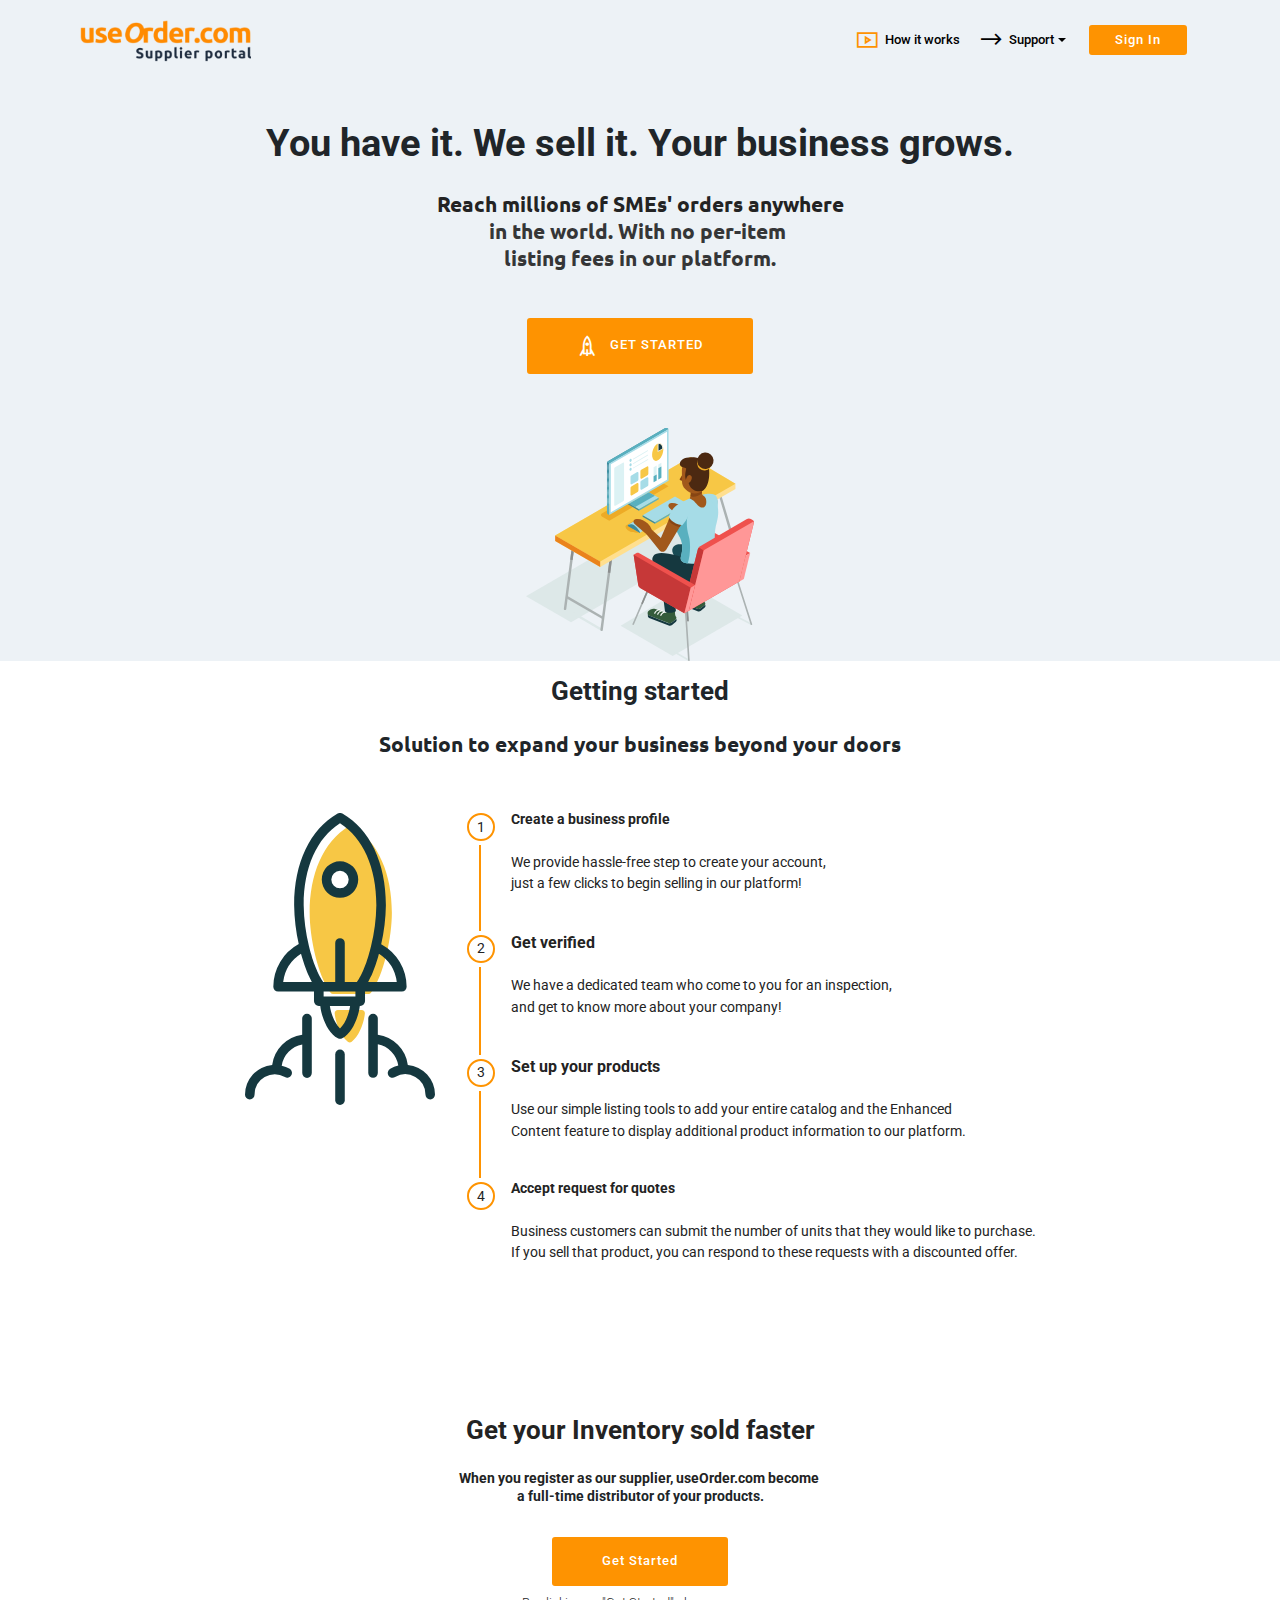
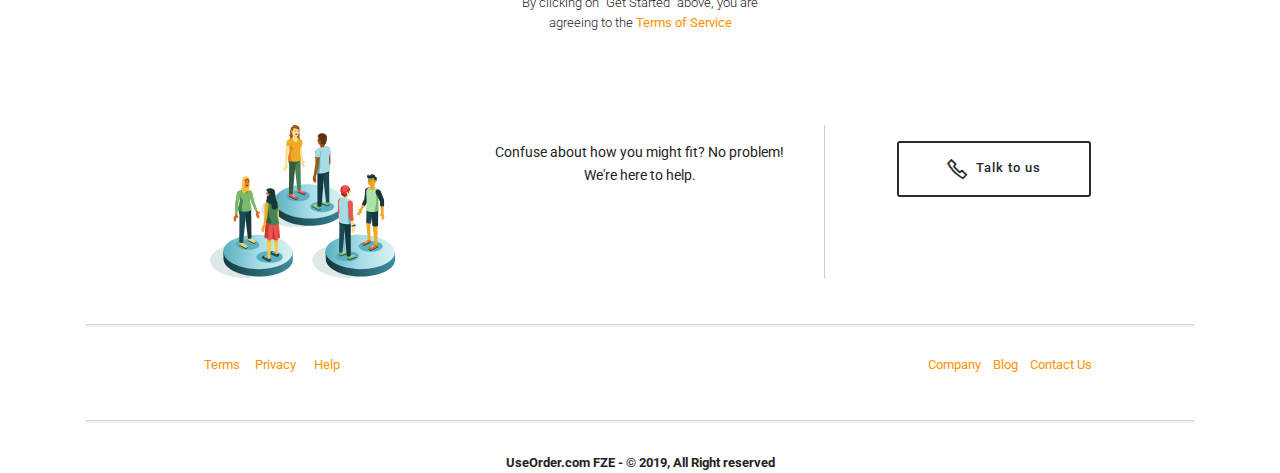
<file: index.html>
<!DOCTYPE html>
<html >
<head>
  <!-- Site made with Mobirise Website Builder v4.9.3, https://mobirise.com -->
  <meta charset="UTF-8">
  <meta http-equiv="X-UA-Compatible" content="IE=edge">
  <meta name="generator" content="Mobirise v4.9.3, mobirise.com">
  <meta name="viewport" content="width=device-width, initial-scale=1, minimum-scale=1">
  <link rel="shortcut icon" href="assets/images/dazzle-1-128x128-1.png" type="image/x-icon">
  <meta name="description" content="">
  <title>Home</title>
  <link rel="stylesheet" href="assets/web/assets/mobirise-icons2/mobirise2.css">
  <link rel="stylesheet" href="assets/tether/tether.min.css">
  <link rel="stylesheet" href="assets/bootstrap/css/bootstrap.min.css">
  <link rel="stylesheet" href="assets/bootstrap/css/bootstrap-grid.min.css">
  <link rel="stylesheet" href="assets/bootstrap/css/bootstrap-reboot.min.css">
  <link rel="stylesheet" href="assets/dropdown/css/style.css">
  <link rel="stylesheet" href="assets/theme/css/style.css">
  <link rel="stylesheet" href="assets/mobirise/css/mbr-additional.css" type="text/css">
  
  
  
</head>
<body>

<!-- Google Analytics -->
<!-- Global site tag (gtag.js) - Google Analytics -->
<script async src="https://www.googletagmanager.com/gtag/js?id=UA-134675288-1"></script>
<script>
  window.dataLayer = window.dataLayer || [];
  function gtag(){dataLayer.push(arguments);}
  gtag('js', new Date());

  gtag('config', 'UA-134675288-1');
</script>

<!-- /Google Analytics -->


  <section class="menu cid-rhuLbF3Mrj" once="menu" id="menu2-u">

    

    <nav class="navbar navbar-expand beta-menu navbar-dropdown align-items-center navbar-toggleable-sm bg-color transparent">
        <button class="navbar-toggler navbar-toggler-right" type="button" data-toggle="collapse" data-target="#navbarSupportedContent" aria-controls="navbarSupportedContent" aria-expanded="false" aria-label="Toggle navigation">
            <div class="hamburger">
                <span></span>
                <span></span>
                <span></span>
                <span></span>
            </div>
        </button>
        <div class="menu-logo">
            <div class="navbar-brand">
                <span class="navbar-logo">
                    <a href="index.html">
                        <img src="assets/images/logonow-5-244x244.png" alt="Mobirise" title="" style="height: 4rem;">
                    </a>
                </span>
                
            </div>
        </div>
        <div class="collapse navbar-collapse" id="navbarSupportedContent">
            <ul class="navbar-nav nav-dropdown" data-app-modern-menu="true"><li class="nav-item"><a class="nav-link link text-black display-4" href="#top" aria-expanded="false"><span class="mobi-mbri mobi-mbri-video-play mbr-iconfont mbr-iconfont-btn" style="color: rgb(254, 147, 1);"></span>How it works</a></li><li class="nav-item dropdown">
                    <a class="nav-link link dropdown-toggle text-black display-4" href="page4.html#header10-1l" data-toggle="dropdown-submenu" aria-expanded="false"><span class="mobi-mbri mobi-mbri-right mbr-iconfont mbr-iconfont-btn"></span>
                        Support</a><div class="dropdown-menu"><a class="dropdown-item text-black display-4" href="page4.html#accordion2-2a">Help center<br>Learn more<br></a></div>
                </li></ul>
            <div class="navbar-buttons mbr-section-btn"><a class="btn btn-sm btn-primary display-4" href="https://suppliers-useorder-signup-authentification.auth.us-east-1.amazoncognito.com/login?response_type=code&client_id=74ou6cuthbeesd1fbcfqaa1pvc&redirect_uri=https://share.hsforms.com/1oiTVEujmROKLrL9jrIRT2A34qjj">Sign In</a></div>
        </div>
    </nav>
</section>

<section class="engine"><a href="https://mobirise.info/a">online web builder</a></section><section class="header4 cid-rhuJ1ALXPg" id="header4-s">

    

    

    <div class="container">
        <div class="row justify-content-md-center">
            <div class="media-content col-md-10">
                <h1 class="mbr-section-title align-center mbr-white pb-3 mbr-bold mbr-fonts-style display-1">You have it. We sell it. Your business grows.</h1>
                <h3 class="mbr-section-subtitle align-center mbr-white mbr-light pb-3 mbr-fonts-style display-5"><strong>Reach millions of SMEs' orders anywhere</strong><div><strong>in the world. With no per-item&nbsp;</strong></div><div><strong>listing fees in our platform.</strong></div></h3>
                <div class="mbr-text align-center mbr-white pb-3">
                    
                </div>
                <div class="mbr-section-btn align-center"><a class="btn btn-md btn-primary display-4" href="https://suppliers-useorder-signup-authentification.auth.us-east-1.amazoncognito.com/signup?response_type=code&client_id=74ou6cuthbeesd1fbcfqaa1pvc&redirect_uri=https://share.hsforms.com/1oiTVEujmROKLrL9jrIRT2A34qjj"><span class="mobi-mbri mobi-mbri-rocket mbr-iconfont mbr-iconfont-btn" style="color: rgb(255, 255, 255);"></span>GET STARTED</a></div>
            </div>
            <div class="mbr-figure pt-5">
                <img src="assets/images/person-at-desk.svg" alt="Mobirise" title="" style="width: 20%;">
            </div>
        </div>
    </div>
</section>

<section class="step3 cid-rhvi5Hh8Ep" id="step3-y">

    

    
    
    <div class="container">
        <h2 class="mbr-section-title pb-3 mbr-fonts-style align-center display-2"><strong>Getting started</strong></h2>
        <h3 class="mbr-section-subtitle pb-5 mbr-fonts-style align-center display-5"><strong>Solution to expand your business beyond your doors</strong></h3>
        <div class="media-container-row">
            <div class="media-block" style="width: 20%;">
                <div class="mbr-figure">
                    <img src="assets/images/business-growth.svg" alt="" title="">
                </div>
            </div>
            <div class="step-container">
                <div class="card separline pb-4">
                    <div class="step-element d-flex">
                        <div class="step-wrapper pr-3">
                            <div class="step d-flex align-items-center justify-content-center">
                                1
                            </div>
                        </div>          
                        <div class="step-text-content">
                            <h4 class="mbr-step-title pb-3 mbr-fonts-style display-7"><strong>Create a business profile</strong></h4>
                            <p class="mbr-step-text mbr-fonts-style display-7">We provide hassle-free step to create your account,&nbsp;<br>just a few clicks to begin selling in our platform!</p>
                        </div>
                    </div>
                </div>

                <div class="card separline pb-4">
                    <div class="step-element d-flex">
                        <div class="step-wrapper pr-3">
                            <div class="step d-flex align-items-center justify-content-center">
                                2
                            </div>
                        </div>          
                        <div class="step-text-content">
                            <h4 class="mbr-step-title pb-3 mbr-fonts-style display-7"><div><span style="font-size: 1rem; background-color: transparent;"><strong>Get verified</strong></span><br></div></h4>
                            <p class="mbr-step-text mbr-fonts-style display-7">We have a dedicated team who come to you for an inspection, <br>and get to know more about your company!</p>
                        </div>
                    </div>
                </div>

                <div class="card separline pb-4">
                    <div class="step-element d-flex">
                        <div class="step-wrapper pr-3">
                            <div class="step d-flex align-items-center justify-content-center">
                                3
                            </div>
                        </div>          
                        <div class="step-text-content">
                            <h4 class="mbr-step-title pb-3 mbr-fonts-style display-7"><div><span style="font-size: 1rem; background-color: transparent;"><strong>Set up your products</strong></span><br></div></h4>
                            <p class="mbr-step-text mbr-fonts-style display-7">Use our simple listing tools to add your entire catalog and the Enhanced <br>Content feature to display additional product information to our platform.</p>
                        </div>
                    </div>
                </div>

                <div class="card">
                    <div class="step-element d-flex">
                        <div class="step-wrapper pr-3">
                            <div class="step d-flex align-items-center justify-content-center">
                                4
                            </div>
                        </div>          
                        <div class="step-text-content">
                            <h4 class="mbr-step-title pb-3 mbr-fonts-style display-7"><strong>
                                Accept request for quotes</strong></h4>
                            <p class="mbr-step-text mbr-fonts-style display-7">Business customers can submit the number of units that they would like to purchase. <br>If you sell that product, you can respond to these requests with a discounted offer.</p>
                        </div>
                    </div>
                </div>

                

                

                

                

                
            </div>
        </div>
    </div>
</section>

<section class="header1 cid-rhuCE1dL53" id="header1-n">

    

    

    <div class="container">
        <div class="row justify-content-md-center">
            <div class="mbr-white col-md-10">
                <h1 class="mbr-section-title align-center mbr-bold pb-3 mbr-fonts-style display-2">Get your Inventory sold faster</h1>
                <h3 class="mbr-section-subtitle align-center mbr-light pb-3 mbr-fonts-style display-7"><strong>When you register as our supplier, useOrder.com become&nbsp;</strong><div><strong>a full-time distributor of your products.</strong></div></h3>
                
                <div class="mbr-section-btn align-center"><a class="btn btn-md btn-primary display-4" href="https://suppliers-useorder-signup-authentification.auth.us-east-1.amazoncognito.com/signup?response_type=code&client_id=74ou6cuthbeesd1fbcfqaa1pvc&redirect_uri=https://share.hsforms.com/1oiTVEujmROKLrL9jrIRT2A34qjj">Get Started</a></div>
            </div>
        </div>
    </div>

</section>

<section class="mbr-section article content1 cid-rhuDXevOaW" id="content1-q">
    
     

    <div class="container">
        <div class="media-container-row">
            <div class="mbr-text col-12 mbr-fonts-style display-4 col-md-6">By clicking on "Get Started" above, you are<div><span style="font-size: 0.8rem;">agreeing to the <a href="page5.html#content4-1u">Terms of Service</a></span><br></div></div>
        </div>
    </div>
</section>

<section class="services4 cid-rhGhjwsPS7" xmlns="http://www.w3.org/1999/html" id="services4-2n">
    <!---->
    
    <!---->
    <!--Overlay-->
    
    <!--Container-->
    <div class="container">
        <div class="row">
            <!--Card-1-->
            <div class="card p-3 col-12">
                <div class="card-wrapper media-container-row media-container-row">
                    <div class="card-box">
                        <div class="row">
                            <div class="col-12 col-md-12 col-lg-4">
                                <div class="wrapper">
                                    <!--Image-->
                                    <div class="mbr-figure" style="width: 60%;">
                                        <img src="assets/images/customer-segments.svg" alt="Mobirise" title="">
                                    </div>
                                </div>
                            </div>
                            <div class="col-12 col-md-7 col-lg-4">
                                <div class="wrapper col-left">
                                    <!--Title-->
                                    
                                    <!--Subtitle-->
                                    <p class="mbr-text mbr-fonts-style pt-3 display-7">Confuse about how you might fit? No problem! We're here to help.<br></p>
                                </div>
                            </div>
                            <div class="col-12 col-md-5 col-lg-4">
                                <div class="wrapper border_wrapper">
                                    <!--Cost-->
                                    
                                    <!--Btn-->
                                    <div class="mbr-section-btn col-right align-center"><a href="tel:+971 4 8867745" class="btn m-0 btn-info-outline display-4"><span class="mobi-mbri mobi-mbri-phone mbr-iconfont mbr-iconfont-btn"></span>Talk to us</a></div>
                                </div>
                            </div>
                        </div>
                    </div>
                </div>
            </div>
            <!--Card-2-->
            
            <!--Card-3-->
            
        </div>
    </div>
</section>

<section class="mbr-section article content9 cid-rhysHMJvv6" id="content9-1k">
    
     

    <div class="container">
        <div class="inner-container" style="width: 100%;">
            <hr class="line" style="width: 100%;">
            <div class="section-text align-center mbr-fonts-style display-4"><p>&nbsp; &nbsp; &nbsp;<a href="page5.html" class="text-primary">Terms</a>&nbsp; &nbsp; &nbsp;<a href="page3.html">Privacy</a> &nbsp; &nbsp; &nbsp;<a href="page4.html#accordion2-2a" class="text-primary">Help</a>&nbsp; &nbsp; &nbsp; &nbsp; &nbsp; &nbsp; &nbsp; &nbsp; &nbsp; &nbsp; &nbsp; &nbsp; &nbsp; &nbsp; &nbsp; &nbsp; &nbsp; &nbsp; &nbsp; &nbsp; &nbsp; &nbsp; &nbsp; &nbsp; &nbsp; &nbsp; &nbsp; &nbsp; &nbsp; &nbsp; &nbsp; &nbsp; &nbsp; &nbsp; &nbsp; &nbsp; &nbsp; &nbsp; &nbsp; &nbsp; &nbsp; &nbsp; &nbsp; &nbsp; &nbsp; &nbsp; &nbsp; &nbsp; &nbsp; &nbsp; &nbsp; &nbsp; &nbsp; &nbsp; &nbsp; &nbsp; &nbsp; &nbsp; &nbsp; &nbsp; &nbsp; &nbsp; &nbsp; &nbsp; &nbsp; &nbsp; &nbsp; &nbsp; &nbsp; &nbsp; &nbsp; &nbsp; &nbsp; &nbsp; &nbsp; &nbsp; &nbsp; &nbsp; &nbsp; &nbsp; &nbsp; &nbsp; &nbsp; &nbsp; &nbsp; &nbsp; &nbsp; &nbsp; &nbsp; &nbsp; &nbsp; &nbsp; &nbsp; &nbsp; &nbsp; &nbsp; &nbsp; &nbsp;&nbsp;<a href="index.html" class="text-primary">Company</a> &nbsp; &nbsp;<a href="index.html" class="text-primary">Blog</a> &nbsp; &nbsp;<a href="mailto:b@suleman.awsapps.com" class="text-primary">Contact Us</a></p></div>
            <hr class="line" style="width: 100%;">
        </div>
        </div>
</section>

<section once="" class="cid-rhuGXRLyRP" id="footer6-r">

    

    

    <div class="container">
        <div class="media-container-row align-center mbr-white">
            <div class="col-12">
                <p class="mbr-text mb-0 mbr-fonts-style display-4"><strong>UseOrder.com FZE - © 2019, All Right reserved</strong><br></p>
            </div>
        </div>
    </div>
</section>


  <script src="assets/web/assets/jquery/jquery.min.js"></script>
  <script src="assets/popper/popper.min.js"></script>
  <script src="assets/tether/tether.min.js"></script>
  <script src="assets/bootstrap/js/bootstrap.min.js"></script>
  <script src="assets/smoothscroll/smooth-scroll.js"></script>
  <script src="assets/dropdown/js/script.min.js"></script>
  <script src="assets/touchswipe/jquery.touch-swipe.min.js"></script>
  <script src="assets/theme/js/script.js"></script>
  
  
</body>
</html>
</file>
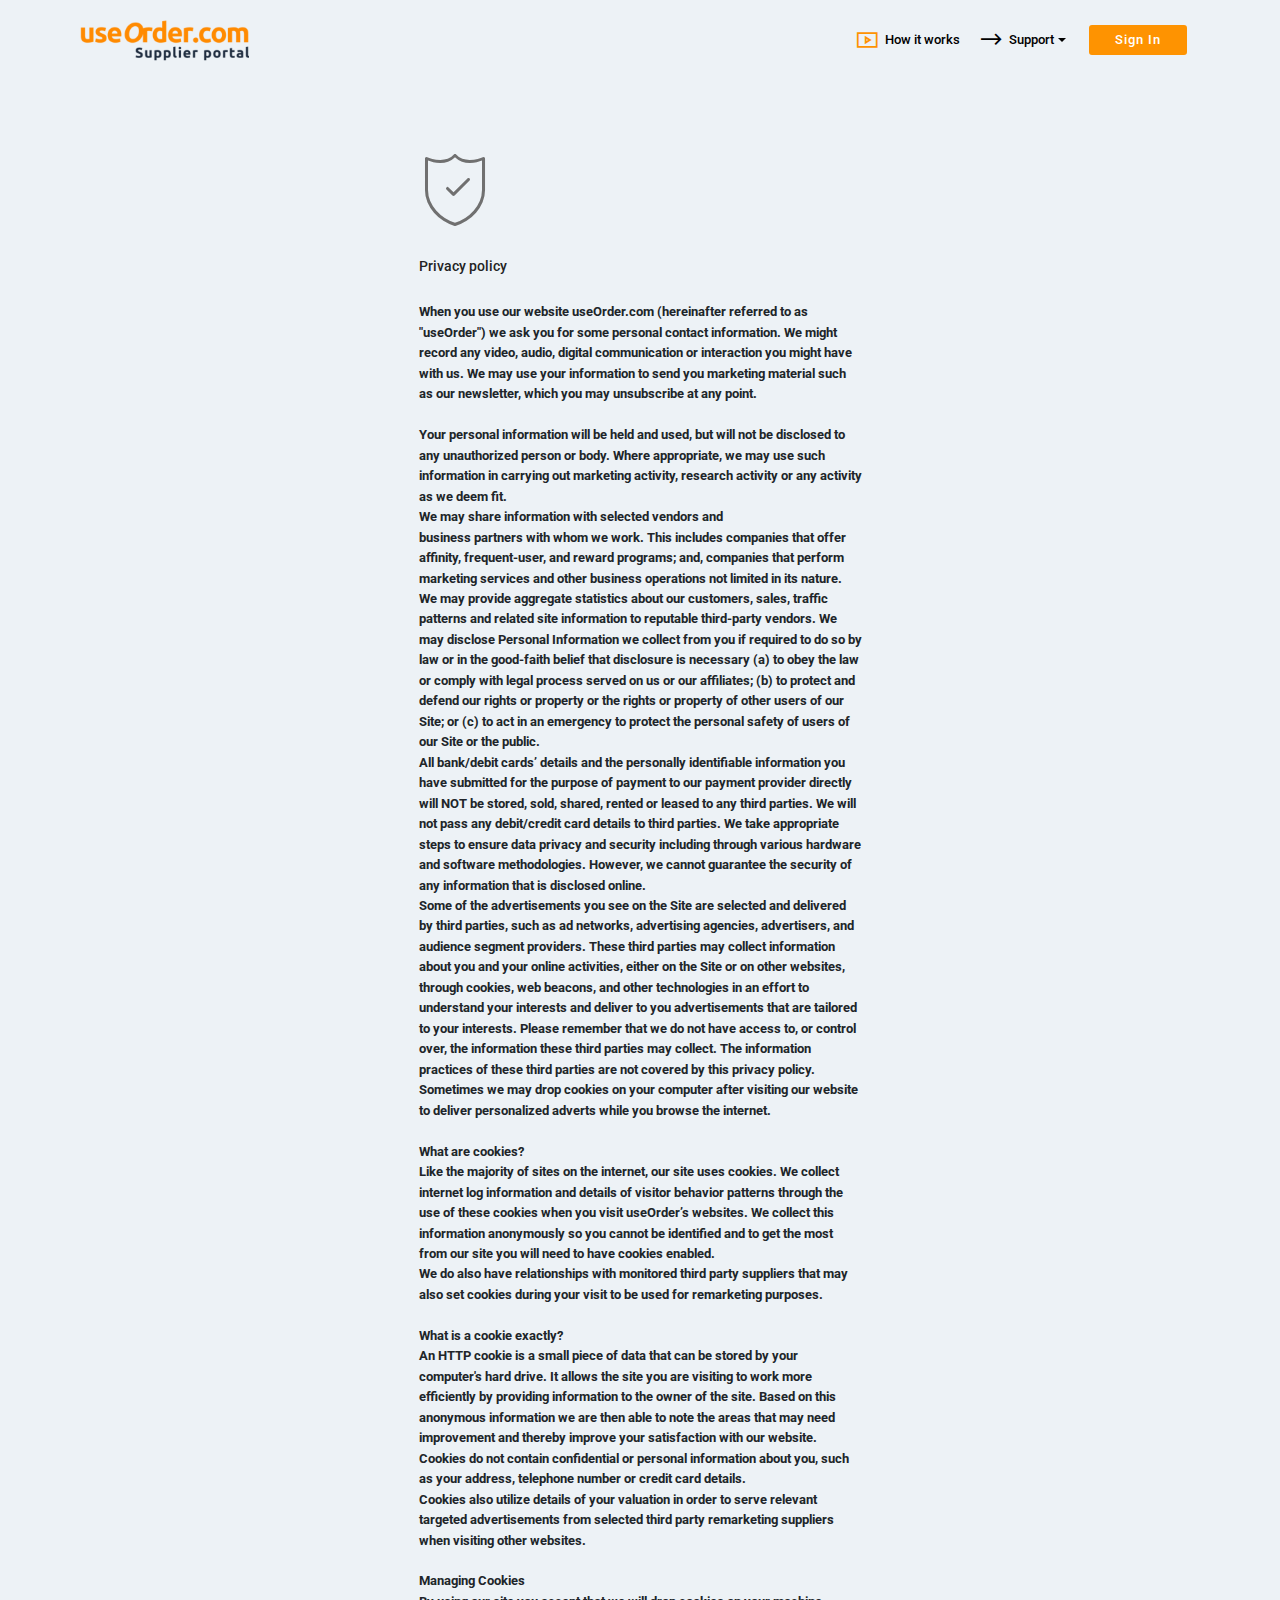
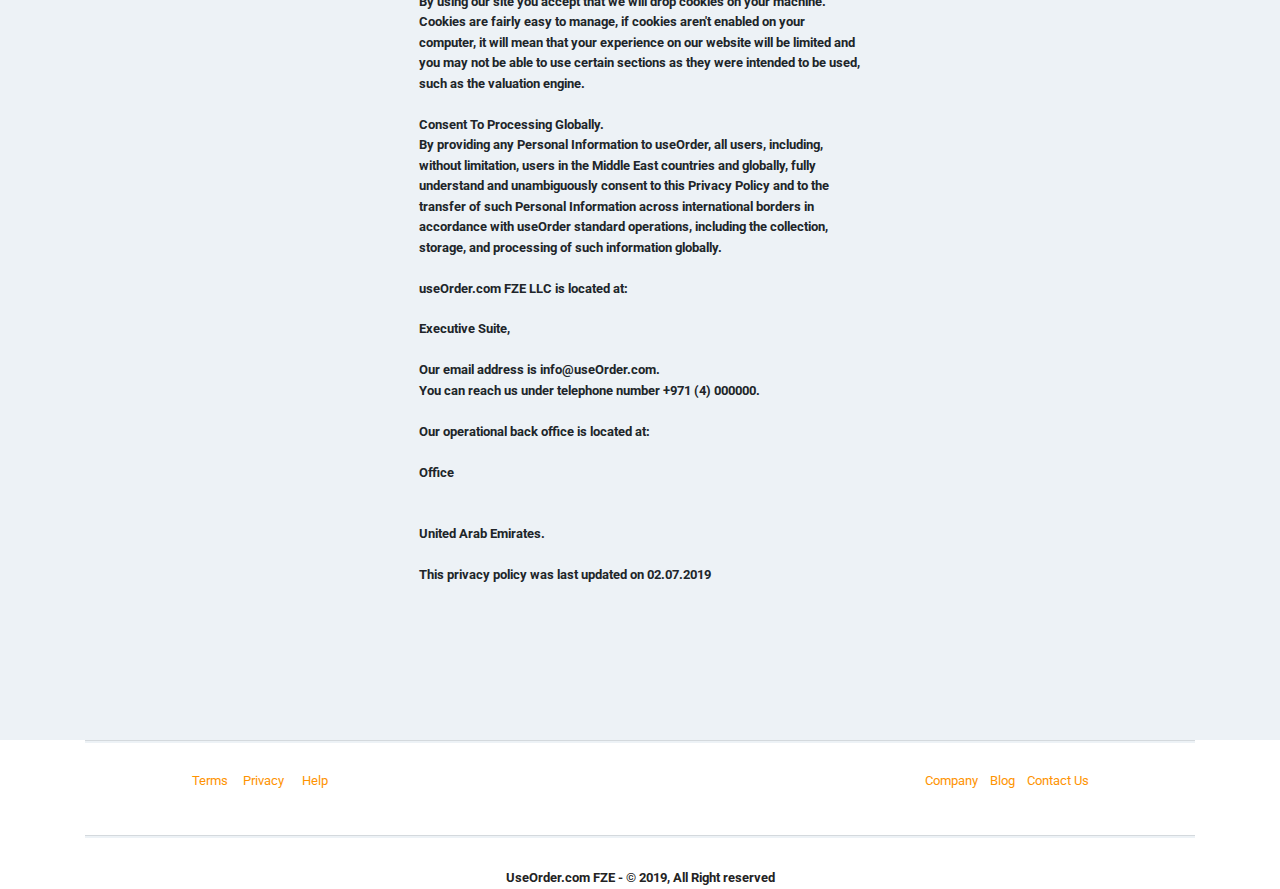
<file: page3.html>
<!DOCTYPE html>
<html >
<head>
  <!-- Site made with Mobirise Website Builder v4.9.3, https://mobirise.com -->
  <meta charset="UTF-8">
  <meta http-equiv="X-UA-Compatible" content="IE=edge">
  <meta name="generator" content="Mobirise v4.9.3, mobirise.com">
  <meta name="viewport" content="width=device-width, initial-scale=1, minimum-scale=1">
  <link rel="shortcut icon" href="assets/images/dazzle-1-128x128-1.png" type="image/x-icon">
  <meta name="description" content="">
  <title>Privacy</title>
  <link rel="stylesheet" href="assets/web/assets/mobirise-icons2/mobirise2.css">
  <link rel="stylesheet" href="assets/web/assets/mobirise-icons/mobirise-icons.css">
  <link rel="stylesheet" href="assets/tether/tether.min.css">
  <link rel="stylesheet" href="assets/bootstrap/css/bootstrap.min.css">
  <link rel="stylesheet" href="assets/bootstrap/css/bootstrap-grid.min.css">
  <link rel="stylesheet" href="assets/bootstrap/css/bootstrap-reboot.min.css">
  <link rel="stylesheet" href="assets/dropdown/css/style.css">
  <link rel="stylesheet" href="assets/theme/css/style.css">
  <link rel="stylesheet" href="assets/mobirise/css/mbr-additional.css" type="text/css">
  
  
  
</head>
<body>

<!-- Google Analytics -->
<!-- Global site tag (gtag.js) - Google Analytics -->
<script async src="https://www.googletagmanager.com/gtag/js?id=UA-134675288-1"></script>
<script>
  window.dataLayer = window.dataLayer || [];
  function gtag(){dataLayer.push(arguments);}
  gtag('js', new Date());

  gtag('config', 'UA-134675288-1');
</script>

<!-- /Google Analytics -->


  <section class="menu cid-riDmZZNd1K" once="menu" id="menu2-1k">

    

    <nav class="navbar navbar-expand beta-menu navbar-dropdown align-items-center navbar-toggleable-sm bg-color transparent">
        <button class="navbar-toggler navbar-toggler-right" type="button" data-toggle="collapse" data-target="#navbarSupportedContent" aria-controls="navbarSupportedContent" aria-expanded="false" aria-label="Toggle navigation">
            <div class="hamburger">
                <span></span>
                <span></span>
                <span></span>
                <span></span>
            </div>
        </button>
        <div class="menu-logo">
            <div class="navbar-brand">
                <span class="navbar-logo">
                    <a href="index.html">
                        <img src="assets/images/logonow-1-244x244.png" alt="Mobirise" title="" style="height: 4rem;">
                    </a>
                </span>
                
            </div>
        </div>
        <div class="collapse navbar-collapse" id="navbarSupportedContent">
            <ul class="navbar-nav nav-dropdown" data-app-modern-menu="true"><li class="nav-item"><a class="nav-link link text-black display-4" href="#top" aria-expanded="false"><span class="mobi-mbri mobi-mbri-video-play mbr-iconfont mbr-iconfont-btn" style="color: rgb(254, 147, 1);"></span>How it works</a></li><li class="nav-item dropdown open">
                    <a class="nav-link link dropdown-toggle text-black display-4" href="page4.html#header10-1l" data-toggle="dropdown-submenu" aria-expanded="true"><span class="mobi-mbri mobi-mbri-right mbr-iconfont mbr-iconfont-btn"></span>
                        Support</a><div class="dropdown-menu"><a class="dropdown-item text-black display-4" href="page4.html#accordion2-2a">Help center<br>Learn more<br></a></div>
                </li></ul>
            <div class="navbar-buttons mbr-section-btn"><a class="btn btn-sm btn-primary display-4" href="https://suppliers-useorder-signup-authentification.auth.us-east-1.amazoncognito.com/login?response_type=code&client_id=74ou6cuthbeesd1fbcfqaa1pvc&redirect_uri=https://share.hsforms.com/1oiTVEujmROKLrL9jrIRT2A34qjj">Sign In</a></div>
        </div>
    </nav>
</section>

<section class="engine"><a href="https://mobirise.info/y">free html website templates</a></section><section class="features6 cid-rinvRBpETC" id="features6-1o">
    
    

    
    <div class="container">
        <div class="media-container-row">

            <div class="card p-3 col-12 col-md-6">
                <div class="card-img pb-3">
                    <span class="mbr-iconfont mbri-protect"></span>
                </div>
                <div class="card-box">
                    <h4 class="card-title py-3 mbr-fonts-style display-7">
                        Privacy policy</h4>
                    <p class="mbr-text mbr-fonts-style display-4"><strong>When you use our website useOrder.com (hereinafter referred to as "useOrder") we ask you for some personal contact information. We might record any video, audio, digital communication or interaction you might have with us. We may use your information to send you marketing material such as our newsletter, which you may unsubscribe at any point.<br><br>Your personal information will be held and used, but will not be disclosed to any unauthorized person or body. Where appropriate, we may use such information in carrying out marketing activity, research activity or any activity as we deem fit. <br>We may share information with selected vendors and<br>business partners with whom we work. This includes companies that offer affinity, frequent-user, and reward programs; and, companies that perform marketing services and other business operations not limited in its nature. We may provide aggregate statistics about our customers, sales, traffic patterns and related site information to reputable third-party vendors. We may disclose Personal Information we collect from you if required to do so by law or in the good-faith belief that disclosure is necessary (a) to obey the law or comply with legal process served on us or our affiliates; (b) to protect and defend our rights or property or the rights or property of other users of our Site; or (c) to act in an emergency to protect the personal safety of users of our Site or the public.<br>All bank/debit cards’ details and the personally identifiable information you have submitted for the purpose of payment to our payment provider directly will NOT be stored, sold, shared, rented or leased to any third parties. We will not pass any debit/credit card details to third parties. We take appropriate steps to ensure data privacy and security including through various hardware and software methodologies. However, we cannot guarantee the security of any information that is disclosed online.<br>Some of the advertisements you see on the Site are selected and delivered by third parties, such as ad networks, advertising agencies, advertisers, and audience segment providers. These third parties may collect information about you and your online activities, either on the Site or on other websites, through cookies, web beacons, and other technologies in an effort to understand your interests and deliver to you advertisements that are tailored to your interests. Please remember that we do not have access to, or control over, the information these third parties may collect. The information practices of these third parties are not covered by this privacy policy. Sometimes we may drop cookies on your computer after visiting our website to deliver personalized adverts while you browse the internet.<br><br>What are cookies?<br>Like the majority of sites on the internet, our site uses cookies. We collect internet log information and details of visitor behavior patterns through the use of these cookies when you visit useOrder’s websites. We collect this information anonymously so you cannot be identified and to get the most from our site you will need to have cookies enabled.<br>We do also have relationships with monitored third party suppliers that may also set cookies during your visit to be used for remarketing purposes.<br><br>What is a cookie exactly?<br>An HTTP cookie is a small piece of data that can be stored by your computer's hard drive. It allows the site you are visiting to work more efficiently by providing information to the owner of the site. Based on this anonymous information we are then able to note the areas that may need improvement and thereby improve your satisfaction with our website.<br>Cookies do not contain confidential or personal information about you, such as your address, telephone number or credit card details.<br>Cookies also utilize details of your valuation in order to serve relevant targeted advertisements from selected third party remarketing suppliers when visiting other websites.<br><br>Managing Cookies<br>By using our site you accept that we will drop cookies on your machine.<br>Cookies are fairly easy to manage, if cookies aren't enabled on your computer, it will mean that your experience on our website will be limited and you may not be able to use certain sections as they were intended to be used, such as the valuation engine.<br><br>Consent To Processing Globally.<br>By providing any Personal Information to useOrder, all users, including, without limitation, users in the Middle East countries and globally, fully understand and unambiguously consent to this Privacy Policy and to the transfer of such Personal Information across international borders in accordance with useOrder standard operations, including the collection, storage, and processing of such information globally.<br><br>useOrder.com FZE LLC is located at: <br><br>Executive Suite, <br><br>Our email address is info@useOrder.com.<br>You can reach us under telephone number +971 (4) 000000.<br><br>Our operational back office is located at:<br><br>Office <br><br><br>United Arab Emirates.<br><br>This privacy policy was last updated on 02.07.2019</strong></p>
                </div>
            </div>

            

            

            

        </div>

    </div>

</section>

<section class="mbr-section article content9 cid-risVNT5VCG" id="content9-1x">
    
     

    <div class="container">
        <div class="inner-container" style="width: 100%;">
            <hr class="line" style="width: 100%;">
            <div class="section-text align-center mbr-fonts-style display-4"><p><a href="page5.html#content4-1u" class="text-primary">Terms</a>&nbsp; &nbsp; &nbsp;<a href="#top">Privacy</a> &nbsp; &nbsp; &nbsp;<a href="page4.html#accordion2-2a" class="text-primary">Help</a>&nbsp;&nbsp;&nbsp; &nbsp; &nbsp; &nbsp; &nbsp; &nbsp; &nbsp; &nbsp; &nbsp; &nbsp; &nbsp; &nbsp; &nbsp; &nbsp; &nbsp; &nbsp; &nbsp; &nbsp; &nbsp; &nbsp; &nbsp; &nbsp; &nbsp; &nbsp; &nbsp; &nbsp; &nbsp; &nbsp; &nbsp; &nbsp; &nbsp; &nbsp; &nbsp; &nbsp; &nbsp; &nbsp; &nbsp; &nbsp; &nbsp; &nbsp; &nbsp; &nbsp; &nbsp; &nbsp; &nbsp; &nbsp; &nbsp; &nbsp; &nbsp; &nbsp; &nbsp; &nbsp; &nbsp; &nbsp; &nbsp; &nbsp; &nbsp; &nbsp; &nbsp; &nbsp; &nbsp; &nbsp; &nbsp; &nbsp; &nbsp; &nbsp; &nbsp; &nbsp; &nbsp; &nbsp; &nbsp; &nbsp; &nbsp; &nbsp; &nbsp; &nbsp; &nbsp; &nbsp; &nbsp; &nbsp; &nbsp; &nbsp; &nbsp; &nbsp; &nbsp; &nbsp; &nbsp; &nbsp; &nbsp; &nbsp; &nbsp; &nbsp; &nbsp; &nbsp; &nbsp; &nbsp; &nbsp; &nbsp; &nbsp;<a href="index.html" class="text-primary">Company</a> &nbsp; &nbsp;<a href="index.html" class="text-primary">Blog</a> &nbsp; &nbsp;<a href="mailto:b@suleman.awsapps.com" class="text-primary">Contact Us</a></p></div>
            <hr class="line" style="width: 100%;">
        </div>
        </div>
</section>

<section once="" class="cid-rhuGXRLyRP" id="footer6-1m">

    

    

    <div class="container">
        <div class="media-container-row align-center mbr-white">
            <div class="col-12">
                <p class="mbr-text mb-0 mbr-fonts-style display-4"><strong>UseOrder.com FZE - © 2019, All Right reserved</strong><br></p>
            </div>
        </div>
    </div>
</section>


  <script src="assets/web/assets/jquery/jquery.min.js"></script>
  <script src="assets/popper/popper.min.js"></script>
  <script src="assets/tether/tether.min.js"></script>
  <script src="assets/bootstrap/js/bootstrap.min.js"></script>
  <script src="assets/smoothscroll/smooth-scroll.js"></script>
  <script src="assets/dropdown/js/script.min.js"></script>
  <script src="assets/touchswipe/jquery.touch-swipe.min.js"></script>
  <script src="assets/theme/js/script.js"></script>
  
  
</body>
</html>
</file>
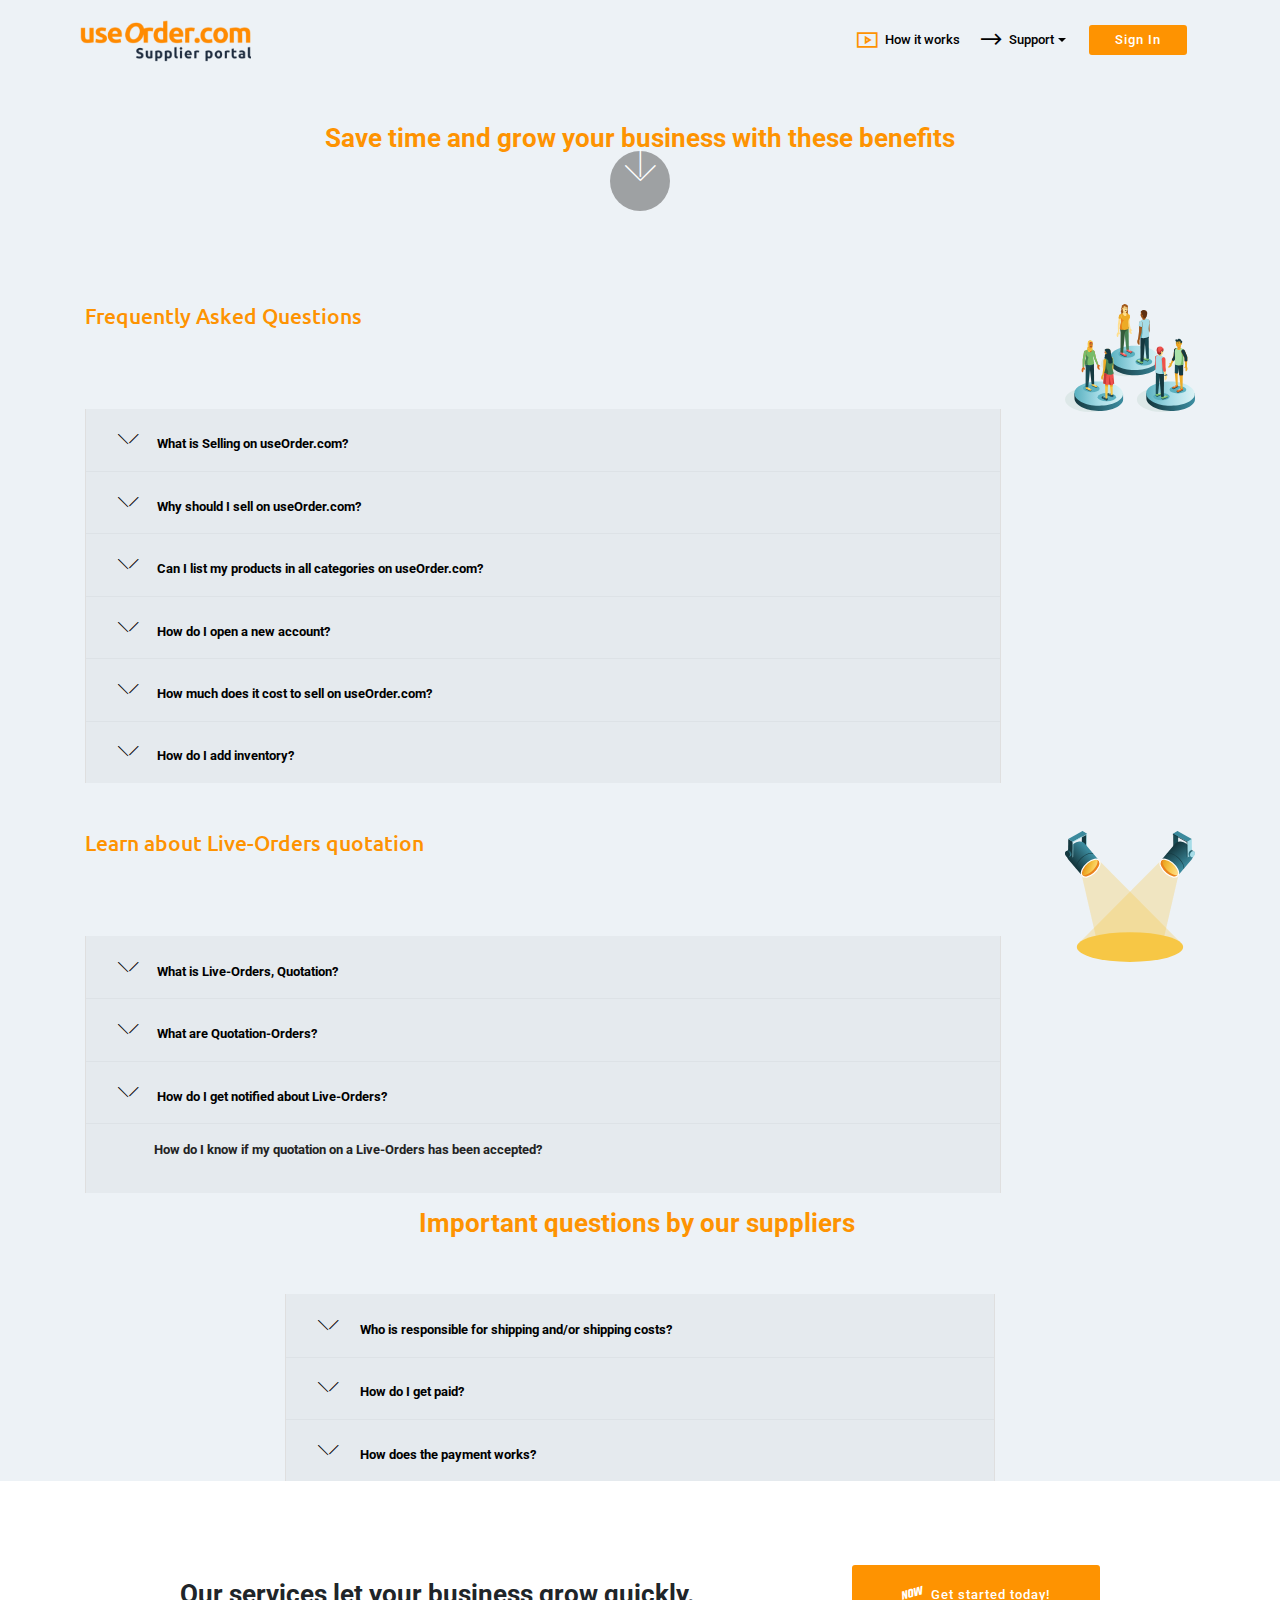
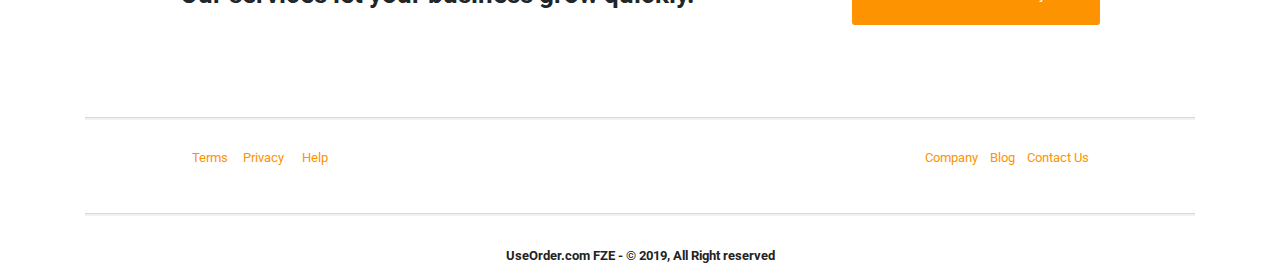
<file: page4.html>
<!DOCTYPE html>
<html >
<head>
  <!-- Site made with Mobirise Website Builder v4.9.3, https://mobirise.com -->
  <meta charset="UTF-8">
  <meta http-equiv="X-UA-Compatible" content="IE=edge">
  <meta name="generator" content="Mobirise v4.9.3, mobirise.com">
  <meta name="viewport" content="width=device-width, initial-scale=1, minimum-scale=1">
  <link rel="shortcut icon" href="assets/images/dazzle-1-128x128-1.png" type="image/x-icon">
  <meta name="description" content="">
  <title>support</title>
  <link rel="stylesheet" href="assets/web/assets/mobirise-icons/mobirise-icons.css">
  <link rel="stylesheet" href="assets/web/assets/mobirise-icons2/mobirise2.css">
  <link rel="stylesheet" href="assets/tether/tether.min.css">
  <link rel="stylesheet" href="assets/bootstrap/css/bootstrap.min.css">
  <link rel="stylesheet" href="assets/bootstrap/css/bootstrap-grid.min.css">
  <link rel="stylesheet" href="assets/bootstrap/css/bootstrap-reboot.min.css">
  <link rel="stylesheet" href="assets/socicon/css/styles.css">
  <link rel="stylesheet" href="assets/dropdown/css/style.css">
  <link rel="stylesheet" href="assets/theme/css/style.css">
  <link rel="stylesheet" href="assets/mobirise/css/mbr-additional.css" type="text/css">
  
  
  
</head>
<body>

<!-- Google Analytics -->
<!-- Global site tag (gtag.js) - Google Analytics -->
<script async src="https://www.googletagmanager.com/gtag/js?id=UA-134675288-1"></script>
<script>
  window.dataLayer = window.dataLayer || [];
  function gtag(){dataLayer.push(arguments);}
  gtag('js', new Date());

  gtag('config', 'UA-134675288-1');
</script>

<!-- /Google Analytics -->


  <section class="menu cid-riDn5OOu4b" once="menu" id="menu2-1l">

    

    <nav class="navbar navbar-expand beta-menu navbar-dropdown align-items-center navbar-toggleable-sm bg-color transparent">
        <button class="navbar-toggler navbar-toggler-right" type="button" data-toggle="collapse" data-target="#navbarSupportedContent" aria-controls="navbarSupportedContent" aria-expanded="false" aria-label="Toggle navigation">
            <div class="hamburger">
                <span></span>
                <span></span>
                <span></span>
                <span></span>
            </div>
        </button>
        <div class="menu-logo">
            <div class="navbar-brand">
                <span class="navbar-logo">
                    <a href="index.html">
                        <img src="assets/images/logonow-5-244x244.png" alt="Mobirise" title="" style="height: 4rem;">
                    </a>
                </span>
                
            </div>
        </div>
        <div class="collapse navbar-collapse" id="navbarSupportedContent">
            <ul class="navbar-nav nav-dropdown" data-app-modern-menu="true"><li class="nav-item"><a class="nav-link link text-black display-4" href="#top" aria-expanded="false"><span class="mobi-mbri mobi-mbri-video-play mbr-iconfont mbr-iconfont-btn" style="color: rgb(254, 147, 1);"></span>How it works</a></li><li class="nav-item dropdown">
                    <a class="nav-link link dropdown-toggle text-black display-4" href="page4.html#header10-1l" data-toggle="dropdown-submenu" aria-expanded="false"><span class="mobi-mbri mobi-mbri-right mbr-iconfont mbr-iconfont-btn"></span>
                        Support</a><div class="dropdown-menu"><a class="dropdown-item text-black display-4" href="page4.html#accordion2-2a">Help center<br>Learn more<br></a></div>
                </li></ul>
            <div class="navbar-buttons mbr-section-btn"><a class="btn btn-sm btn-primary display-4" href="https://suppliers-useorder-signup-authentification.auth.us-east-1.amazoncognito.com/login?response_type=code&client_id=74ou6cuthbeesd1fbcfqaa1pvc&redirect_uri=https://share.hsforms.com/1oiTVEujmROKLrL9jrIRT2A34qjj">Sign In</a></div>
        </div>
    </nav>
</section>

<section class="engine"><a href="https://mobirise.info/i">website creation software</a></section><section class="header10 cid-ris0qx9Oth" id="header10-1l">

    

    

    <div class="container">
        <div class="media-container-column mbr-white p-5 align-left">
            <h1 class="mbr-section-title mbr-bold pb-3 mbr-fonts-style display-2">Save time and grow your business with these benefits</h1>
            
            
            
        </div>
    </div>

    <div class="mbr-arrow hidden-sm-down" aria-hidden="true">
        <a href="#next">
            <i class="mbri-down mbr-iconfont"></i>
        </a>
    </div>
</section>

<section class="accordion2 cid-rhEXlCjUZV" id="accordion2-2a">

    


    
    <div class="container">
        <div class="media-container-row pt-5">
            <div class="accordion-content">
                <h2 class="mbr-section-title align-center pb-3 mbr-fonts-style display-5">Frequently Asked Questions</h2>
                
                <div id="bootstrap-accordion_13" class="panel-group accordionStyles accordion pt-5 mt-3" role="tablist" aria-multiselectable="true">
                        <div class="card">
                            <div class="card-header" role="tab" id="headingOne">
                                <a role="button" class="collapsed panel-title text-black" data-toggle="collapse" data-core="" href="#collapse1_13" aria-expanded="false" aria-controls="collapse1">
                                    <h4 class="mbr-fonts-style display-4">
                                        <span class="sign mbr-iconfont mbri-arrow-down inactive"></span><strong>&nbsp;What is Selling on useOrder.com?
                                    </strong></h4>
                                </a>
                            </div>
                            <div id="collapse1_13" class="panel-collapse noScroll collapse" role="tabpanel" aria-labelledby="headingOne" data-parent="#bootstrap-accordion_13">
                                <div class="panel-body p-4">
                                    <p class="mbr-fonts-style panel-text display-7">Selling on useOrder.com is a program that enables a manufacturer, supplier, wholesaler, distributor, and vendor to sell their products and inventory on useOrder.com and reach millions of SMEs anywhere in the world. With no per-item listing fees in our platform.</p>
                                </div>
                            </div>
                        </div>
                
                        <div class="card">
                            <div class="card-header" role="tab" id="headingTwo">
                                <a role="button" class="collapsed panel-title text-black" data-toggle="collapse" data-core="" href="#collapse2_13" aria-expanded="false" aria-controls="collapse2">
                                    <h4 class="mbr-fonts-style mbr-fonts-style display-4">
                                        <span class="sign mbr-iconfont mbri-arrow-down inactive"></span><strong>&nbsp;Why should I sell on useOrder.com?
                                    </strong></h4>
                                </a>
                                
                            </div>
                            <div id="collapse2_13" class="panel-collapse noScroll collapse" role="tabpanel" aria-labelledby="headingTwo" data-parent="#bootstrap-accordion_13">
                                <div class="panel-body p-4">
                                    <p class="mbr-fonts-style panel-text display-7">When the registration is complete, you will receive access to our Live-Orders, you reach millions of SMEs anywhere in the world. With no per-item listing fees in our platform.</p>
                                </div>
                            </div>
                        </div>
                
                        <div class="card">
                            <div class="card-header" role="tab" id="headingThree">
                                <a role="button" class="collapsed panel-title text-black" data-toggle="collapse" data-core="" href="#collapse3_13" aria-expanded="false" aria-controls="collapse3">
                                    <h4 class="mbr-fonts-style display-4">
                                        <span class="sign mbr-iconfont mbri-arrow-down inactive"></span><strong>&nbsp;Can I list my products in all categories on useOrder.com?
                                    </strong></h4>
                                </a>
                            </div>
                            <div id="collapse3_13" class="panel-collapse noScroll collapse" role="tabpanel" aria-labelledby="headingThree" data-parent="#bootstrap-accordion_13">
                                <div class="panel-body p-4">
                                    <p class="mbr-fonts-style panel-text display-7">Yes, you can, in fact, we highly recommend that you add all your inventory</p>
                                </div>
                            </div>
                        </div>
                
                        <div class="card">
                            <div class="card-header" role="tab" id="headingFour">
                                <a role="button" class="collapsed panel-title text-black" data-toggle="collapse" data-core="" href="#collapse4_13" aria-expanded="false" aria-controls="collapse4">
                                    <h4 class="mbr-fonts-style display-4">
                                        <span class="sign mbr-iconfont mbri-arrow-down inactive"></span><strong>&nbsp;How do I open a new account?</strong></h4>
                                </a>
                            </div>
                            <div id="collapse4_13" class="panel-collapse noScroll collapse" role="tabpanel" aria-labelledby="headingFour" data-parent="#bootstrap-accordion_13">
                                <div class="panel-body p-4">
                                    <p class="mbr-fonts-style panel-text display-7"><br>Registering as a supplier on useOrder.com is very easy. Simply fill out the registration form. An email will be sent to the address on the registration form, once your registration has been approved we have a dedicated team who come to you for an inspection, and get to know more about your company! (might take up to 72 hours),  providing you with instructions on how to sell in the platform than we activate your account.&nbsp;</p>
                                </div>
                            </div>
                        </div>
                
                        <div class="card">
                            <div class="card-header" role="tab" id="headingFive">
                                <a role="button" class="collapsed panel-title text-black" data-toggle="collapse" data-core="" href="#collapse5_13" aria-expanded="false" aria-controls="collapse5">
                                    <h4 class="mbr-fonts-style display-4">
                                        <span class="sign mbr-iconfont mbri-arrow-down inactive"></span><strong>&nbsp;How much does it cost to sell on useOrder.com?</strong></h4>
                                </a>
                            </div>
                            <div id="collapse5_13" class="panel-collapse noScroll collapse" role="tabpanel" aria-labelledby="headingFive" data-parent="#bootstrap-accordion_13">
                                <div class="panel-body p-4">
                                    <p class="mbr-fonts-style panel-text display-7">useOrder.com does not charge any fee to register on our website, however, we take a percentage of each order.</p>
                                </div>
                            </div>
                        </div>
                
                        <div class="card">
                            <div class="card-header" role="tab" id="headingSix">
                                <a role="button" class="collapsed panel-title text-black" data-toggle="collapse" data-core="" href="#collapse6_13" aria-expanded="false" aria-controls="collapse6">
                                    <h4 class="mbr-fonts-style display-4">
                                        <span class="sign mbr-iconfont mbri-arrow-down inactive"></span><strong>&nbsp;How do I add inventory?</strong></h4>
                                </a>
                            </div>
                            <div id="collapse6_13" class="panel-collapse noScroll collapse" role="tabpanel" aria-labelledby="headingSix" data-parent="#bootstrap-accordion_13">
                                <div class="panel-body p-4">
                                    <p class="mbr-fonts-style panel-text display-7">Inside your dashboard, it takes you 3 click to add any products.</p>
                                </div>
                            </div>
                        </div>
                </div>
            </div>
            <div class="mbr-figure" style="width: 20%;">
                    <img src="assets/images/customer-segments.svg" alt="Mobirise" title="">
            </div>
        </div>
    </div>
</section>

<section class="accordion2 cid-rhEXjUJCUM" id="accordion2-28">

    


    
    <div class="container">
        <div class="media-container-row pt-5">
            <div class="accordion-content">
                <h2 class="mbr-section-title align-center pb-3 mbr-fonts-style display-5">Learn about Live-Orders quotation</h2>
                
                <div id="bootstrap-accordion_14" class="panel-group accordionStyles accordion pt-5 mt-3" role="tablist" aria-multiselectable="true">
                        <div class="card">
                            <div class="card-header" role="tab" id="headingOne">
                                <a role="button" class="collapsed panel-title text-black" data-toggle="collapse" data-core="" href="#collapse1_14" aria-expanded="false" aria-controls="collapse1">
                                    <h4 class="mbr-fonts-style display-4">
                                        <span class="sign mbr-iconfont mbri-arrow-down inactive"></span><strong>&nbsp;What is Live-Orders, Quotation?</strong></h4>
                                </a>
                            </div>
                            <div id="collapse1_14" class="panel-collapse noScroll collapse" role="tabpanel" aria-labelledby="headingOne" data-parent="#bootstrap-accordion_14">
                                <div class="panel-body p-4">
                                    <p class="mbr-fonts-style panel-text display-7">Live-Orders are real-time orders from our many requested quotation, whereby customers are willing to buy goods.  Live-Orders are only running for a few minutes (e.g. 45 minutes) and quotation can be placed after you receive a detailed invoice on your suppliers central. If you have quoted the lowest quote first, you will be awarded the order. Remember, useOrder.com is not conducting auctions. You will be able to offer your price you are willing to sell your goods for. If the price is accepted and you have been the first to submit the lowest valid price, you will be awarded the order. We'll order the goods from you.<br></p>
                                </div>
                            </div>
                        </div>
                
                        <div class="card">
                            <div class="card-header" role="tab" id="headingTwo">
                                <a role="button" class="collapsed panel-title text-black" data-toggle="collapse" data-core="" href="#collapse2_14" aria-expanded="false" aria-controls="collapse2">
                                    <h4 class="mbr-fonts-style mbr-fonts-style display-4">
                                        <span class="sign mbr-iconfont mbri-arrow-down inactive"></span><strong>&nbsp;What are Quotation-Orders?</strong></h4>
                                </a>
                                
                            </div>
                            <div id="collapse2_14" class="panel-collapse noScroll collapse" role="tabpanel" aria-labelledby="headingTwo" data-parent="#bootstrap-accordion_14">
                                <div class="panel-body p-4">
                                    <p class="mbr-fonts-style panel-text display-7">A live quotation is where you complete with others supplier who offers the same products that you're offering, who whatever give the best price wine the order. The quotation is on your supplier dashboard where you can see all requested quotes from you so you can submit your best price and see what others also offering so you complete with them to win the order; if your price is the lowest one, that you're the winner, and we'll order from you.<br></p>
                                </div>
                            </div>
                        </div>
                
                        <div class="card">
                            <div class="card-header" role="tab" id="headingThree">
                                <a role="button" class="collapsed panel-title text-black" data-toggle="collapse" data-core="" href="#collapse3_14" aria-expanded="false" aria-controls="collapse3">
                                    <h4 class="mbr-fonts-style display-4">
                                        <span class="sign mbr-iconfont mbri-arrow-down inactive"></span><strong>&nbsp;How do I get notified about Live-Orders?</strong></h4>
                                </a>
                            </div>
                            <div id="collapse3_14" class="panel-collapse noScroll collapse" role="tabpanel" aria-labelledby="headingThree" data-parent="#bootstrap-accordion_14">
                                <div class="panel-body p-4">
                                    <p class="mbr-fonts-style panel-text display-7">Live-Orders only run for a few minutes (e.g. 45 minutes). We will send you an instant email notifying you about Live-Orders quotation. We recommend keeping your account open in front of your desk. You will receive every order we have. Please contact our service hotline, if you need help.</p>
                                </div>
                            </div>
                        </div>
                
                        <div class="card">
                            <div class="card-header" role="tab" id="headingFour">
                                <a role="button" class="collapsed panel-title text-black" data-toggle="collapse" data-core="" href="#collapse4_14" aria-expanded="false" aria-controls="collapse4">
                                    <h4 class="mbr-fonts-style display-4"><p><strong>&nbsp; &nbsp; &nbsp; &nbsp; &nbsp; &nbsp; How do I know if my quotation on a Live-Orders has been accepted?</strong></p></h4>
                                </a>
                            </div>
                            <div id="collapse4_14" class="panel-collapse noScroll collapse" role="tabpanel" aria-labelledby="headingFour" data-parent="#bootstrap-accordion_14">
                                <div class="panel-body p-4">
                                    <p class="mbr-fonts-style panel-text display-7">&nbsp; &nbsp; &nbsp; &nbsp; &nbsp; &nbsp; You will receive an email notification with the proforma invoice and the payments.&nbsp;</p>
                                </div>
                            </div>
                        </div>
                
                        
                
                        
                </div>
            </div>
            <div class="mbr-figure" style="width: 20%;">
                    <img src="assets/images/spotlight.svg" alt="Mobirise" title="">
            </div>
        </div>
    </div>
</section>

<section class="accordion1 cid-rirYMzDtgS" id="accordion1-1k">

    

    
    <div class="container">
        <div class="media-container-row">
            <div class="col-12 col-md-8">
                <div class="section-head text-center space30">
                    <h2 class="mbr-section-title pb-5 mbr-fonts-style display-2"><strong>Important questions by our suppliers </strong></h2>
                </div>
                <div class="clearfix"></div>
                <div id="bootstrap-accordion_15" class="panel-group accordionStyles accordion" role="tablist" aria-multiselectable="true">
                    <div class="card">
                        <div class="card-header" role="tab" id="headingOne">
                            <a role="button" class="panel-title collapsed text-black" data-toggle="collapse" data-core="" href="#collapse1_15" aria-expanded="false" aria-controls="collapse1">
                                <h4 class="mbr-fonts-style display-4">
                                    <span class="sign mbr-iconfont mbri-arrow-down inactive"></span><strong>&nbsp; Who is responsible for shipping and/or shipping costs?</strong></h4>
                            </a>
                        </div>
                        <div id="collapse1_15" class="panel-collapse noScroll collapse " role="tabpanel" aria-labelledby="headingOne" data-parent="#bootstrap-accordion_15">
                            <div class="panel-body p-4">
                                <p class="mbr-fonts-style panel-text display-7">The supplier is responsible for all shipments. useOrder.com can help arrange to ship through our shipping partners,<br></p>
                            </div>
                        </div>
                    </div>
                    <div class="card">
                        <div class="card-header" role="tab" id="headingTwo">
                            <a role="button" class="collapsed panel-title text-black" data-toggle="collapse" data-core="" href="#collapse2_15" aria-expanded="false" aria-controls="collapse2">
                                <h4 class="mbr-fonts-style display-4">
                                    <span class="sign mbr-iconfont mbri-arrow-down inactive"></span><strong>&nbsp; How do I get paid?</strong></h4>
                            </a>
                            
                        </div>
                        <div id="collapse2_15" class="panel-collapse noScroll collapse" role="tabpanel" aria-labelledby="headingTwo" data-parent="#bootstrap-accordion_15">
                            <div class="panel-body p-4">
                                <p class="mbr-fonts-style panel-text display-7">Bank transfert payment.</p>
                            </div>
                        </div>
                    </div>
                    <div class="card">
                        <div class="card-header" role="tab" id="headingThree">
                            <a role="button" class="collapsed text-black panel-title" data-toggle="collapse" data-core="" href="#collapse3_15" aria-expanded="false" aria-controls="collapse3">
                                <h4 class="mbr-fonts-style display-4">
                                    <span class="sign mbr-iconfont mbri-arrow-down inactive"></span><strong>&nbsp; How does the payment works?</strong></h4>
                            </a>
                        </div>
                        <div id="collapse3_15" class="panel-collapse noScroll collapse" role="tabpanel" aria-labelledby="headingThree" data-parent="#bootstrap-accordion_15">
                            <div class="panel-body p-4">
                                <p class="mbr-fonts-style panel-text display-7">The payment is deposit through the bank account associated with your seller central on your dashboard.</p>
                            </div>
                        </div>
                    </div>
                    
                    
                    
                </div>
            </div>
        </div>
    </div>
</section>

<section class="mbr-section info1 cid-ris8IfXTU4" id="info1-1m">

    

    
    <div class="container">
        <div class="row justify-content-center content-row">
            <div class="media-container-column title col-12 col-lg-7 col-md-6">
                
                <h2 class="align-left mbr-bold mbr-fonts-style display-2">Our services let your business grow quickly.</h2>
            </div>
            <div class="media-container-column col-12 col-lg-3 col-md-4">
                <div class="mbr-section-btn align-right py-4"><a class="btn btn-primary display-4" href="https://suppliers-useorder-signup-authentification.auth.us-east-1.amazoncognito.com/signup?response_type=code&client_id=74ou6cuthbeesd1fbcfqaa1pvc&redirect_uri=https://share.hsforms.com/1oiTVEujmROKLrL9jrIRT2A34qjj"><span class="socicon socicon-younow mbr-iconfont mbr-iconfont-btn"></span>Get started today!</a></div>
            </div>
        </div>
    </div>
</section>

<section class="mbr-section article content9 cid-risW4MRZj6" id="content9-1y">
    
     

    <div class="container">
        <div class="inner-container" style="width: 100%;">
            <hr class="line" style="width: 100%;">
            <div class="section-text align-center mbr-fonts-style display-4"><p><a href="page5.html#content4-1u" class="text-primary">Terms</a>&nbsp; &nbsp; &nbsp;<a href="page3.html#features6-1o">Privacy</a> &nbsp; &nbsp; &nbsp;<a href="page4.html#accordion2-2a" class="text-primary">Help</a>&nbsp;&nbsp;&nbsp; &nbsp; &nbsp; &nbsp; &nbsp; &nbsp; &nbsp; &nbsp; &nbsp; &nbsp; &nbsp; &nbsp; &nbsp; &nbsp; &nbsp; &nbsp; &nbsp; &nbsp; &nbsp; &nbsp; &nbsp; &nbsp; &nbsp; &nbsp; &nbsp; &nbsp; &nbsp; &nbsp; &nbsp; &nbsp; &nbsp; &nbsp; &nbsp; &nbsp; &nbsp; &nbsp; &nbsp; &nbsp; &nbsp; &nbsp; &nbsp; &nbsp; &nbsp; &nbsp; &nbsp; &nbsp; &nbsp; &nbsp; &nbsp; &nbsp; &nbsp; &nbsp; &nbsp; &nbsp; &nbsp; &nbsp; &nbsp; &nbsp; &nbsp; &nbsp; &nbsp; &nbsp; &nbsp; &nbsp; &nbsp; &nbsp; &nbsp; &nbsp; &nbsp; &nbsp; &nbsp; &nbsp; &nbsp; &nbsp; &nbsp; &nbsp; &nbsp; &nbsp; &nbsp; &nbsp; &nbsp; &nbsp; &nbsp; &nbsp; &nbsp; &nbsp; &nbsp; &nbsp; &nbsp; &nbsp; &nbsp; &nbsp; &nbsp; &nbsp; &nbsp; &nbsp; &nbsp; &nbsp; &nbsp;<a href="index.html" class="text-primary">Company</a> &nbsp; &nbsp;<a href="index.html" class="text-primary">Blog</a> &nbsp; &nbsp;<a href="mailto:b@suleman.awsapps.com" class="text-primary">Contact Us</a></p></div>
            <hr class="line" style="width: 100%;">
        </div>
        </div>
</section>

<section once="" class="cid-rhH4c1WatE" id="footer6-2t">

    

    

    <div class="container">
        <div class="media-container-row align-center mbr-white">
            <div class="col-12">
                <p class="mbr-text mb-0 mbr-fonts-style display-4"><strong>UseOrder.com FZE - © 2019, All Right reserved</strong><br></p>
            </div>
        </div>
    </div>
</section>


  <script src="assets/web/assets/jquery/jquery.min.js"></script>
  <script src="assets/popper/popper.min.js"></script>
  <script src="assets/tether/tether.min.js"></script>
  <script src="assets/bootstrap/js/bootstrap.min.js"></script>
  <script src="assets/dropdown/js/script.min.js"></script>
  <script src="assets/touchswipe/jquery.touch-swipe.min.js"></script>
  <script src="assets/smoothscroll/smooth-scroll.js"></script>
  <script src="assets/mbr-switch-arrow/mbr-switch-arrow.js"></script>
  <script src="assets/theme/js/script.js"></script>
  
  
</body>
</html>
</file>
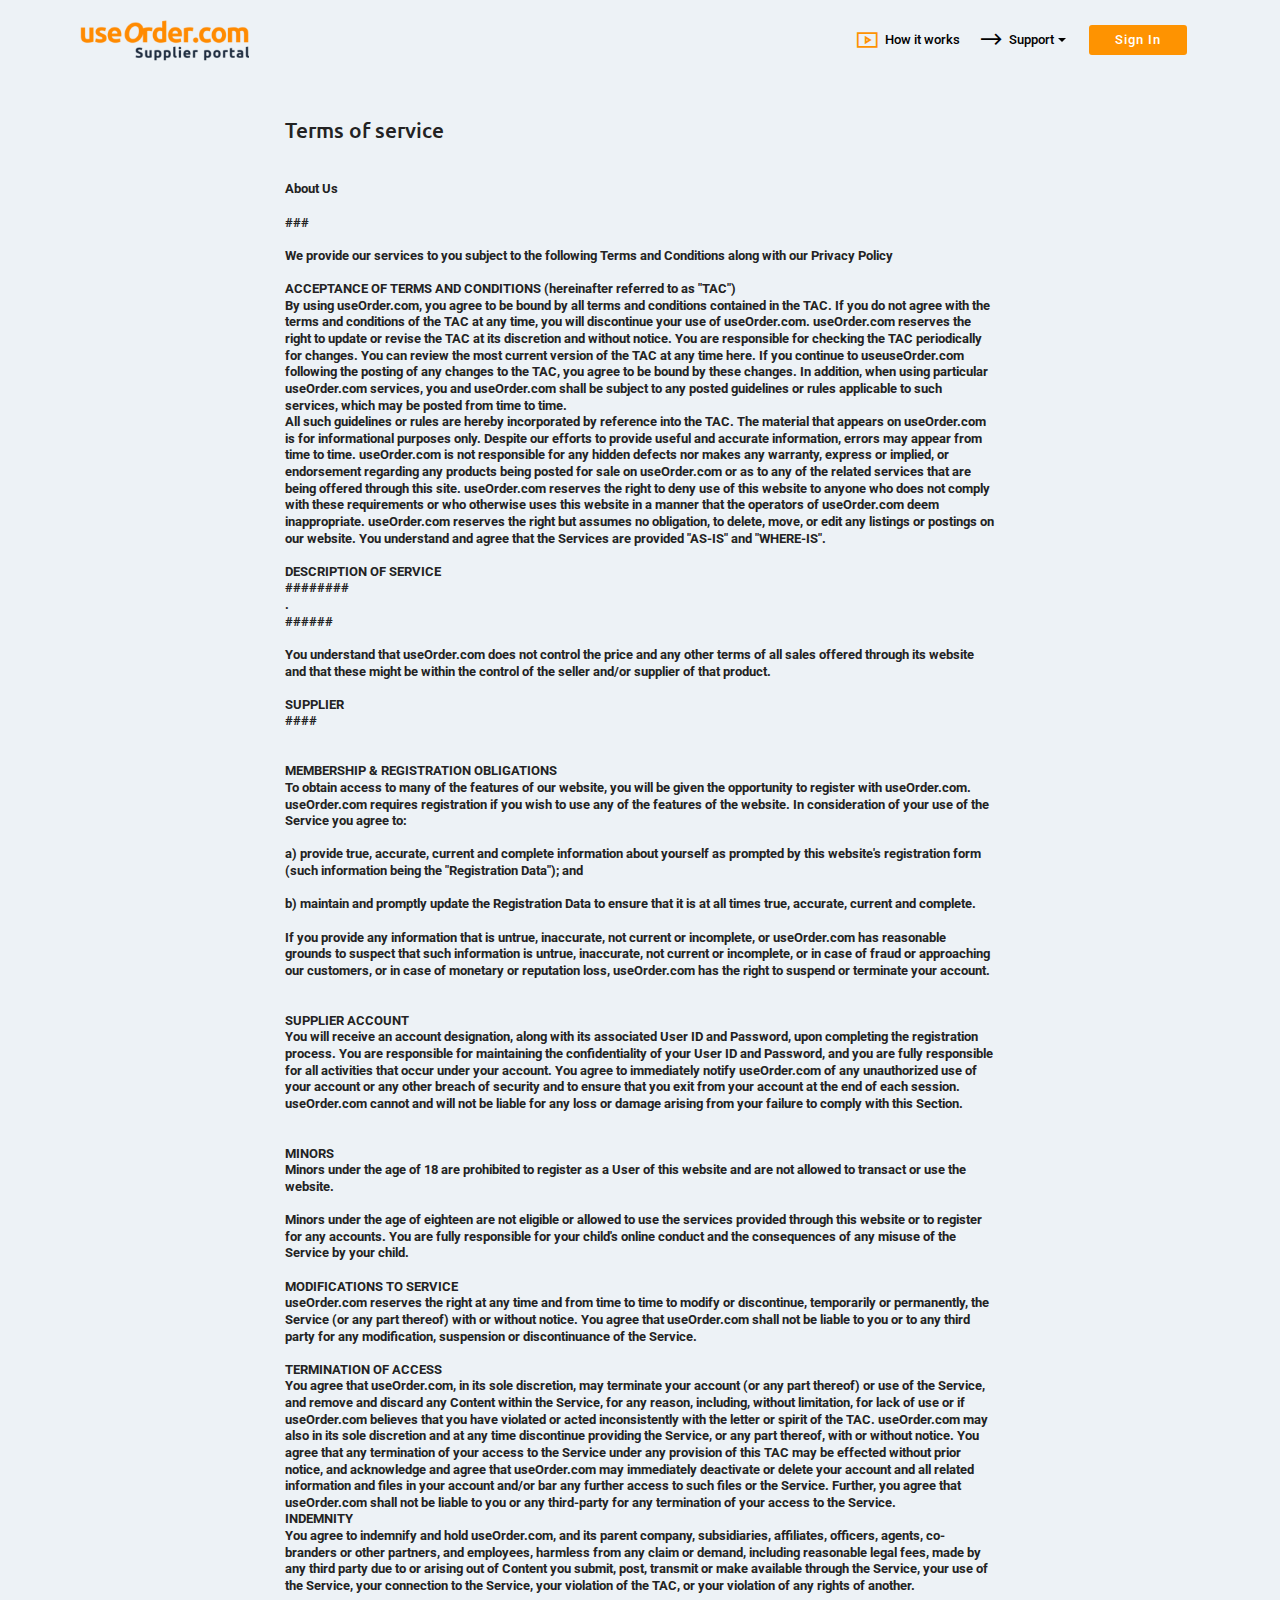
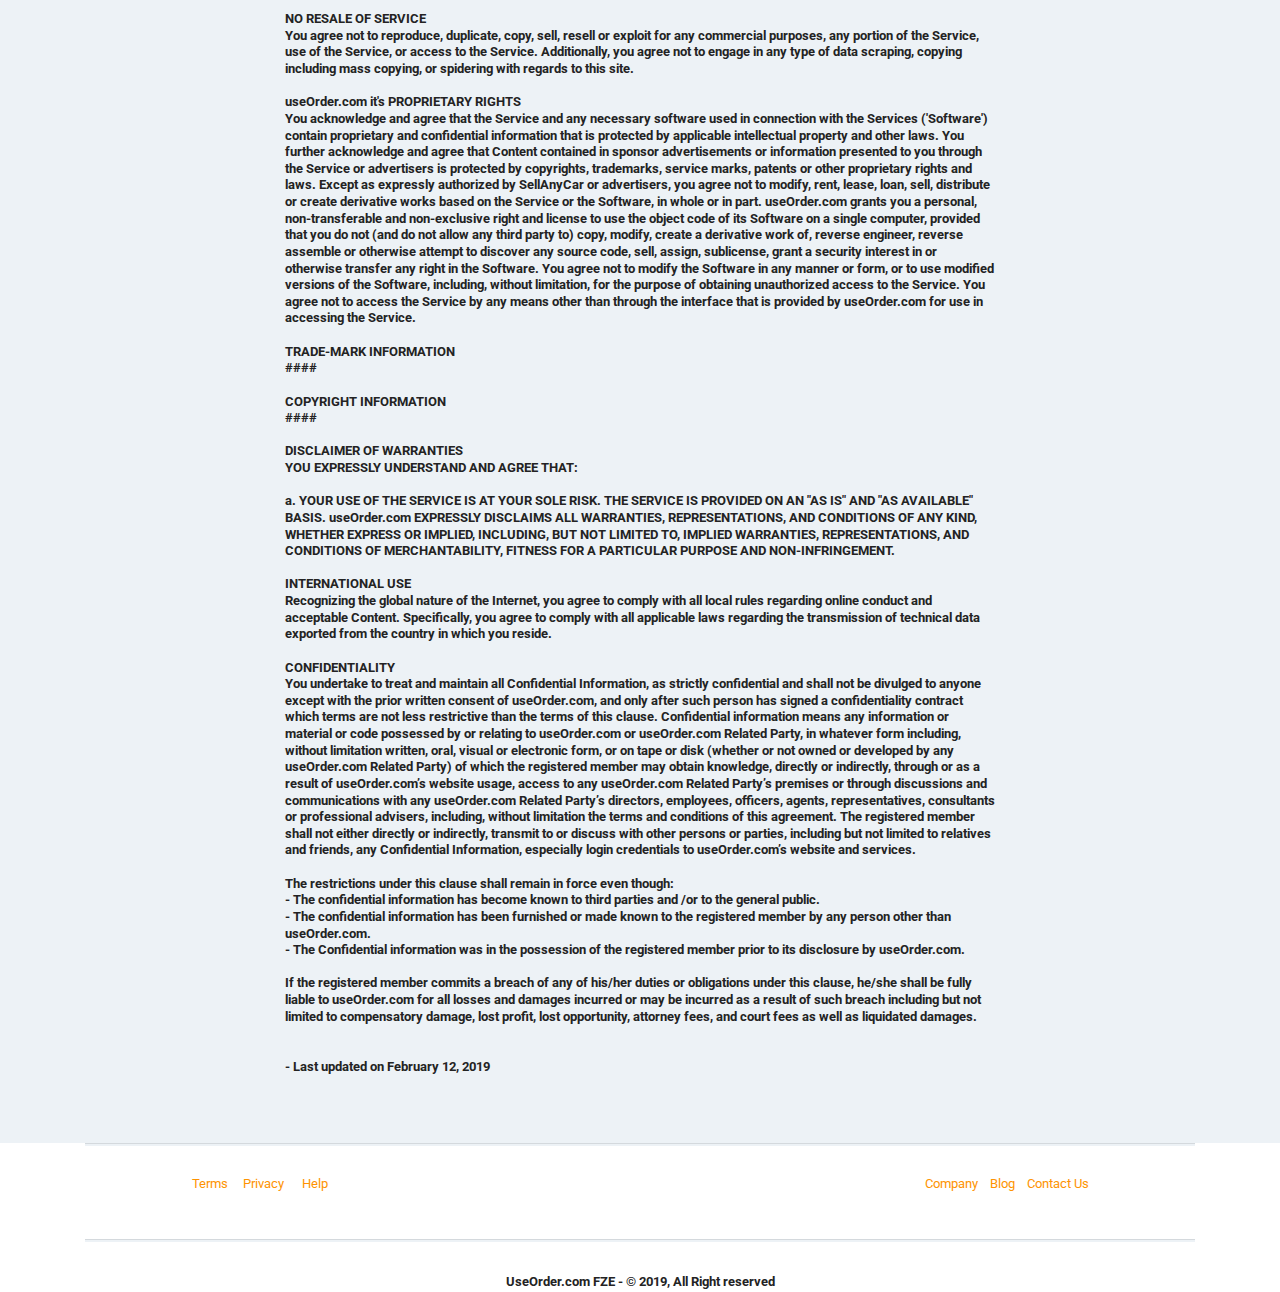
<file: page5.html>
<!DOCTYPE html>
<html >
<head>
  <!-- Site made with Mobirise Website Builder v4.9.3, https://mobirise.com -->
  <meta charset="UTF-8">
  <meta http-equiv="X-UA-Compatible" content="IE=edge">
  <meta name="generator" content="Mobirise v4.9.3, mobirise.com">
  <meta name="viewport" content="width=device-width, initial-scale=1, minimum-scale=1">
  <link rel="shortcut icon" href="assets/images/dazzle-1-128x128-1.png" type="image/x-icon">
  <meta name="description" content="">
  <title>Terms of service</title>
  <link rel="stylesheet" href="assets/web/assets/mobirise-icons2/mobirise2.css">
  <link rel="stylesheet" href="assets/tether/tether.min.css">
  <link rel="stylesheet" href="assets/bootstrap/css/bootstrap.min.css">
  <link rel="stylesheet" href="assets/bootstrap/css/bootstrap-grid.min.css">
  <link rel="stylesheet" href="assets/bootstrap/css/bootstrap-reboot.min.css">
  <link rel="stylesheet" href="assets/dropdown/css/style.css">
  <link rel="stylesheet" href="assets/theme/css/style.css">
  <link rel="stylesheet" href="assets/mobirise/css/mbr-additional.css" type="text/css">
  
  
  
</head>
<body>

<!-- Google Analytics -->
<!-- Global site tag (gtag.js) - Google Analytics -->
<script async src="https://www.googletagmanager.com/gtag/js?id=UA-134675288-1"></script>
<script>
  window.dataLayer = window.dataLayer || [];
  function gtag(){dataLayer.push(arguments);}
  gtag('js', new Date());

  gtag('config', 'UA-134675288-1');
</script>

<!-- /Google Analytics -->


  <section class="menu cid-riDmVnxHGw" once="menu" id="menu2-1j">

    

    <nav class="navbar navbar-expand beta-menu navbar-dropdown align-items-center navbar-toggleable-sm bg-color transparent">
        <button class="navbar-toggler navbar-toggler-right" type="button" data-toggle="collapse" data-target="#navbarSupportedContent" aria-controls="navbarSupportedContent" aria-expanded="false" aria-label="Toggle navigation">
            <div class="hamburger">
                <span></span>
                <span></span>
                <span></span>
                <span></span>
            </div>
        </button>
        <div class="menu-logo">
            <div class="navbar-brand">
                <span class="navbar-logo">
                    <a href="index.html">
                        <img src="assets/images/logonow-1-244x244.png" alt="Mobirise" title="" style="height: 4rem;">
                    </a>
                </span>
                
            </div>
        </div>
        <div class="collapse navbar-collapse" id="navbarSupportedContent">
            <ul class="navbar-nav nav-dropdown" data-app-modern-menu="true"><li class="nav-item"><a class="nav-link link text-black display-4" href="#top" aria-expanded="false"><span class="mobi-mbri mobi-mbri-video-play mbr-iconfont mbr-iconfont-btn" style="color: rgb(254, 147, 1);"></span>How it works</a></li><li class="nav-item dropdown open">
                    <a class="nav-link link dropdown-toggle text-black display-4" href="page4.html#header10-1l" data-toggle="dropdown-submenu" aria-expanded="true"><span class="mobi-mbri mobi-mbri-right mbr-iconfont mbr-iconfont-btn"></span>
                        Support</a><div class="dropdown-menu"><a class="dropdown-item text-black display-4" href="page4.html#accordion2-2a">Help center<br>Learn more<br></a></div>
                </li></ul>
            <div class="navbar-buttons mbr-section-btn"><a class="btn btn-sm btn-primary display-4" href="https://suppliers-useorder-signup-authentification.auth.us-east-1.amazoncognito.com/login?response_type=code&client_id=74ou6cuthbeesd1fbcfqaa1pvc&redirect_uri=https://share.hsforms.com/1oiTVEujmROKLrL9jrIRT2A34qjj">Sign In</a></div>
        </div>
    </nav>
</section>

<section class="engine"><a href="https://mobirise.info/i">free web creation software</a></section><section class="mbr-section content4 cid-risiZ1KCVt" id="content4-1u">

    

    <div class="container">
        <div class="media-container-row">
            <div class="title col-12 col-md-8">
                <h2 class="align-center pb-3 mbr-fonts-style display-5">Terms of service</h2>
                <h3 class="mbr-section-subtitle align-center mbr-light mbr-fonts-style display-4"><br><div><strong>About Us</strong></div><div><strong><br></strong></div><div><strong>###</strong></div><div><strong><br></strong></div><div><strong>We provide our services to you subject to the following Terms and Conditions along with our Privacy Policy</strong></div><div><strong><br></strong></div><div><strong>ACCEPTANCE OF TERMS AND CONDITIONS (hereinafter referred to as "TAC")</strong></div><div><strong>By using useOrder.com, you agree to be bound by all terms and conditions contained in the TAC. If you do not agree with the terms and conditions of the TAC at any time, you will discontinue your use of useOrder.com. useOrder.com reserves the right to update or revise the TAC at its discretion and without notice. You are responsible for checking the TAC periodically for changes. You can review the most current version of the TAC at any time here. If you continue to useuseOrder.com following the posting of any changes to the TAC, you agree to be bound by these changes. In addition, when using particular useOrder.com services, you and useOrder.com shall be subject to any posted guidelines or rules applicable to such services, which may be posted from time to time.</strong></div><div><strong>All such guidelines or rules are hereby incorporated by reference into the TAC. The material that appears on useOrder.com is for informational purposes only. Despite our efforts to provide useful and accurate information, errors may appear from time to time. useOrder.com is not responsible for any hidden defects nor makes any warranty, express or implied, or endorsement regarding any products being posted for sale on useOrder.com or as to any of the related services that are being offered through this site. useOrder.com reserves the right to deny use of this website to anyone who does not comply with these requirements or who otherwise uses this website in a manner that the operators of useOrder.com deem inappropriate. useOrder.com reserves the right but assumes no obligation, to delete, move, or edit any listings or postings on our website. You understand and agree that the Services are provided "AS-IS" and "WHERE-IS".</strong></div><br><div><strong>DESCRIPTION OF SERVICE</strong></div><div><strong>########</strong></div><div><strong>.</strong></div><div><strong>######</strong></div><div><strong><br></strong></div><div><strong>You understand that useOrder.com does not control the price and any other terms of all sales offered through its website and that these might be within the control of the seller and/or supplier of that product.</strong></div><div><strong><br></strong></div><div><strong>SUPPLIER</strong></div><div><strong>####</strong></div><div><strong><br></strong></div><div><strong><br></strong></div><div><strong>MEMBERSHIP &amp; REGISTRATION OBLIGATIONS</strong></div><div><strong>To obtain access to many of the features of our website, you will be given the opportunity to register with useOrder.com. useOrder.com requires registration if you wish to use any of the features of the website. In consideration of your use of the Service you agree to:</strong></div><div><strong><br></strong></div><div><strong>a) provide true, accurate, current and complete information about yourself as prompted by this website's registration form (such information being the "Registration Data"); and</strong></div><div><strong><br></strong></div><div><strong>b) maintain and promptly update the Registration Data to ensure that it is at all times true, accurate, current and complete.</strong></div><div><strong><br></strong></div><div><strong>If you provide any information that is untrue, inaccurate, not current or incomplete, or useOrder.com has reasonable grounds to suspect that such information is untrue, inaccurate, not current or incomplete, or in case of fraud or approaching our customers, or in case of monetary or reputation loss, useOrder.com has the right to suspend or terminate your account.</strong></div><div><strong><br></strong></div><div><strong><br></strong></div><div><strong>SUPPLIER ACCOUNT</strong></div><div><strong>You will receive an account designation, along with its associated User ID and Password, upon completing the registration process. You are responsible for maintaining the confidentiality of your User ID and Password, and you are fully responsible for all activities that occur under your account. You agree to immediately notify useOrder.com of any unauthorized use of your account or any other breach of security and to ensure that you exit from your account at the end of each session. useOrder.com cannot and will not be liable for any loss or damage arising from your failure to comply with this Section.</strong></div><div><strong><br></strong></div><div><strong><br></strong></div><div><strong>MINORS</strong></div><div><strong>Minors under the age of 18 are prohibited to register as a User of this website and are not allowed to transact or use the website.</strong></div><div><strong><br></strong></div><div><strong>Minors under the age of eighteen are not eligible or allowed to use the services provided through this website or to register for any accounts. You are fully responsible for your child's online conduct and the consequences of any misuse of the Service by your child.</strong></div><div><strong><br></strong></div><div><strong>MODIFICATIONS TO SERVICE</strong></div><div><strong>useOrder.com reserves the right at any time and from time to time to modify or discontinue, temporarily or permanently, the Service (or any part thereof) with or without notice. You agree that useOrder.com shall not be liable to you or to any third party for any modification, suspension or discontinuance of the Service.</strong></div><div><strong><br></strong></div><div><strong>TERMINATION OF ACCESS</strong></div><div><strong>You agree that useOrder.com, in its sole discretion, may terminate your account (or any part thereof) or use of the Service, and remove and discard any Content within the Service, for any reason, including, without limitation, for lack of use or if useOrder.com believes that you have violated or acted inconsistently with the letter or spirit of the TAC. useOrder.com may also in its sole discretion and at any time discontinue providing the Service, or any part thereof, with or without notice. You agree that any termination of your access to the Service under any provision of this TAC may be effected without prior notice, and acknowledge and agree that useOrder.com may immediately deactivate or delete your account and all related information and files in your account and/or bar any further access to such files or the Service. Further, you agree that useOrder.com shall not be liable to you or any third-party for any termination of your access to the Service.</strong></div><div><strong>INDEMNITY</strong></div><div><strong>You agree to indemnify and hold useOrder.com, and its parent company, subsidiaries, affiliates, officers, agents, co-branders or other partners, and employees, harmless from any claim or demand, including reasonable legal fees, made by any third party due to or arising out of Content you submit, post, transmit or make available through the Service, your use of the Service, your connection to the Service, your violation of the TAC, or your violation of any rights of another.</strong></div><div><strong><br></strong></div><div><strong>NO RESALE OF SERVICE</strong></div><div><strong>You agree not to reproduce, duplicate, copy, sell, resell or exploit for any commercial purposes, any portion of the Service, use of the Service, or access to the Service. Additionally, you agree not to engage in any type of data scraping, copying including mass copying, or spidering with regards to this site.</strong></div><div><strong><br></strong></div><div><strong>useOrder.com it's PROPRIETARY RIGHTS</strong></div><div><strong>You acknowledge and agree that the Service and any necessary software used in connection with the Services ('Software') contain proprietary and confidential information that is protected by applicable intellectual property and other laws. You further acknowledge and agree that Content contained in sponsor advertisements or information presented to you through the Service or advertisers is protected by copyrights, trademarks, service marks, patents or other proprietary rights and laws. Except as expressly authorized by SellAnyCar or advertisers, you agree not to modify, rent, lease, loan, sell, distribute or create derivative works based on the Service or the Software, in whole or in part. useOrder.com grants you a personal, non-transferable and non-exclusive right and license to use the object code of its Software on a single computer, provided that you do not (and do not allow any third party to) copy, modify, create a derivative work of, reverse engineer, reverse assemble or otherwise attempt to discover any source code, sell, assign, sublicense, grant a security interest in or otherwise transfer any right in the Software. You agree not to modify the Software in any manner or form, or to use modified versions of the Software, including, without limitation, for the purpose of obtaining unauthorized access to the Service. You agree not to access the Service by any means other than through the interface that is provided by useOrder.com for use in accessing the Service. </strong></div><div><strong><br></strong></div><div><strong>TRADE-MARK INFORMATION</strong></div><div><strong>####</strong></div><div><strong><br></strong></div><div><strong>COPYRIGHT INFORMATION </strong></div><div><strong>####</strong></div><br><div><strong>DISCLAIMER OF WARRANTIES</strong></div><div><strong>YOU EXPRESSLY UNDERSTAND AND AGREE THAT:</strong></div><div><strong><br></strong></div><div><strong>a. YOUR USE OF THE SERVICE IS AT YOUR SOLE RISK. THE SERVICE IS PROVIDED ON AN "AS IS" AND "AS AVAILABLE" BASIS. useOrder.com  EXPRESSLY DISCLAIMS ALL WARRANTIES, REPRESENTATIONS, AND CONDITIONS OF ANY KIND, WHETHER EXPRESS OR IMPLIED, INCLUDING, BUT NOT LIMITED TO, IMPLIED WARRANTIES, REPRESENTATIONS, AND CONDITIONS OF MERCHANTABILITY, FITNESS FOR A PARTICULAR PURPOSE AND NON-INFRINGEMENT.</strong></div><br><div><strong>INTERNATIONAL USE</strong></div><div><strong>Recognizing the global nature of the Internet, you agree to comply with all local rules regarding online conduct and acceptable Content. Specifically, you agree to comply with all applicable laws regarding the transmission of technical data exported from the country in which you reside.</strong></div><div><strong><br></strong></div><div><strong>CONFIDENTIALITY</strong></div><div><strong>You undertake to treat and maintain all Confidential Information, as strictly confidential and shall not be divulged to anyone except with the prior written consent of useOrder.com, and only after such person has signed a confidentiality contract which terms are not less restrictive than the terms of this clause. Confidential information means any information or material or code possessed by or relating to useOrder.com or useOrder.com Related Party, in whatever form including, without limitation written, oral, visual or electronic form, or on tape or disk (whether or not owned or developed by any useOrder.com Related Party) of which the registered member may obtain knowledge, directly or indirectly, through or as a result of useOrder.com’s website usage, access to any useOrder.com Related Party’s premises or through discussions and communications with any useOrder.com Related Party’s directors, employees, officers, agents, representatives, consultants or professional advisers, including, without limitation the terms and conditions of this agreement. The registered member shall not either directly or indirectly, transmit to or discuss with other persons or parties, including but not limited to relatives and friends, any Confidential Information, especially login credentials to useOrder.com’s website and services.</strong></div><div><strong><br></strong></div><div><strong>The restrictions under this clause shall remain in force even though:</strong></div><div><strong>- The confidential information has become known to third parties and /or to the general public.</strong></div><div><strong>- The confidential information has been furnished or made known to the registered member by any person other than useOrder.com.</strong></div><div><strong>- The Confidential information was in the possession of the registered member prior to its disclosure by useOrder.com.</strong></div><div><strong><br></strong></div><div><strong>If the registered member commits a breach of any of his/her duties or obligations under this clause, he/she shall be fully liable to useOrder.com for all losses and damages incurred or may be incurred as a result of such breach including but not limited to compensatory damage, lost profit, lost opportunity, attorney fees, and court fees as well as liquidated damages.</strong></div><div><strong><br></strong></div><div><strong><br></strong></div><div><strong>- Last updated on February 12, 2019</strong></div></h3>
                
            </div>
        </div>
    </div>
</section>

<section class="mbr-section article content9 cid-risTLuynSf" id="content9-1w">
    
     

    <div class="container">
        <div class="inner-container" style="width: 100%;">
            <hr class="line" style="width: 100%;">
            <div class="section-text align-center mbr-fonts-style display-4"><p><a href="page5.html#content4-1u" class="text-primary">Terms</a>&nbsp; &nbsp; &nbsp;<a href="page3.html#features6-1o">Privacy</a> &nbsp; &nbsp; &nbsp;<a href="page4.html#accordion2-2a" class="text-primary">Help</a>&nbsp;&nbsp;&nbsp; &nbsp; &nbsp; &nbsp; &nbsp; &nbsp; &nbsp; &nbsp; &nbsp; &nbsp; &nbsp; &nbsp; &nbsp; &nbsp; &nbsp; &nbsp; &nbsp; &nbsp; &nbsp; &nbsp; &nbsp; &nbsp; &nbsp; &nbsp; &nbsp; &nbsp; &nbsp; &nbsp; &nbsp; &nbsp; &nbsp; &nbsp; &nbsp; &nbsp; &nbsp; &nbsp; &nbsp; &nbsp; &nbsp; &nbsp; &nbsp; &nbsp; &nbsp; &nbsp; &nbsp; &nbsp; &nbsp; &nbsp; &nbsp; &nbsp; &nbsp; &nbsp; &nbsp; &nbsp; &nbsp; &nbsp; &nbsp; &nbsp; &nbsp; &nbsp; &nbsp; &nbsp; &nbsp; &nbsp; &nbsp; &nbsp; &nbsp; &nbsp; &nbsp; &nbsp; &nbsp; &nbsp; &nbsp; &nbsp; &nbsp; &nbsp; &nbsp; &nbsp; &nbsp; &nbsp; &nbsp; &nbsp; &nbsp; &nbsp; &nbsp; &nbsp; &nbsp; &nbsp; &nbsp; &nbsp; &nbsp; &nbsp; &nbsp; &nbsp; &nbsp; &nbsp; &nbsp; &nbsp; &nbsp;<a href="page4.html#header10-1l" class="text-primary">Company</a> &nbsp; &nbsp;<a href="page4.html#header10-1l" class="text-primary">Blog</a> &nbsp; &nbsp;<a href="mailto:b@suleman.awsapps.com" class="text-primary">Contact Us</a></p></div>
            <hr class="line" style="width: 100%;">
        </div>
        </div>
</section>

<section once="" class="cid-rhuGXRLyRP" id="footer6-1o">

    

    

    <div class="container">
        <div class="media-container-row align-center mbr-white">
            <div class="col-12">
                <p class="mbr-text mb-0 mbr-fonts-style display-4"><strong>UseOrder.com FZE - © 2019, All Right reserved</strong><br></p>
            </div>
        </div>
    </div>
</section>


  <script src="assets/web/assets/jquery/jquery.min.js"></script>
  <script src="assets/popper/popper.min.js"></script>
  <script src="assets/tether/tether.min.js"></script>
  <script src="assets/bootstrap/js/bootstrap.min.js"></script>
  <script src="assets/smoothscroll/smooth-scroll.js"></script>
  <script src="assets/dropdown/js/script.min.js"></script>
  <script src="assets/touchswipe/jquery.touch-swipe.min.js"></script>
  <script src="assets/theme/js/script.js"></script>
  
  
</body>
</html>
</file>
<file: assets/web/assets/mobirise-icons2/mobirise2.css>
@font-face {
  font-family: 'Moririse2';
  src:  url('mobirise2.eot?f2bix4');
  src:  url('mobirise2.eot?f2bix4#iefix') format('embedded-opentype'),
    url('mobirise2.ttf?f2bix4') format('truetype'),
    url('mobirise2.woff?f2bix4') format('woff'),
    url('mobirise2.svg?f2bix4#mobirise2') format('svg');
  font-weight: normal;
  font-style: normal;
}

[class^="mobi-"], [class*=" mobi-"] {
  /* use !important to prevent issues with browser extensions that change fonts */
  font-family: 'Moririse2' !important;
  speak: none;
  font-style: normal;
  font-weight: normal;
  font-variant: normal;
  text-transform: none;
  line-height: 1;

  /* Better Font Rendering =========== */
  -webkit-font-smoothing: antialiased;
  -moz-osx-font-smoothing: grayscale;
}

.mobi-mbri-add-submenu:before {
  content: "\e900";
}
.mobi-mbri-alert:before {
  content: "\e901";
}
.mobi-mbri-align-center:before {
  content: "\e902";
}
.mobi-mbri-align-justify:before {
  content: "\e903";
}
.mobi-mbri-align-left:before {
  content: "\e904";
}
.mobi-mbri-align-right:before {
  content: "\e905";
}
.mobi-mbri-android:before {
  content: "\e906";
}
.mobi-mbri-apple:before {
  content: "\e907";
}
.mobi-mbri-arrow-down:before {
  content: "\e908";
}
.mobi-mbri-arrow-next:before {
  content: "\e909";
}
.mobi-mbri-arrow-prev:before {
  content: "\e90a";
}
.mobi-mbri-arrow-up:before {
  content: "\e90b";
}
.mobi-mbri-bold:before {
  content: "\e90c";
}
.mobi-mbri-bookmark:before {
  content: "\e90d";
}
.mobi-mbri-bootstrap:before {
  content: "\e90e";
}
.mobi-mbri-briefcase:before {
  content: "\e90f";
}
.mobi-mbri-browse:before {
  content: "\e910";
}
.mobi-mbri-bulleted-list:before {
  content: "\e911";
}
.mobi-mbri-calendar:before {
  content: "\e912";
}
.mobi-mbri-camera:before {
  content: "\e913";
}
.mobi-mbri-cart-add:before {
  content: "\e914";
}
.mobi-mbri-cart-full:before {
  content: "\e915";
}
.mobi-mbri-cash:before {
  content: "\e916";
}
.mobi-mbri-change-style:before {
  content: "\e917";
}
.mobi-mbri-chat:before {
  content: "\e918";
}
.mobi-mbri-clock:before {
  content: "\e919";
}
.mobi-mbri-close:before {
  content: "\e91a";
}
.mobi-mbri-cloud:before {
  content: "\e91b";
}
.mobi-mbri-code:before {
  content: "\e91c";
}
.mobi-mbri-contact-form:before {
  content: "\e91d";
}
.mobi-mbri-credit-card:before {
  content: "\e91e";
}
.mobi-mbri-cursor-click:before {
  content: "\e91f";
}
.mobi-mbri-cust-feedback:before {
  content: "\e920";
}
.mobi-mbri-database:before {
  content: "\e921";
}
.mobi-mbri-delivery:before {
  content: "\e922";
}
.mobi-mbri-desktop:before {
  content: "\e923";
}
.mobi-mbri-devices:before {
  content: "\e924";
}
.mobi-mbri-down:before {
  content: "\e925";
}
.mobi-mbri-download-2:before {
  content: "\e926";
}
.mobi-mbri-download:before {
  content: "\e927";
}
.mobi-mbri-drag-n-drop-2:before {
  content: "\e928";
}
.mobi-mbri-drag-n-drop:before {
  content: "\e929";
}
.mobi-mbri-edit-2:before {
  content: "\e92a";
}
.mobi-mbri-edit:before {
  content: "\e92b";
}
.mobi-mbri-error:before {
  content: "\e92c";
}
.mobi-mbri-extension:before {
  content: "\e92d";
}
.mobi-mbri-features:before {
  content: "\e92e";
}
.mobi-mbri-file:before {
  content: "\e92f";
}
.mobi-mbri-flag:before {
  content: "\e930";
}
.mobi-mbri-folder:before {
  content: "\e931";
}
.mobi-mbri-gift:before {
  content: "\e932";
}
.mobi-mbri-github:before {
  content: "\e933";
}
.mobi-mbri-globe-2:before {
  content: "\e934";
}
.mobi-mbri-globe:before {
  content: "\e935";
}
.mobi-mbri-growing-chart:before {
  content: "\e936";
}
.mobi-mbri-hearth:before {
  content: "\e937";
}
.mobi-mbri-help:before {
  content: "\e938";
}
.mobi-mbri-home:before {
  content: "\e939";
}
.mobi-mbri-hot-cup:before {
  content: "\e93a";
}
.mobi-mbri-idea:before {
  content: "\e93b";
}
.mobi-mbri-image-gallery:before {
  content: "\e93c";
}
.mobi-mbri-image-slider:before {
  content: "\e93d";
}
.mobi-mbri-info:before {
  content: "\e93e";
}
.mobi-mbri-italic:before {
  content: "\e93f";
}
.mobi-mbri-key:before {
  content: "\e940";
}
.mobi-mbri-laptop:before {
  content: "\e941";
}
.mobi-mbri-layers:before {
  content: "\e942";
}
.mobi-mbri-left-right:before {
  content: "\e943";
}
.mobi-mbri-left:before {
  content: "\e944";
}
.mobi-mbri-letter:before {
  content: "\e945";
}
.mobi-mbri-like:before {
  content: "\e946";
}
.mobi-mbri-link:before {
  content: "\e947";
}
.mobi-mbri-lock:before {
  content: "\e948";
}
.mobi-mbri-login:before {
  content: "\e949";
}
.mobi-mbri-logout:before {
  content: "\e94a";
}
.mobi-mbri-magic-stick:before {
  content: "\e94b";
}
.mobi-mbri-map-pin:before {
  content: "\e94c";
}
.mobi-mbri-menu:before {
  content: "\e94d";
}
.mobi-mbri-mobile-2:before {
  content: "\e94e";
}
.mobi-mbri-mobile-horizontal:before {
  content: "\e94f";
}
.mobi-mbri-mobile:before {
  content: "\e950";
}
.mobi-mbri-mobirise:before {
  content: "\e951";
}
.mobi-mbri-more-horizontal:before {
  content: "\e952";
}
.mobi-mbri-more-vertical:before {
  content: "\e953";
}
.mobi-mbri-music:before {
  content: "\e954";
}
.mobi-mbri-new-file:before {
  content: "\e955";
}
.mobi-mbri-numbered-list:before {
  content: "\e956";
}
.mobi-mbri-opened-folder:before {
  content: "\e957";
}
.mobi-mbri-pages:before {
  content: "\e958";
}
.mobi-mbri-paper-plane:before {
  content: "\e959";
}
.mobi-mbri-paperclip:before {
  content: "\e95a";
}
.mobi-mbri-phone:before {
  content: "\e95b";
}
.mobi-mbri-photo:before {
  content: "\e95c";
}
.mobi-mbri-photos:before {
  content: "\e95d";
}
.mobi-mbri-pin:before {
  content: "\e95e";
}
.mobi-mbri-play:before {
  content: "\e95f";
}
.mobi-mbri-plus:before {
  content: "\e960";
}
.mobi-mbri-preview:before {
  content: "\e961";
}
.mobi-mbri-print:before {
  content: "\e962";
}
.mobi-mbri-protect:before {
  content: "\e963";
}
.mobi-mbri-question:before {
  content: "\e964";
}
.mobi-mbri-quote-left:before {
  content: "\e965";
}
.mobi-mbri-quote-right:before {
  content: "\e966";
}
.mobi-mbri-redo:before {
  content: "\e967";
}
.mobi-mbri-refresh:before {
  content: "\e968";
}
.mobi-mbri-responsive-2:before {
  content: "\e969";
}
.mobi-mbri-responsive:before {
  content: "\e96a";
}
.mobi-mbri-right:before {
  content: "\e96b";
}
.mobi-mbri-rocket:before {
  content: "\e96c";
}
.mobi-mbri-sad-face:before {
  content: "\e96d";
}
.mobi-mbri-sale:before {
  content: "\e96e";
}
.mobi-mbri-save:before {
  content: "\e96f";
}
.mobi-mbri-search:before {
  content: "\e970";
}
.mobi-mbri-setting-2:before {
  content: "\e971";
}
.mobi-mbri-setting-3:before {
  content: "\e972";
}
.mobi-mbri-setting:before {
  content: "\e973";
}
.mobi-mbri-share:before {
  content: "\e974";
}
.mobi-mbri-shopping-bag:before {
  content: "\e975";
}
.mobi-mbri-shopping-basket:before {
  content: "\e976";
}
.mobi-mbri-shopping-cart:before {
  content: "\e977";
}
.mobi-mbri-sites:before {
  content: "\e978";
}
.mobi-mbri-smile-face:before {
  content: "\e979";
}
.mobi-mbri-speed:before {
  content: "\e97a";
}
.mobi-mbri-star:before {
  content: "\e97b";
}
.mobi-mbri-success:before {
  content: "\e97c";
}
.mobi-mbri-sun:before {
  content: "\e97d";
}
.mobi-mbri-sun2:before {
  content: "\e97e";
}
.mobi-mbri-tablet-vertical:before {
  content: "\e97f";
}
.mobi-mbri-tablet:before {
  content: "\e980";
}
.mobi-mbri-target:before {
  content: "\e981";
}
.mobi-mbri-timer:before {
  content: "\e982";
}
.mobi-mbri-to-ftp:before {
  content: "\e983";
}
.mobi-mbri-to-local-drive:before {
  content: "\e984";
}
.mobi-mbri-touch-swipe:before {
  content: "\e985";
}
.mobi-mbri-touch:before {
  content: "\e986";
}
.mobi-mbri-trash:before {
  content: "\e987";
}
.mobi-mbri-underline:before {
  content: "\e988";
}
.mobi-mbri-undo:before {
  content: "\e989";
}
.mobi-mbri-unlink:before {
  content: "\e98a";
}
.mobi-mbri-unlock:before {
  content: "\e98b";
}
.mobi-mbri-up-down:before {
  content: "\e98c";
}
.mobi-mbri-up:before {
  content: "\e98d";
}
.mobi-mbri-update:before {
  content: "\e98e";
}
.mobi-mbri-upload-2:before {
  content: "\e98f";
}
.mobi-mbri-upload:before {
  content: "\e990";
}
.mobi-mbri-user-2:before {
  content: "\e991";
}
.mobi-mbri-user:before {
  content: "\e992";
}
.mobi-mbri-users:before {
  content: "\e993";
}
.mobi-mbri-video-play:before {
  content: "\e994";
}
.mobi-mbri-video:before {
  content: "\e995";
}
.mobi-mbri-watch:before {
  content: "\e996";
}
.mobi-mbri-website-theme-2:before {
  content: "\e997";
}
.mobi-mbri-website-theme:before {
  content: "\e998";
}
.mobi-mbri-wifi:before {
  content: "\e999";
}
.mobi-mbri-windows:before {
  content: "\e99a";
}
.mobi-mbri-zoom-in:before {
  content: "\e99b";
}
.mobi-mbri-zoom-out:before {
  content: "\e99c";
}
</file>
<file: assets/dropdown/css/style.css>
.navbar-dropdown {
  left: 0;
  padding: 0;
  position: absolute;
  right: 0;
  top: 0;
  transition: all 0.45s ease;
  z-index: 1030;
  background: #282828; }
  .navbar-dropdown .navbar-logo {
    margin-right: 0.8rem;
    transition: margin 0.3s ease-in-out;
    vertical-align: middle; }
    .navbar-dropdown .navbar-logo img {
      height: 3.125rem;
      transition: all 0.3s ease-in-out; }
    .navbar-dropdown .navbar-logo.mbr-iconfont {
      font-size: 3.125rem;
      line-height: 3.125rem; }
  .navbar-dropdown .navbar-caption {
    font-weight: 700;
    white-space: normal;
    vertical-align: -4px;
    line-height: 3.125rem !important; }
    .navbar-dropdown .navbar-caption, .navbar-dropdown .navbar-caption:hover {
      color: inherit;
      text-decoration: none; }
  .navbar-dropdown .mbr-iconfont + .navbar-caption {
    vertical-align: -1px; }
  .navbar-dropdown.navbar-fixed-top {
    position: fixed; }
  .navbar-dropdown .navbar-brand span {
    vertical-align: -4px; }
  .navbar-dropdown.bg-color.transparent {
    background: none; }
  .navbar-dropdown.navbar-short .navbar-brand {
    padding: 0.625rem 0; }
    .navbar-dropdown.navbar-short .navbar-brand span {
      vertical-align: -1px; }
  .navbar-dropdown.navbar-short .navbar-caption {
    line-height: 2.375rem !important;
    vertical-align: -2px; }
  .navbar-dropdown.navbar-short .navbar-logo {
    margin-right: 0.5rem; }
    .navbar-dropdown.navbar-short .navbar-logo img {
      height: 2.375rem; }
    .navbar-dropdown.navbar-short .navbar-logo.mbr-iconfont {
      font-size: 2.375rem;
      line-height: 2.375rem; }
  .navbar-dropdown.navbar-short .mbr-table-cell {
    height: 3.625rem; }
  .navbar-dropdown .navbar-close {
    left: 0.6875rem;
    position: fixed;
    top: 0.75rem;
    z-index: 1000; }
  .navbar-dropdown .hamburger-icon {
    content: "";
    display: inline-block;
    vertical-align: middle;
    width: 16px;
    -webkit-box-shadow: 0 -6px 0 1px #282828,0 0 0 1px #282828,0 6px 0 1px #282828;
    -moz-box-shadow: 0 -6px 0 1px #282828,0 0 0 1px #282828,0 6px 0 1px #282828;
    box-shadow: 0 -6px 0 1px #282828,0 0 0 1px #282828,0 6px 0 1px #282828; }

.dropdown-menu .dropdown-toggle[data-toggle="dropdown-submenu"]::after {
  border-bottom: 0.35em solid transparent;
  border-left: 0.35em solid;
  border-right: 0;
  border-top: 0.35em solid transparent;
  margin-left: 0.3rem; }

.dropdown-menu .dropdown-item:focus {
  outline: 0; }

.nav-dropdown {
  font-size: 0.75rem;
  font-weight: 500;
  height: auto !important; }
  .nav-dropdown .nav-btn {
    padding-left: 1rem; }
  .nav-dropdown .link {
    margin: .667em 1.667em;
    font-weight: 500;
    padding: 0;
    transition: color .2s ease-in-out; }
    .nav-dropdown .link.dropdown-toggle {
      margin-right: 2.583em; }
      .nav-dropdown .link.dropdown-toggle::after {
        margin-left: .25rem;
        border-top: 0.35em solid;
        border-right: 0.35em solid transparent;
        border-left: 0.35em solid transparent;
        border-bottom: 0; }
      .nav-dropdown .link.dropdown-toggle[aria-expanded="true"] {
        margin: 0;
        padding: 0.667em 3.263em  0.667em 1.667em; }
  .nav-dropdown .link::after,
  .nav-dropdown .dropdown-item::after {
    color: inherit; }
  .nav-dropdown .btn {
    font-size: 0.75rem;
    font-weight: 700;
    letter-spacing: 0;
    margin-bottom: 0;
    padding-left: 1.25rem;
    padding-right: 1.25rem; }
  .nav-dropdown .dropdown-menu {
    border-radius: 0;
    border: 0;
    left: 0;
    margin: 0;
    padding-bottom: 1.25rem;
    padding-top: 1.25rem;
    position: relative; }
  .nav-dropdown .dropdown-submenu {
    margin-left: 0.125rem;
    top: 0; }
  .nav-dropdown .dropdown-item {
    font-weight: 500;
    line-height: 2;
    padding: 0.3846em 4.615em 0.3846em 1.5385em;
    position: relative;
    transition: color .2s ease-in-out, background-color .2s ease-in-out; }
    .nav-dropdown .dropdown-item::after {
      margin-top: -0.3077em;
      position: absolute;
      right: 1.1538em;
      top: 50%; }
    .nav-dropdown .dropdown-item:focus, .nav-dropdown .dropdown-item:hover {
      background: none; }

@media (max-width: 767px) {
  .nav-dropdown.navbar-toggleable-sm {
    bottom: 0;
    display: none;
    left: 0;
    overflow-x: hidden;
    position: fixed;
    top: 0;
    transform: translateX(-100%);
    -ms-transform: translateX(-100%);
    -webkit-transform: translateX(-100%);
    width: 18.75rem;
    z-index: 999; } }
.nav-dropdown.navbar-toggleable-xl {
  bottom: 0;
  display: none;
  left: 0;
  overflow-x: hidden;
  position: fixed;
  top: 0;
  transform: translateX(-100%);
  -ms-transform: translateX(-100%);
  -webkit-transform: translateX(-100%);
  width: 18.75rem;
  z-index: 999; }

.nav-dropdown-sm {
  display: block !important;
  overflow-x: hidden;
  overflow: auto;
  padding-top: 3.875rem; }
  .nav-dropdown-sm::after {
    content: "";
    display: block;
    height: 3rem;
    width: 100%; }
  .nav-dropdown-sm.collapse.in ~ .navbar-close {
    display: block !important; }
  .nav-dropdown-sm.collapsing, .nav-dropdown-sm.collapse.in {
    transform: translateX(0);
    -ms-transform: translateX(0);
    -webkit-transform: translateX(0);
    transition: all 0.25s ease-out;
    -webkit-transition: all 0.25s ease-out;
    background: #282828; }
  .nav-dropdown-sm.collapsing[aria-expanded="false"] {
    transform: translateX(-100%);
    -ms-transform: translateX(-100%);
    -webkit-transform: translateX(-100%); }
  .nav-dropdown-sm .nav-item {
    display: block;
    margin-left: 0 !important;
    padding-left: 0; }
  .nav-dropdown-sm .link,
  .nav-dropdown-sm .dropdown-item {
    border-top: 1px dotted rgba(255, 255, 255, 0.1);
    font-size: 0.8125rem;
    line-height: 1.6;
    margin: 0 !important;
    padding: 0.875rem 2.4rem 0.875rem 1.5625rem !important;
    position: relative;
    white-space: normal; }
    .nav-dropdown-sm .link:focus, .nav-dropdown-sm .link:hover,
    .nav-dropdown-sm .dropdown-item:focus,
    .nav-dropdown-sm .dropdown-item:hover {
      background: rgba(0, 0, 0, 0.2) !important;
      color: #c0a375; }
  .nav-dropdown-sm .nav-btn {
    position: relative;
    padding: 1.5625rem 1.5625rem 0 1.5625rem; }
    .nav-dropdown-sm .nav-btn::before {
      border-top: 1px dotted rgba(255, 255, 255, 0.1);
      content: "";
      left: 0;
      position: absolute;
      top: 0;
      width: 100%; }
    .nav-dropdown-sm .nav-btn + .nav-btn {
      padding-top: 0.625rem; }
      .nav-dropdown-sm .nav-btn + .nav-btn::before {
        display: none; }
  .nav-dropdown-sm .btn {
    padding: 0.625rem 0; }
  .nav-dropdown-sm .dropdown-toggle[data-toggle="dropdown-submenu"]::after {
    margin-left: .25rem;
    border-top: 0.35em solid;
    border-right: 0.35em solid transparent;
    border-left: 0.35em solid transparent;
    border-bottom: 0; }
  .nav-dropdown-sm .dropdown-toggle[data-toggle="dropdown-submenu"][aria-expanded="true"]::after {
    border-top: 0;
    border-right: 0.35em solid transparent;
    border-left: 0.35em solid transparent;
    border-bottom: 0.35em solid; }
  .nav-dropdown-sm .dropdown-menu {
    margin: 0;
    padding: 0;
    position: relative;
    top: 0;
    left: 0;
    width: 100%;
    border: 0;
    float: none;
    border-radius: 0;
    background: none; }
  .nav-dropdown-sm .dropdown-submenu {
    left: 100%;
    margin-left: 0.125rem;
    margin-top: -1.25rem;
    top: 0; }

.navbar-toggleable-sm .nav-dropdown .dropdown-menu {
  position: absolute; }

.navbar-toggleable-sm .nav-dropdown .dropdown-submenu {
  left: 100%;
  margin-left: 0.125rem;
  margin-top: -1.25rem;
  top: 0; }

.navbar-toggleable-sm.opened .nav-dropdown .dropdown-menu {
  position: relative; }

.navbar-toggleable-sm.opened .nav-dropdown .dropdown-submenu {
  left: 0;
  margin-left: 00rem;
  margin-top: 0rem;
  top: 0; }

.is-builder .nav-dropdown.collapsing {
  transition: none !important; }

/*# sourceMappingURL=style.css.map */
</file>
<file: assets/theme/css/style.css>
.engine {
	position: absolute;
	text-indent: -2400px;
	text-align: center;
	padding: 0;
	top: 0;
	left: -2400px;
}/*!
 * Mobirise v4 theme (https://mobirise.com/)
 * Copyright 2017 Mobirise
 */
section {
  background-color: #eeeeee; }

section,
.container,
.container-fluid {
  position: relative;
  word-wrap: break-word; }

a.mbr-iconfont:hover {
  text-decoration: none; }

.article .lead p, .article .lead ul, .article .lead ol, .article .lead pre, .article .lead blockquote {
  margin-bottom: 0; }

a {
  font-style: normal;
  font-weight: 400;
  cursor: pointer; }
  a, a:hover {
    text-decoration: none; }

figure {
  margin-bottom: 0; }

body {
  color: #232323; }

h1, h2, h3, h4, h5, h6,
.h1, .h2, .h3, .h4, .h5, .h6,
.display-1, .display-2, .display-3, .display-4 {
  line-height: 1;
  word-break: break-word;
  word-wrap: break-word; }

b, strong {
  font-weight: bold; }

blockquote {
  padding: 10px 0 10px 20px;
  position: relative;
  border-left: 2px solid;
  border-color: #ff3366; }

input:-webkit-autofill, input:-webkit-autofill:hover, input:-webkit-autofill:focus, input:-webkit-autofill:active {
  transition-delay: 9999s;
  transition-property: background-color, color; }

textarea[type="hidden"] {
  display: none; }

body {
  position: relative; }

section {
  background-position: 50% 50%;
  background-repeat: no-repeat;
  background-size: cover; }
  section .mbr-background-video,
  section .mbr-background-video-preview {
    position: absolute;
    bottom: 0;
    left: 0;
    right: 0;
    top: 0; }

.hidden {
  visibility: hidden; }

.mbr-z-index20 {
  z-index: 20; }

/*! Base colors */
.mbr-white {
  color: #ffffff; }

.mbr-black {
  color: #000000; }

.mbr-bg-white {
  background-color: #ffffff; }

.mbr-bg-black {
  background-color: #000000; }

/*! Text-aligns */
.align-left {
  text-align: left; }

.align-center {
  text-align: center; }

.align-right {
  text-align: right; }

@media (max-width: 767px) {
  .align-left, .align-center, .align-right, .mbr-section-btn, .mbr-section-title {
    text-align: center; } }
/*! Font-weight  */
.mbr-light {
  font-weight: 300; }

.mbr-regular {
  font-weight: 400; }

.mbr-semibold {
  font-weight: 500; }

.mbr-bold {
  font-weight: 700; }

/*! Media  */
.media-size-item {
  -webkit-flex: 1 1 auto;
  -moz-flex: 1 1 auto;
  -ms-flex: 1 1 auto;
  -o-flex: 1 1 auto;
  flex: 1 1 auto; }

.media-content {
  -webkit-flex-basis: 100%;
  flex-basis: 100%; }

.media-container-row {
  display: -ms-flexbox;
  display: -webkit-flex;
  display: flex;
  -webkit-flex-direction: row;
  -ms-flex-direction: row;
  flex-direction: row;
  -webkit-flex-wrap: wrap;
  -ms-flex-wrap: wrap;
  flex-wrap: wrap;
  -webkit-justify-content: center;
  -ms-flex-pack: center;
  justify-content: center;
  -webkit-align-content: center;
  -ms-flex-line-pack: center;
  align-content: center;
  -webkit-align-items: start;
  -ms-flex-align: start;
  align-items: start; }
  .media-container-row .media-size-item {
    width: 400px; }

.media-container-column {
  display: -ms-flexbox;
  display: -webkit-flex;
  display: flex;
  -webkit-flex-direction: column;
  -ms-flex-direction: column;
  flex-direction: column;
  -webkit-flex-wrap: wrap;
  -ms-flex-wrap: wrap;
  flex-wrap: wrap;
  -webkit-justify-content: center;
  -ms-flex-pack: center;
  justify-content: center;
  -webkit-align-content: center;
  -ms-flex-line-pack: center;
  align-content: center;
  -webkit-align-items: stretch;
  -ms-flex-align: stretch;
  align-items: stretch; }
  .media-container-column > * {
    width: 100%; }

@media (min-width: 992px) {
  .media-container-row {
    -webkit-flex-wrap: nowrap;
    -ms-flex-wrap: nowrap;
    flex-wrap: nowrap; } }
figure {
  overflow: hidden; }

figure[mbr-media-size] {
  transition: width 0.1s; }

.mbr-figure img, .mbr-figure iframe {
  display: block;
  width: 100%; }

.card {
  background-color: transparent;
  border: none; }

.card-img {
  text-align: center;
  flex-shrink: 0;
  -webkit-flex-shrink: 0; }

.media {
  max-width: 100%;
  margin: 0 auto; }

.mbr-figure {
  -ms-flex-item-align: center;
  -ms-grid-row-align: center;
  -webkit-align-self: center;
  align-self: center; }

.media-container > div {
  max-width: 100%; }

.mbr-figure img, .card-img img {
  width: 100%; }

@media (max-width: 991px) {
  .media-size-item {
    width: auto !important; }

  .media {
    width: auto; }

  .mbr-figure {
    width: 100% !important; } }
/*! Buttons */
.mbr-section-btn {
  margin-left: -.25rem;
  margin-right: -.25rem;
  font-size: 0; }

nav .mbr-section-btn {
  margin-left: 0rem;
  margin-right: 0rem; }

/*! Btn icon margin */
.btn .mbr-iconfont, .btn.btn-sm .mbr-iconfont {
  cursor: pointer;
  margin-right: 0.5rem; }

.btn.btn-md .mbr-iconfont, .btn.btn-md .mbr-iconfont {
  margin-right: 0.8rem; }

.mbr-regular {
  font-weight: 400; }

.mbr-semibold {
  font-weight: 500; }

.mbr-bold {
  font-weight: 700; }

[type="submit"] {
  -webkit-appearance: none; }

/*! Full-screen */
.mbr-fullscreen .mbr-overlay {
  min-height: 100vh; }

.mbr-fullscreen {
  display: flex;
  display: -webkit-flex;
  display: -moz-flex;
  display: -ms-flex;
  display: -o-flex;
  align-items: center;
  -webkit-align-items: center;
  min-height: 100vh;
  padding-top: 3rem;
  padding-bottom: 3rem; }

/*! Map */
.map {
  height: 25rem;
  position: relative; }
  .map iframe {
    width: 100%;
    height: 100%; }

/* Form */
.form-asterisk {
  font-family: initial;
  position: absolute;
  top: -2px;
  font-weight: normal; }

/*! Scroll to top arrow */
.mbr-arrow-up {
  bottom: 25px;
  right: 90px;
  position: fixed;
  text-align: right;
  z-index: 5000;
  color: #ffffff;
  font-size: 32px;
  transform: rotate(180deg);
  -webkit-transform: rotate(180deg); }

.mbr-arrow-up a {
  background: rgba(0, 0, 0, 0.2);
  border-radius: 3px;
  color: #fff;
  display: inline-block;
  height: 60px;
  width: 60px;
  outline-style: none !important;
  position: relative;
  text-decoration: none;
  transition: all .3s ease-in-out;
  cursor: pointer;
  text-align: center; }
  .mbr-arrow-up a:hover {
    background-color: rgba(0, 0, 0, 0.4); }
  .mbr-arrow-up a i {
    line-height: 60px; }

.mbr-arrow-up-icon {
  display: block;
  color: #fff; }

.mbr-arrow-up-icon::before {
  content: "\203a";
  display: inline-block;
  font-family: serif;
  font-size: 32px;
  line-height: 1;
  font-style: normal;
  position: relative;
  top: 6px;
  left: -4px;
  -webkit-transform: rotate(-90deg);
  transform: rotate(-90deg); }

/*! Arrow Down */
.mbr-arrow {
  position: absolute;
  bottom: 45px;
  left: 50%;
  width: 60px;
  height: 60px;
  cursor: pointer;
  background-color: rgba(80, 80, 80, 0.5);
  border-radius: 50%;
  -webkit-transform: translateX(-50%);
  transform: translateX(-50%); }
  .mbr-arrow > a {
    display: inline-block;
    text-decoration: none;
    outline-style: none;
    -webkit-animation: arrowdown 1.7s ease-in-out infinite;
    animation: arrowdown 1.7s ease-in-out infinite; }
    .mbr-arrow > a > i {
      position: absolute;
      top: -2px;
      left: 15px;
      font-size: 2rem; }

@keyframes arrowdown {
  0% {
    transform: translateY(0px);
    -webkit-transform: translateY(0px); }
  50% {
    transform: translateY(-5px);
    -webkit-transform: translateY(-5px); }
  100% {
    transform: translateY(0px);
    -webkit-transform: translateY(0px); } }
@-webkit-keyframes arrowdown {
  0% {
    transform: translateY(0px);
    -webkit-transform: translateY(0px); }
  50% {
    transform: translateY(-5px);
    -webkit-transform: translateY(-5px); }
  100% {
    transform: translateY(0px);
    -webkit-transform: translateY(0px); } }
@media (max-width: 500px) {
  .mbr-arrow-up {
    left: 50%;
    right: auto;
    transform: translateX(-50%) rotate(180deg);
    -webkit-transform: translateX(-50%) rotate(180deg); } }
/*Gradients animation*/
@keyframes gradient-animation {
  from {
    background-position: 0% 100%;
    animation-timing-function: ease-in-out; }
  to {
    background-position: 100% 0%;
    animation-timing-function: ease-in-out; } }
@-webkit-keyframes gradient-animation {
  from {
    background-position: 0% 100%;
    animation-timing-function: ease-in-out; }
  to {
    background-position: 100% 0%;
    animation-timing-function: ease-in-out; } }
.bg-gradient {
  background-size: 200% 200%;
  animation: gradient-animation 5s infinite alternate;
  -webkit-animation: gradient-animation 5s infinite alternate; }

.menu .navbar-brand {
  display: -webkit-flex; }
  .menu .navbar-brand span {
    display: flex;
    display: -webkit-flex; }
  .menu .navbar-brand .navbar-caption-wrap {
    display: -webkit-flex; }
  .menu .navbar-brand .navbar-logo img {
    display: -webkit-flex; }
@media (min-width: 768px) and (max-width: 991px) {
  .menu .navbar-toggleable-sm .navbar-nav {
    display: -webkit-box;
    display: -webkit-flex;
    display: -ms-flexbox; } }
@media (min-width: 992px) {
  .menu .navbar-nav.nav-dropdown {
    display: -webkit-flex; }
  .menu .navbar-toggleable-sm .navbar-collapse {
    display: -webkit-flex !important; } }
@media (max-width: 767px) {
  .menu .navbar-collapse {
    overflow-y: auto;
    max-height: 80vh; }
  .menu .dropdown-menu {
    max-height: 60vh;
    overflow-y: auto; } }

.navbar {
  display: -webkit-flex;
  -webkit-flex-wrap: wrap;
  -webkit-align-items: center;
  -webkit-justify-content: space-between; }

.navbar-collapse {
  -webkit-flex-basis: 100%;
  -webkit-flex-grow: 1;
  -webkit-align-items: center; }

.nav-dropdown .link {
  padding: .667em 1.667em !important;
  margin: 0 !important; }

.nav {
  display: -webkit-flex;
  -webkit-flex-wrap: wrap; }

.row {
  display: -webkit-flex;
  -webkit-flex-wrap: wrap; }

.justify-content-center {
  -webkit-justify-content: center; }

.form-inline {
  display: -webkit-flex;
  -webkit-flex-flow: row wrap;
  -webkit-align-items: center; }

.card-wrapper {
  -webkit-flex: 1; }

.carousel-control {
  z-index: 10;
  display: -webkit-flex;
  -webkit-align-items: center;
  -webkit-justify-content: center; }

.carousel-controls {
  display: -webkit-flex; }

.media {
  display: -webkit-flex; }

/*# sourceMappingURL=style.css.map */
</file>
<file: assets/mobirise/css/mbr-additional.css>
@import url(https://fonts.googleapis.com/css?family=Roboto:100,100i,300,300i,400,400i,500,500i,700,700i,900,900i);
@import url(https://fonts.googleapis.com/css?family=Ubuntu:300,300i,400,400i,500,500i,700,700i);





body {
  font-style: normal;
  line-height: 1.5;
}
.mbr-section-title {
  font-style: normal;
  line-height: 1.2;
}
.mbr-section-subtitle {
  line-height: 1.3;
}
.mbr-text {
  font-style: normal;
  line-height: 1.6;
}
.display-1 {
  font-family: 'Roboto', sans-serif;
  font-size: 2.4rem;
}
.display-1 > .mbr-iconfont {
  font-size: 3.84rem;
}
.display-2 {
  font-family: 'Roboto', sans-serif;
  font-size: 1.6rem;
}
.display-2 > .mbr-iconfont {
  font-size: 2.56rem;
}
.display-4 {
  font-family: 'Roboto', sans-serif;
  font-size: 0.8rem;
}
.display-4 > .mbr-iconfont {
  font-size: 1.28rem;
}
.display-5 {
  font-family: 'Ubuntu', sans-serif;
  font-size: 1.3rem;
}
.display-5 > .mbr-iconfont {
  font-size: 2.08rem;
}
.display-7 {
  font-family: 'Roboto', sans-serif;
  font-size: 0.9rem;
}
.display-7 > .mbr-iconfont {
  font-size: 1.44rem;
}
/* ---- Fluid typography for mobile devices ---- */
/* 1.4 - font scale ratio ( bootstrap == 1.42857 ) */
/* 100vw - current viewport width */
/* (48 - 20)  48 == 48rem == 768px, 20 == 20rem == 320px(minimal supported viewport) */
/* 0.65 - min scale variable, may vary */
@media (max-width: 768px) {
  .display-1 {
    font-size: 1.92rem;
    font-size: calc( 1.49rem + (2.4 - 1.49) * ((100vw - 20rem) / (48 - 20)));
    line-height: calc( 1.4 * (1.49rem + (2.4 - 1.49) * ((100vw - 20rem) / (48 - 20))));
  }
  .display-2 {
    font-size: 1.28rem;
    font-size: calc( 1.21rem + (1.6 - 1.21) * ((100vw - 20rem) / (48 - 20)));
    line-height: calc( 1.4 * (1.21rem + (1.6 - 1.21) * ((100vw - 20rem) / (48 - 20))));
  }
  .display-4 {
    font-size: 0.64rem;
    font-size: calc( 0.93rem + (0.8 - 0.93) * ((100vw - 20rem) / (48 - 20)));
    line-height: calc( 1.4 * (0.93rem + (0.8 - 0.93) * ((100vw - 20rem) / (48 - 20))));
  }
  .display-5 {
    font-size: 1.04rem;
    font-size: calc( 1.105rem + (1.3 - 1.105) * ((100vw - 20rem) / (48 - 20)));
    line-height: calc( 1.4 * (1.105rem + (1.3 - 1.105) * ((100vw - 20rem) / (48 - 20))));
  }
}
/* Buttons */
.btn {
  font-weight: 500;
  border-width: 2px;
  font-style: normal;
  letter-spacing: 1px;
  margin: .4rem .8rem;
  white-space: normal;
  -webkit-transition: all 0.3s ease-in-out;
  -moz-transition: all 0.3s ease-in-out;
  transition: all 0.3s ease-in-out;
  display: inline-flex;
  align-items: center;
  justify-content: center;
  word-break: break-word;
  -webkit-align-items: center;
  -webkit-justify-content: center;
  display: -webkit-inline-flex;
  padding: 1rem 3rem;
  border-radius: 3px;
}
.btn-sm {
  font-weight: 500;
  letter-spacing: 1px;
  -webkit-transition: all 0.3s ease-in-out;
  -moz-transition: all 0.3s ease-in-out;
  transition: all 0.3s ease-in-out;
  padding: 0.6rem 1.5rem;
  border-radius: 3px;
}
.btn-md {
  font-weight: 500;
  letter-spacing: 1px;
  margin: .4rem .8rem !important;
  -webkit-transition: all 0.3s ease-in-out;
  -moz-transition: all 0.3s ease-in-out;
  transition: all 0.3s ease-in-out;
  padding: 1rem 3rem;
  border-radius: 3px;
}
.btn-lg {
  font-weight: 500;
  letter-spacing: 1px;
  margin: .4rem .8rem !important;
  -webkit-transition: all 0.3s ease-in-out;
  -moz-transition: all 0.3s ease-in-out;
  transition: all 0.3s ease-in-out;
  padding: 1.2rem 3.2rem;
  border-radius: 3px;
}
.bg-primary {
  background-color: #fe9301 !important;
}
.bg-success {
  background-color: #ffffff !important;
}
.bg-info {
  background-color: #556262 !important;
}
.bg-warning {
  background-color: #ffffff !important;
}
.bg-danger {
  background-color: #2a2d3c !important;
}
.btn-primary,
.btn-primary:active {
  background-color: #fe9301 !important;
  border-color: #fe9301 !important;
  color: #ffffff !important;
}
.btn-primary:hover,
.btn-primary:focus,
.btn-primary.focus,
.btn-primary.active {
  color: #ffffff !important;
  background-color: #b26701 !important;
  border-color: #b26701 !important;
}
.btn-primary.disabled,
.btn-primary:disabled {
  color: #ffffff !important;
  background-color: #b26701 !important;
  border-color: #b26701 !important;
}
.btn-secondary,
.btn-secondary:active {
  background-color: #fe9301 !important;
  border-color: #fe9301 !important;
  color: #ffffff !important;
}
.btn-secondary:hover,
.btn-secondary:focus,
.btn-secondary.focus,
.btn-secondary.active {
  color: #ffffff !important;
  background-color: #b26701 !important;
  border-color: #b26701 !important;
}
.btn-secondary.disabled,
.btn-secondary:disabled {
  color: #ffffff !important;
  background-color: #b26701 !important;
  border-color: #b26701 !important;
}
.btn-info,
.btn-info:active {
  background-color: #556262 !important;
  border-color: #556262 !important;
  color: #ffffff !important;
}
.btn-info:hover,
.btn-info:focus,
.btn-info.focus,
.btn-info.active {
  color: #ffffff !important;
  background-color: #313939 !important;
  border-color: #313939 !important;
}
.btn-info.disabled,
.btn-info:disabled {
  color: #ffffff !important;
  background-color: #313939 !important;
  border-color: #313939 !important;
}
.btn-success,
.btn-success:active {
  background-color: #ffffff !important;
  border-color: #ffffff !important;
  color: #808080 !important;
}
.btn-success:hover,
.btn-success:focus,
.btn-success.focus,
.btn-success.active {
  color: #808080 !important;
  background-color: #d9d9d9 !important;
  border-color: #d9d9d9 !important;
}
.btn-success.disabled,
.btn-success:disabled {
  color: #808080 !important;
  background-color: #d9d9d9 !important;
  border-color: #d9d9d9 !important;
}
.btn-warning,
.btn-warning:active {
  background-color: #ffffff !important;
  border-color: #ffffff !important;
  color: #808080 !important;
}
.btn-warning:hover,
.btn-warning:focus,
.btn-warning.focus,
.btn-warning.active {
  color: #808080 !important;
  background-color: #d9d9d9 !important;
  border-color: #d9d9d9 !important;
}
.btn-warning.disabled,
.btn-warning:disabled {
  color: #808080 !important;
  background-color: #d9d9d9 !important;
  border-color: #d9d9d9 !important;
}
.btn-danger,
.btn-danger:active {
  background-color: #2a2d3c !important;
  border-color: #2a2d3c !important;
  color: #ffffff !important;
}
.btn-danger:hover,
.btn-danger:focus,
.btn-danger.focus,
.btn-danger.active {
  color: #ffffff !important;
  background-color: #0b0b0f !important;
  border-color: #0b0b0f !important;
}
.btn-danger.disabled,
.btn-danger:disabled {
  color: #ffffff !important;
  background-color: #0b0b0f !important;
  border-color: #0b0b0f !important;
}
.btn-white {
  color: #333333 !important;
}
.btn-white,
.btn-white:active {
  background-color: #ffffff !important;
  border-color: #ffffff !important;
  color: #808080 !important;
}
.btn-white:hover,
.btn-white:focus,
.btn-white.focus,
.btn-white.active {
  color: #808080 !important;
  background-color: #d9d9d9 !important;
  border-color: #d9d9d9 !important;
}
.btn-white.disabled,
.btn-white:disabled {
  color: #808080 !important;
  background-color: #d9d9d9 !important;
  border-color: #d9d9d9 !important;
}
.btn-black,
.btn-black:active {
  background-color: #333333 !important;
  border-color: #333333 !important;
  color: #ffffff !important;
}
.btn-black:hover,
.btn-black:focus,
.btn-black.focus,
.btn-black.active {
  color: #ffffff !important;
  background-color: #0d0d0d !important;
  border-color: #0d0d0d !important;
}
.btn-black.disabled,
.btn-black:disabled {
  color: #ffffff !important;
  background-color: #0d0d0d !important;
  border-color: #0d0d0d !important;
}
.btn-primary-outline,
.btn-primary-outline:active {
  background: none;
  border-color: #985801;
  color: #985801;
}
.btn-primary-outline:hover,
.btn-primary-outline:focus,
.btn-primary-outline.focus,
.btn-primary-outline.active {
  color: #ffffff;
  background-color: #fe9301;
  border-color: #fe9301;
}
.btn-primary-outline.disabled,
.btn-primary-outline:disabled {
  color: #ffffff !important;
  background-color: #fe9301 !important;
  border-color: #fe9301 !important;
}
.btn-secondary-outline,
.btn-secondary-outline:active {
  background: none;
  border-color: #985801;
  color: #985801;
}
.btn-secondary-outline:hover,
.btn-secondary-outline:focus,
.btn-secondary-outline.focus,
.btn-secondary-outline.active {
  color: #ffffff;
  background-color: #fe9301;
  border-color: #fe9301;
}
.btn-secondary-outline.disabled,
.btn-secondary-outline:disabled {
  color: #ffffff !important;
  background-color: #fe9301 !important;
  border-color: #fe9301 !important;
}
.btn-info-outline,
.btn-info-outline:active {
  background: none;
  border-color: #262b2b;
  color: #262b2b;
}
.btn-info-outline:hover,
.btn-info-outline:focus,
.btn-info-outline.focus,
.btn-info-outline.active {
  color: #ffffff;
  background-color: #556262;
  border-color: #556262;
}
.btn-info-outline.disabled,
.btn-info-outline:disabled {
  color: #ffffff !important;
  background-color: #556262 !important;
  border-color: #556262 !important;
}
.btn-success-outline,
.btn-success-outline:active {
  background: none;
  border-color: #cccccc;
  color: #cccccc;
}
.btn-success-outline:hover,
.btn-success-outline:focus,
.btn-success-outline.focus,
.btn-success-outline.active {
  color: #808080;
  background-color: #ffffff;
  border-color: #ffffff;
}
.btn-success-outline.disabled,
.btn-success-outline:disabled {
  color: #808080 !important;
  background-color: #ffffff !important;
  border-color: #ffffff !important;
}
.btn-warning-outline,
.btn-warning-outline:active {
  background: none;
  border-color: #cccccc;
  color: #cccccc;
}
.btn-warning-outline:hover,
.btn-warning-outline:focus,
.btn-warning-outline.focus,
.btn-warning-outline.active {
  color: #808080;
  background-color: #ffffff;
  border-color: #ffffff;
}
.btn-warning-outline.disabled,
.btn-warning-outline:disabled {
  color: #808080 !important;
  background-color: #ffffff !important;
  border-color: #ffffff !important;
}
.btn-danger-outline,
.btn-danger-outline:active {
  background: none;
  border-color: #000000;
  color: #000000;
}
.btn-danger-outline:hover,
.btn-danger-outline:focus,
.btn-danger-outline.focus,
.btn-danger-outline.active {
  color: #ffffff;
  background-color: #2a2d3c;
  border-color: #2a2d3c;
}
.btn-danger-outline.disabled,
.btn-danger-outline:disabled {
  color: #ffffff !important;
  background-color: #2a2d3c !important;
  border-color: #2a2d3c !important;
}
.btn-black-outline,
.btn-black-outline:active {
  background: none;
  border-color: #000000;
  color: #000000;
}
.btn-black-outline:hover,
.btn-black-outline:focus,
.btn-black-outline.focus,
.btn-black-outline.active {
  color: #ffffff;
  background-color: #333333;
  border-color: #333333;
}
.btn-black-outline.disabled,
.btn-black-outline:disabled {
  color: #ffffff !important;
  background-color: #333333 !important;
  border-color: #333333 !important;
}
.btn-white-outline,
.btn-white-outline:active,
.btn-white-outline.active {
  background: none;
  border-color: #ffffff;
  color: #ffffff;
}
.btn-white-outline:hover,
.btn-white-outline:focus,
.btn-white-outline.focus {
  color: #333333;
  background-color: #ffffff;
  border-color: #ffffff;
}
.text-primary {
  color: #fe9301 !important;
}
.text-secondary {
  color: #fe9301 !important;
}
.text-success {
  color: #ffffff !important;
}
.text-info {
  color: #556262 !important;
}
.text-warning {
  color: #ffffff !important;
}
.text-danger {
  color: #2a2d3c !important;
}
.text-white {
  color: #ffffff !important;
}
.text-black {
  color: #000000 !important;
}
a.text-primary:hover,
a.text-primary:focus {
  color: #985801 !important;
}
a.text-secondary:hover,
a.text-secondary:focus {
  color: #985801 !important;
}
a.text-success:hover,
a.text-success:focus {
  color: #cccccc !important;
}
a.text-info:hover,
a.text-info:focus {
  color: #262b2b !important;
}
a.text-warning:hover,
a.text-warning:focus {
  color: #cccccc !important;
}
a.text-danger:hover,
a.text-danger:focus {
  color: #000000 !important;
}
a.text-white:hover,
a.text-white:focus {
  color: #b3b3b3 !important;
}
a.text-black:hover,
a.text-black:focus {
  color: #4d4d4d !important;
}
.alert-success {
  background-color: #70c770;
}
.alert-info {
  background-color: #556262;
}
.alert-warning {
  background-color: #ffffff;
}
.alert-danger {
  background-color: #2a2d3c;
}
.mbr-section-btn a.btn:not(.btn-form):hover,
.mbr-section-btn a.btn:not(.btn-form):focus {
  box-shadow: none !important;
}
.mbr-gallery-filter li.active .btn {
  background-color: #fe9301;
  border-color: #fe9301;
  color: #ffffff;
}
.mbr-gallery-filter li.active .btn:focus {
  box-shadow: none;
}
.btn-form {
  border-radius: 0;
}
.btn-form:hover {
  cursor: pointer;
}
a,
a:hover {
  color: #fe9301;
}
.mbr-plan-header.bg-primary .mbr-plan-subtitle,
.mbr-plan-header.bg-primary .mbr-plan-price-desc {
  color: #ffe9cc;
}
.mbr-plan-header.bg-success .mbr-plan-subtitle,
.mbr-plan-header.bg-success .mbr-plan-price-desc {
  color: #ffffff;
}
.mbr-plan-header.bg-info .mbr-plan-subtitle,
.mbr-plan-header.bg-info .mbr-plan-price-desc {
  color: #94a2a2;
}
.mbr-plan-header.bg-warning .mbr-plan-subtitle,
.mbr-plan-header.bg-warning .mbr-plan-price-desc {
  color: #ffffff;
}
.mbr-plan-header.bg-danger .mbr-plan-subtitle,
.mbr-plan-header.bg-danger .mbr-plan-price-desc {
  color: #969bb5;
}
/* Scroll to top button*/
.scrollToTop_wraper {
  display: none;
}
#scrollToTop a i:before {
  content: '';
  position: absolute;
  height: 40%;
  top: 25%;
  background: #fff;
  width: 2px;
  left: calc(50% - 1px);
}
#scrollToTop a i:after {
  content: '';
  position: absolute;
  display: block;
  border-top: 2px solid #fff;
  border-right: 2px solid #fff;
  width: 40%;
  height: 40%;
  left: 30%;
  bottom: 30%;
  transform: rotate(135deg);
  -webkit-transform: rotate(135deg);
}
/* Others*/
.note-check a[data-value=Rubik] {
  font-style: normal;
}
.mbr-arrow a {
  color: #ffffff;
}
@media (max-width: 767px) {
  .mbr-arrow {
    display: none;
  }
}
.form-control-label {
  position: relative;
  cursor: pointer;
  margin-bottom: .357em;
  padding: 0;
}
.alert {
  color: #ffffff;
  border-radius: 0;
  border: 0;
  font-size: .875rem;
  line-height: 1.5;
  margin-bottom: 1.875rem;
  padding: 1.25rem;
  position: relative;
}
.alert.alert-form::after {
  background-color: inherit;
  bottom: -7px;
  content: "";
  display: block;
  height: 14px;
  left: 50%;
  margin-left: -7px;
  position: absolute;
  transform: rotate(45deg);
  width: 14px;
  -webkit-transform: rotate(45deg);
}
.form-control {
  background-color: #f5f5f5;
  box-shadow: none;
  color: #565656;
  font-family: 'Roboto', sans-serif;
  font-size: 0.9rem;
  line-height: 1.43;
  min-height: 3.5em;
  padding: 1.07em .5em;
}
.form-control > .mbr-iconfont {
  font-size: 1.44rem;
}
.form-control,
.form-control:focus {
  border: 1px solid #e8e8e8;
}
.form-active .form-control:invalid {
  border-color: red;
}
.mbr-overlay {
  background-color: #000;
  bottom: 0;
  left: 0;
  opacity: .5;
  position: absolute;
  right: 0;
  top: 0;
  z-index: 0;
  pointer-events: none;
}
blockquote {
  font-style: italic;
  padding: 10px 0 10px 20px;
  font-size: 1.09rem;
  position: relative;
  border-color: #fe9301;
  border-width: 3px;
}
ul,
ol,
pre,
blockquote {
  margin-bottom: 2.3125rem;
}
pre {
  background: #f4f4f4;
  padding: 10px 24px;
  white-space: pre-wrap;
}
.inactive {
  -webkit-user-select: none;
  -moz-user-select: none;
  -ms-user-select: none;
  user-select: none;
  pointer-events: none;
  -webkit-user-drag: none;
  user-drag: none;
}
.mbr-section__comments .row {
  justify-content: center;
  -webkit-justify-content: center;
}
/* Forms */
.mbr-form .btn {
  margin: .4rem 0;
}
@media (max-width: 767px) {
  .btn {
    font-size: .75rem !important;
  }
  .btn .mbr-iconfont {
    font-size: 1rem !important;
  }
}
/* Social block */
.btn-social {
  font-size: 20px;
  border-radius: 50%;
  padding: 0;
  width: 44px;
  height: 44px;
  line-height: 44px;
  text-align: center;
  position: relative;
  border: 2px solid #c0a375;
  border-color: #fe9301;
  color: #232323;
  cursor: pointer;
}
.btn-social i {
  top: 0;
  line-height: 44px;
  width: 44px;
}
.btn-social:hover {
  color: #fff;
  background: #fe9301;
}
.btn-social + .btn {
  margin-left: .1rem;
}
/* Footer */
.mbr-footer-content li::before,
.mbr-footer .mbr-contacts li::before {
  background: #fe9301;
}
.mbr-footer-content li a:hover,
.mbr-footer .mbr-contacts li a:hover {
  color: #fe9301;
}
/* Headers*/
.offset-1 {
  margin-left: 8.33333%;
}
.offset-2 {
  margin-left: 16.66667%;
}
.offset-3 {
  margin-left: 25%;
}
.offset-4 {
  margin-left: 33.33333%;
}
.offset-5 {
  margin-left: 41.66667%;
}
.offset-6 {
  margin-left: 50%;
}
.offset-7 {
  margin-left: 58.33333%;
}
.offset-8 {
  margin-left: 66.66667%;
}
.offset-9 {
  margin-left: 75%;
}
.offset-10 {
  margin-left: 83.33333%;
}
.offset-11 {
  margin-left: 91.66667%;
}
@media (min-width: 576px) {
  .offset-sm-0 {
    margin-left: 0%;
  }
  .offset-sm-1 {
    margin-left: 8.33333%;
  }
  .offset-sm-2 {
    margin-left: 16.66667%;
  }
  .offset-sm-3 {
    margin-left: 25%;
  }
  .offset-sm-4 {
    margin-left: 33.33333%;
  }
  .offset-sm-5 {
    margin-left: 41.66667%;
  }
  .offset-sm-6 {
    margin-left: 50%;
  }
  .offset-sm-7 {
    margin-left: 58.33333%;
  }
  .offset-sm-8 {
    margin-left: 66.66667%;
  }
  .offset-sm-9 {
    margin-left: 75%;
  }
  .offset-sm-10 {
    margin-left: 83.33333%;
  }
  .offset-sm-11 {
    margin-left: 91.66667%;
  }
}
@media (min-width: 768px) {
  .offset-md-0 {
    margin-left: 0%;
  }
  .offset-md-1 {
    margin-left: 8.33333%;
  }
  .offset-md-2 {
    margin-left: 16.66667%;
  }
  .offset-md-3 {
    margin-left: 25%;
  }
  .offset-md-4 {
    margin-left: 33.33333%;
  }
  .offset-md-5 {
    margin-left: 41.66667%;
  }
  .offset-md-6 {
    margin-left: 50%;
  }
  .offset-md-7 {
    margin-left: 58.33333%;
  }
  .offset-md-8 {
    margin-left: 66.66667%;
  }
  .offset-md-9 {
    margin-left: 75%;
  }
  .offset-md-10 {
    margin-left: 83.33333%;
  }
  .offset-md-11 {
    margin-left: 91.66667%;
  }
}
@media (min-width: 992px) {
  .offset-lg-0 {
    margin-left: 0%;
  }
  .offset-lg-1 {
    margin-left: 8.33333%;
  }
  .offset-lg-2 {
    margin-left: 16.66667%;
  }
  .offset-lg-3 {
    margin-left: 25%;
  }
  .offset-lg-4 {
    margin-left: 33.33333%;
  }
  .offset-lg-5 {
    margin-left: 41.66667%;
  }
  .offset-lg-6 {
    margin-left: 50%;
  }
  .offset-lg-7 {
    margin-left: 58.33333%;
  }
  .offset-lg-8 {
    margin-left: 66.66667%;
  }
  .offset-lg-9 {
    margin-left: 75%;
  }
  .offset-lg-10 {
    margin-left: 83.33333%;
  }
  .offset-lg-11 {
    margin-left: 91.66667%;
  }
}
@media (min-width: 1200px) {
  .offset-xl-0 {
    margin-left: 0%;
  }
  .offset-xl-1 {
    margin-left: 8.33333%;
  }
  .offset-xl-2 {
    margin-left: 16.66667%;
  }
  .offset-xl-3 {
    margin-left: 25%;
  }
  .offset-xl-4 {
    margin-left: 33.33333%;
  }
  .offset-xl-5 {
    margin-left: 41.66667%;
  }
  .offset-xl-6 {
    margin-left: 50%;
  }
  .offset-xl-7 {
    margin-left: 58.33333%;
  }
  .offset-xl-8 {
    margin-left: 66.66667%;
  }
  .offset-xl-9 {
    margin-left: 75%;
  }
  .offset-xl-10 {
    margin-left: 83.33333%;
  }
  .offset-xl-11 {
    margin-left: 91.66667%;
  }
}
.navbar-toggler {
  -webkit-align-self: flex-start;
  -ms-flex-item-align: start;
  align-self: flex-start;
  padding: 0.25rem 0.75rem;
  font-size: 1.25rem;
  line-height: 1;
  background: transparent;
  border: 1px solid transparent;
  -webkit-border-radius: 0.25rem;
  border-radius: 0.25rem;
}
.navbar-toggler:focus,
.navbar-toggler:hover {
  text-decoration: none;
}
.navbar-toggler-icon {
  display: inline-block;
  width: 1.5em;
  height: 1.5em;
  vertical-align: middle;
  content: "";
  background: no-repeat center center;
  -webkit-background-size: 100% 100%;
  -o-background-size: 100% 100%;
  background-size: 100% 100%;
}
.navbar-toggler-left {
  position: absolute;
  left: 1rem;
}
.navbar-toggler-right {
  position: absolute;
  right: 1rem;
}
@media (max-width: 575px) {
  .navbar-toggleable .navbar-nav .dropdown-menu {
    position: static;
    float: none;
  }
  .navbar-toggleable > .container {
    padding-right: 0;
    padding-left: 0;
  }
}
@media (min-width: 576px) {
  .navbar-toggleable {
    -webkit-box-orient: horizontal;
    -webkit-box-direction: normal;
    -webkit-flex-direction: row;
    -ms-flex-direction: row;
    flex-direction: row;
    -webkit-flex-wrap: nowrap;
    -ms-flex-wrap: nowrap;
    flex-wrap: nowrap;
    -webkit-box-align: center;
    -webkit-align-items: center;
    -ms-flex-align: center;
    align-items: center;
  }
  .navbar-toggleable .navbar-nav {
    -webkit-box-orient: horizontal;
    -webkit-box-direction: normal;
    -webkit-flex-direction: row;
    -ms-flex-direction: row;
    flex-direction: row;
  }
  .navbar-toggleable .navbar-nav .nav-link {
    padding-right: .5rem;
    padding-left: .5rem;
  }
  .navbar-toggleable > .container {
    display: -webkit-box;
    display: -webkit-flex;
    display: -ms-flexbox;
    display: flex;
    -webkit-flex-wrap: nowrap;
    -ms-flex-wrap: nowrap;
    flex-wrap: nowrap;
    -webkit-box-align: center;
    -webkit-align-items: center;
    -ms-flex-align: center;
    align-items: center;
  }
  .navbar-toggleable .navbar-collapse {
    display: -webkit-box !important;
    display: -webkit-flex !important;
    display: -ms-flexbox !important;
    display: flex !important;
    width: 100%;
  }
  .navbar-toggleable .navbar-toggler {
    display: none;
  }
}
@media (max-width: 767px) {
  .navbar-toggleable-sm .navbar-nav .dropdown-menu {
    position: static;
    float: none;
  }
  .navbar-toggleable-sm > .container {
    padding-right: 0;
    padding-left: 0;
  }
}
@media (min-width: 768px) {
  .navbar-toggleable-sm {
    -webkit-box-orient: horizontal;
    -webkit-box-direction: normal;
    -webkit-flex-direction: row;
    -ms-flex-direction: row;
    flex-direction: row;
    -webkit-flex-wrap: nowrap;
    -ms-flex-wrap: nowrap;
    flex-wrap: nowrap;
    -webkit-box-align: center;
    -webkit-align-items: center;
    -ms-flex-align: center;
    align-items: center;
  }
  .navbar-toggleable-sm .navbar-nav {
    -webkit-box-orient: horizontal;
    -webkit-box-direction: normal;
    -webkit-flex-direction: row;
    -ms-flex-direction: row;
    flex-direction: row;
  }
  .navbar-toggleable-sm .navbar-nav .nav-link {
    padding-right: .5rem;
    padding-left: .5rem;
  }
  .navbar-toggleable-sm > .container {
    display: -webkit-box;
    display: -webkit-flex;
    display: -ms-flexbox;
    display: flex;
    -webkit-flex-wrap: nowrap;
    -ms-flex-wrap: nowrap;
    flex-wrap: nowrap;
    -webkit-box-align: center;
    -webkit-align-items: center;
    -ms-flex-align: center;
    align-items: center;
  }
  .navbar-toggleable-sm .navbar-collapse {
    display: none;
    width: 100%;
  }
  .navbar-toggleable-sm .navbar-toggler {
    display: none;
  }
}
@media (max-width: 991px) {
  .navbar-toggleable-md .navbar-nav .dropdown-menu {
    position: static;
    float: none;
  }
  .navbar-toggleable-md > .container {
    padding-right: 0;
    padding-left: 0;
  }
}
@media (min-width: 992px) {
  .navbar-toggleable-md {
    -webkit-box-orient: horizontal;
    -webkit-box-direction: normal;
    -webkit-flex-direction: row;
    -ms-flex-direction: row;
    flex-direction: row;
    -webkit-flex-wrap: nowrap;
    -ms-flex-wrap: nowrap;
    flex-wrap: nowrap;
    -webkit-box-align: center;
    -webkit-align-items: center;
    -ms-flex-align: center;
    align-items: center;
  }
  .navbar-toggleable-md .navbar-nav {
    -webkit-box-orient: horizontal;
    -webkit-box-direction: normal;
    -webkit-flex-direction: row;
    -ms-flex-direction: row;
    flex-direction: row;
  }
  .navbar-toggleable-md .navbar-nav .nav-link {
    padding-right: .5rem;
    padding-left: .5rem;
  }
  .navbar-toggleable-md > .container {
    display: -webkit-box;
    display: -webkit-flex;
    display: -ms-flexbox;
    display: flex;
    -webkit-flex-wrap: nowrap;
    -ms-flex-wrap: nowrap;
    flex-wrap: nowrap;
    -webkit-box-align: center;
    -webkit-align-items: center;
    -ms-flex-align: center;
    align-items: center;
  }
  .navbar-toggleable-md .navbar-collapse {
    display: -webkit-box !important;
    display: -webkit-flex !important;
    display: -ms-flexbox !important;
    display: flex !important;
    width: 100%;
  }
  .navbar-toggleable-md .navbar-toggler {
    display: none;
  }
}
@media (max-width: 1199px) {
  .navbar-toggleable-lg .navbar-nav .dropdown-menu {
    position: static;
    float: none;
  }
  .navbar-toggleable-lg > .container {
    padding-right: 0;
    padding-left: 0;
  }
}
@media (min-width: 1200px) {
  .navbar-toggleable-lg {
    -webkit-box-orient: horizontal;
    -webkit-box-direction: normal;
    -webkit-flex-direction: row;
    -ms-flex-direction: row;
    flex-direction: row;
    -webkit-flex-wrap: nowrap;
    -ms-flex-wrap: nowrap;
    flex-wrap: nowrap;
    -webkit-box-align: center;
    -webkit-align-items: center;
    -ms-flex-align: center;
    align-items: center;
  }
  .navbar-toggleable-lg .navbar-nav {
    -webkit-box-orient: horizontal;
    -webkit-box-direction: normal;
    -webkit-flex-direction: row;
    -ms-flex-direction: row;
    flex-direction: row;
  }
  .navbar-toggleable-lg .navbar-nav .nav-link {
    padding-right: .5rem;
    padding-left: .5rem;
  }
  .navbar-toggleable-lg > .container {
    display: -webkit-box;
    display: -webkit-flex;
    display: -ms-flexbox;
    display: flex;
    -webkit-flex-wrap: nowrap;
    -ms-flex-wrap: nowrap;
    flex-wrap: nowrap;
    -webkit-box-align: center;
    -webkit-align-items: center;
    -ms-flex-align: center;
    align-items: center;
  }
  .navbar-toggleable-lg .navbar-collapse {
    display: -webkit-box !important;
    display: -webkit-flex !important;
    display: -ms-flexbox !important;
    display: flex !important;
    width: 100%;
  }
  .navbar-toggleable-lg .navbar-toggler {
    display: none;
  }
}
.navbar-toggleable-xl {
  -webkit-box-orient: horizontal;
  -webkit-box-direction: normal;
  -webkit-flex-direction: row;
  -ms-flex-direction: row;
  flex-direction: row;
  -webkit-flex-wrap: nowrap;
  -ms-flex-wrap: nowrap;
  flex-wrap: nowrap;
  -webkit-box-align: center;
  -webkit-align-items: center;
  -ms-flex-align: center;
  align-items: center;
}
.navbar-toggleable-xl .navbar-nav .dropdown-menu {
  position: static;
  float: none;
}
.navbar-toggleable-xl > .container {
  padding-right: 0;
  padding-left: 0;
}
.navbar-toggleable-xl .navbar-nav {
  -webkit-box-orient: horizontal;
  -webkit-box-direction: normal;
  -webkit-flex-direction: row;
  -ms-flex-direction: row;
  flex-direction: row;
}
.navbar-toggleable-xl .navbar-nav .nav-link {
  padding-right: .5rem;
  padding-left: .5rem;
}
.navbar-toggleable-xl > .container {
  display: -webkit-box;
  display: -webkit-flex;
  display: -ms-flexbox;
  display: flex;
  -webkit-flex-wrap: nowrap;
  -ms-flex-wrap: nowrap;
  flex-wrap: nowrap;
  -webkit-box-align: center;
  -webkit-align-items: center;
  -ms-flex-align: center;
  align-items: center;
}
.navbar-toggleable-xl .navbar-collapse {
  display: -webkit-box !important;
  display: -webkit-flex !important;
  display: -ms-flexbox !important;
  display: flex !important;
  width: 100%;
}
.navbar-toggleable-xl .navbar-toggler {
  display: none;
}
.card-img {
  width: auto;
}
.menu .navbar.collapsed:not(.beta-menu) {
  flex-direction: column;
  -webkit-flex-direction: column;
}
.carousel-item.active,
.carousel-item-next,
.carousel-item-prev {
  display: -webkit-box;
  display: -webkit-flex;
  display: -ms-flexbox;
  display: flex;
}
.note-air-layout .dropup .dropdown-menu,
.note-air-layout .navbar-fixed-bottom .dropdown .dropdown-menu {
  bottom: initial !important;
}
html,
body {
  height: auto;
  min-height: 100vh;
}
.dropup .dropdown-toggle::after {
  display: none;
}
@media screen and (-ms-high-contrast: active), (-ms-high-contrast: none) {
  .card-wrapper {
    flex: auto!important;
  }
}
.cid-rhuJ1ALXPg {
  padding-top: 120px;
  padding-bottom: 0px;
  background-color: #edf2f6;
}
.cid-rhuJ1ALXPg .mbr-figure {
  margin: 0 auto;
  width: 100%;
  display: -webkit-flex;
  justify-content: center;
  -webkit-justify-content: center;
}
.cid-rhuJ1ALXPg .mbr-figure img {
  height: 100%;
  margin: 0 auto;
}
@media (max-width: 991px) {
  .cid-rhuJ1ALXPg .mbr-figure img {
    width: 100% !important;
  }
}
.cid-rhuJ1ALXPg H1 {
  color: #202529;
  text-align: center;
}
.cid-rhuJ1ALXPg .mbr-text,
.cid-rhuJ1ALXPg .mbr-section-btn {
  color: #2a2d3c;
  text-align: center;
}
.cid-rhuJ1ALXPg H3 {
  color: #232323;
  text-align: center;
}
.cid-rhuJ1ALXPg .mbr-text,
.cid-rhuJ1ALXPg .mbr-section-btn B {
  color: #2a2d3c;
}
.cid-rhuJ1ALXPg DIV {
  color: #353637;
  text-align: center;
}
.cid-rhuJ1ALXPg SPAN {
  color: #202529;
}
.cid-rhuJ1ALXPg B {
  color: #353637;
}
.cid-rhvi5Hh8Ep {
  padding-top: 15px;
  padding-bottom: 0px;
  background-color: #ffffff;
}
.cid-rhvi5Hh8Ep .mbr-section-subtitle {
  color: #202529;
  text-align: center;
  font-weight: 300;
}
.cid-rhvi5Hh8Ep .step {
  width: 28px;
  height: 28px;
  font-size: 14px;
  border-radius: 50%;
  border: 2px solid #fe9301;
}
.cid-rhvi5Hh8Ep .separline {
  position: relative;
}
.cid-rhvi5Hh8Ep .separline:after {
  top: 32px;
  left: 12px;
  position: absolute;
  content: "";
  width: 2px;
  height: calc(100% - (14px + 4px) * 2);
  background-color: #fe9301;
}
.cid-rhvi5Hh8Ep .media-block {
  flex-shrink: 0;
  -webkit-flex-shrink: 0;
}
@media (min-width: 992px) {
  .cid-rhvi5Hh8Ep .media-block {
    padding-right: 2rem;
  }
}
@media (max-width: 991px) {
  .cid-rhvi5Hh8Ep .media-block {
    flex-basis: 100%;
    -webkit-flex-basis: 100%;
    padding-bottom: 2rem;
  }
}
.cid-rhvi5Hh8Ep .mbr-step-title DIV {
  color: #232323;
  text-align: left;
}
.cid-rhvi5Hh8Ep .mbr-step-text {
  text-align: left;
  color: #232323;
}
.cid-rhvi5Hh8Ep .mbr-step-title {
  text-align: left;
  color: #232323;
}
.cid-rhvi5Hh8Ep .mbr-section-title {
  text-align: center;
  color: #202529;
}
.cid-rhvi5Hh8Ep .mbr-section-title B {
  color: #232323;
}
.cid-rhvi5Hh8Ep .mbr-step-title B {
  color: #232323;
}
.cid-rhuCE1dL53 {
  padding-top: 135px;
  padding-bottom: 0px;
  background-color: #ffffff;
}
.cid-rhuCE1dL53 H1 {
  color: #232323;
}
.cid-rhuCE1dL53 H3 {
  color: #232323;
}
.cid-rhuCE1dL53 DIV {
  color: #202529;
}
.cid-rhuCE1dL53 B {
  color: #232323;
}
.cid-rhuDXevOaW {
  padding-top: 0px;
  padding-bottom: 75px;
  background-color: #ffffff;
}
.cid-rhuDXevOaW .mbr-text,
.cid-rhuDXevOaW blockquote {
  color: #767676;
}
.cid-rhuDXevOaW .mbr-text P {
  text-align: center;
  color: #232323;
}
.cid-rhuDXevOaW .mbr-text {
  text-align: center;
  color: #232323;
}
.cid-rhuDXevOaW .mbr-text B {
  color: #202529;
}
.cid-rhuDXevOaW .mbr-text DIV {
  color: #202529;
}
.cid-rhGhjwsPS7 {
  padding-top: 0px;
  padding-bottom: 30px;
  background-color: #ffffff;
}
.cid-rhGhjwsPS7 h4 {
  font-weight: 500;
  margin-bottom: 0;
  text-align: left;
}
.cid-rhGhjwsPS7 p {
  color: #767676;
  margin: 0;
}
.cid-rhGhjwsPS7 .card-box {
  background-color: #ffffff;
  background-color: transparent;
}
.cid-rhGhjwsPS7 .mbr-section-btn {
  padding-top: 1rem;
}
.cid-rhGhjwsPS7 .card-wrapper {
  position: relative;
  box-shadow: 0px 0px 0px 0px rgba(0, 0, 0, 0);
  transition: box-shadow 0.3s;
}
.cid-rhGhjwsPS7 .wrapper {
  height: 100%;
  display: flex;
  flex-direction: column;
  justify-content: flex-start;
}
.cid-rhGhjwsPS7 .border_wrapper {
  border-left: 1px solid #cccccc;
  padding-left: 2rem;
}
@media (max-width: 991px) {
  .cid-rhGhjwsPS7 .border_wrapper {
    border-left: none;
    padding-left: 0;
  }
  .cid-rhGhjwsPS7 .mbr-section-btn a {
    padding: 1rem 2rem;
  }
  .cid-rhGhjwsPS7 .mbr-figure {
    padding-bottom: 2rem;
  }
}
@media (max-width: 767px) {
  .cid-rhGhjwsPS7 .wrapper {
    align-items: center;
    text-align: center;
  }
  .cid-rhGhjwsPS7 .col-left h4 {
    padding-top: 1rem;
  }
  .cid-rhGhjwsPS7 p.col-right {
    padding-top: 1rem;
  }
}
.cid-rhGhjwsPS7 .card-title {
  text-align: left;
}
.cid-rhGhjwsPS7 P {
  color: #232323;
  text-align: center;
}
.cid-rhGhjwsPS7 .card-title B {
  color: #2a2d3c;
}
.cid-rhuLbF3Mrj .navbar {
  background: #ffffff;
  transition: none;
  min-height: 77px;
  padding: .5rem 0;
}
.cid-rhuLbF3Mrj .navbar-dropdown.bg-color.transparent.opened {
  background: #ffffff;
}
.cid-rhuLbF3Mrj a {
  font-style: normal;
}
.cid-rhuLbF3Mrj .nav-item span {
  padding-right: 0.4em;
  line-height: 0.5em;
  vertical-align: text-bottom;
  position: relative;
  text-decoration: none;
}
.cid-rhuLbF3Mrj .nav-item a {
  display: -webkit-flex;
  align-items: center;
  justify-content: center;
  padding: 0.7rem 0 !important;
  margin: 0rem .65rem !important;
  -webkit-align-items: center;
  -webkit-justify-content: center;
}
.cid-rhuLbF3Mrj .nav-item:focus,
.cid-rhuLbF3Mrj .nav-link:focus {
  outline: none;
}
.cid-rhuLbF3Mrj .btn {
  padding: 0.4rem 1.5rem;
  display: -webkit-inline-flex;
  align-items: center;
  -webkit-align-items: center;
}
.cid-rhuLbF3Mrj .btn .mbr-iconfont {
  font-size: 1.6rem;
}
.cid-rhuLbF3Mrj .menu-logo {
  margin-right: auto;
}
.cid-rhuLbF3Mrj .menu-logo .navbar-brand {
  display: flex;
  margin-left: 5rem;
  padding: 0;
  transition: padding .2s;
  min-height: 3.8rem;
  -webkit-align-items: center;
  align-items: center;
}
.cid-rhuLbF3Mrj .menu-logo .navbar-brand .navbar-caption-wrap {
  display: flex;
  -webkit-align-items: center;
  align-items: center;
  word-break: break-word;
  min-width: 7rem;
  margin: .3rem 0;
}
.cid-rhuLbF3Mrj .menu-logo .navbar-brand .navbar-caption-wrap .navbar-caption {
  line-height: 1.2rem !important;
  padding-right: 2rem;
}
.cid-rhuLbF3Mrj .menu-logo .navbar-brand .navbar-logo {
  font-size: 4rem;
  transition: font-size 0.25s;
}
.cid-rhuLbF3Mrj .menu-logo .navbar-brand .navbar-logo img {
  display: flex;
}
.cid-rhuLbF3Mrj .menu-logo .navbar-brand .navbar-logo .mbr-iconfont {
  transition: font-size 0.25s;
}
.cid-rhuLbF3Mrj .menu-logo .navbar-brand .navbar-logo a {
  display: inline-flex;
}
.cid-rhuLbF3Mrj .navbar-toggleable-sm .navbar-collapse {
  justify-content: flex-end;
  -webkit-justify-content: flex-end;
  padding-right: 5rem;
  width: auto;
}
.cid-rhuLbF3Mrj .navbar-toggleable-sm .navbar-collapse .navbar-nav {
  flex-wrap: wrap;
  -webkit-flex-wrap: wrap;
  padding-left: 0;
}
.cid-rhuLbF3Mrj .navbar-toggleable-sm .navbar-collapse .navbar-nav .nav-item {
  -webkit-align-self: center;
  align-self: center;
}
.cid-rhuLbF3Mrj .navbar-toggleable-sm .navbar-collapse .navbar-buttons {
  padding-left: 0;
  padding-bottom: 0;
}
.cid-rhuLbF3Mrj .dropdown .dropdown-menu {
  background: #ffffff;
  display: none;
  position: absolute;
  min-width: 5rem;
  padding-top: 1.4rem;
  padding-bottom: 1.4rem;
  text-align: left;
}
.cid-rhuLbF3Mrj .dropdown .dropdown-menu .dropdown-item {
  width: auto;
  padding: 0.235em 1.5385em 0.235em 1.5385em !important;
}
.cid-rhuLbF3Mrj .dropdown .dropdown-menu .dropdown-item::after {
  right: 0.5rem;
}
.cid-rhuLbF3Mrj .dropdown .dropdown-menu .dropdown-submenu {
  margin: 0;
}
.cid-rhuLbF3Mrj .dropdown.open > .dropdown-menu {
  display: block;
}
.cid-rhuLbF3Mrj .navbar-toggleable-sm.opened:after {
  position: absolute;
  width: 100vw;
  height: 100vh;
  content: '';
  background-color: rgba(0, 0, 0, 0.1);
  left: 0;
  bottom: 0;
  transform: translateY(100%);
  -webkit-transform: translateY(100%);
  z-index: 1000;
}
.cid-rhuLbF3Mrj .navbar.navbar-short {
  min-height: 60px;
  transition: all .2s;
}
.cid-rhuLbF3Mrj .navbar.navbar-short .navbar-toggler-right {
  top: 20px;
}
.cid-rhuLbF3Mrj .navbar.navbar-short .navbar-logo a {
  font-size: 2.5rem !important;
  line-height: 2.5rem;
  transition: font-size 0.25s;
}
.cid-rhuLbF3Mrj .navbar.navbar-short .navbar-logo a .mbr-iconfont {
  font-size: 2.5rem !important;
}
.cid-rhuLbF3Mrj .navbar.navbar-short .navbar-logo a img {
  height: 3rem !important;
}
.cid-rhuLbF3Mrj .navbar.navbar-short .navbar-brand {
  min-height: 3rem;
}
.cid-rhuLbF3Mrj button.navbar-toggler {
  width: 31px;
  height: 18px;
  cursor: pointer;
  transition: all .2s;
  top: 1.5rem;
  right: 1rem;
}
.cid-rhuLbF3Mrj button.navbar-toggler:focus {
  outline: none;
}
.cid-rhuLbF3Mrj button.navbar-toggler .hamburger span {
  position: absolute;
  right: 0;
  width: 30px;
  height: 2px;
  border-right: 5px;
  background-color: #333333;
}
.cid-rhuLbF3Mrj button.navbar-toggler .hamburger span:nth-child(1) {
  top: 0;
  transition: all .2s;
}
.cid-rhuLbF3Mrj button.navbar-toggler .hamburger span:nth-child(2) {
  top: 8px;
  transition: all .15s;
}
.cid-rhuLbF3Mrj button.navbar-toggler .hamburger span:nth-child(3) {
  top: 8px;
  transition: all .15s;
}
.cid-rhuLbF3Mrj button.navbar-toggler .hamburger span:nth-child(4) {
  top: 16px;
  transition: all .2s;
}
.cid-rhuLbF3Mrj nav.opened .hamburger span:nth-child(1) {
  top: 8px;
  width: 0;
  opacity: 0;
  right: 50%;
  transition: all .2s;
}
.cid-rhuLbF3Mrj nav.opened .hamburger span:nth-child(2) {
  -webkit-transform: rotate(45deg);
  transform: rotate(45deg);
  transition: all .25s;
}
.cid-rhuLbF3Mrj nav.opened .hamburger span:nth-child(3) {
  -webkit-transform: rotate(-45deg);
  transform: rotate(-45deg);
  transition: all .25s;
}
.cid-rhuLbF3Mrj nav.opened .hamburger span:nth-child(4) {
  top: 8px;
  width: 0;
  opacity: 0;
  right: 50%;
  transition: all .2s;
}
.cid-rhuLbF3Mrj .collapsed.navbar-expand {
  flex-direction: column;
  -webkit-flex-direction: column;
}
.cid-rhuLbF3Mrj .collapsed .btn {
  display: -webkit-flex;
}
.cid-rhuLbF3Mrj .collapsed .navbar-collapse {
  display: none !important;
  padding-right: 0 !important;
}
.cid-rhuLbF3Mrj .collapsed .navbar-collapse.collapsing,
.cid-rhuLbF3Mrj .collapsed .navbar-collapse.show {
  display: block !important;
}
.cid-rhuLbF3Mrj .collapsed .navbar-collapse.collapsing .navbar-nav,
.cid-rhuLbF3Mrj .collapsed .navbar-collapse.show .navbar-nav {
  display: block;
  text-align: center;
}
.cid-rhuLbF3Mrj .collapsed .navbar-collapse.collapsing .navbar-nav .nav-item,
.cid-rhuLbF3Mrj .collapsed .navbar-collapse.show .navbar-nav .nav-item {
  clear: both;
}
.cid-rhuLbF3Mrj .collapsed .navbar-collapse.collapsing .navbar-buttons,
.cid-rhuLbF3Mrj .collapsed .navbar-collapse.show .navbar-buttons {
  text-align: center;
}
.cid-rhuLbF3Mrj .collapsed .navbar-collapse.collapsing .navbar-buttons:last-child,
.cid-rhuLbF3Mrj .collapsed .navbar-collapse.show .navbar-buttons:last-child {
  margin-bottom: 1rem;
}
.cid-rhuLbF3Mrj .collapsed button.navbar-toggler {
  display: block;
}
.cid-rhuLbF3Mrj .collapsed .navbar-brand {
  margin-left: 1rem !important;
}
.cid-rhuLbF3Mrj .collapsed .navbar-toggleable-sm {
  flex-direction: column;
  -webkit-flex-direction: column;
}
.cid-rhuLbF3Mrj .collapsed .dropdown .dropdown-menu {
  width: 100%;
  text-align: center;
  position: relative;
  opacity: 0;
  display: block;
  height: 0;
  visibility: hidden;
  padding: 0;
  transition-duration: .5s;
  transition-property: opacity,padding,height;
}
.cid-rhuLbF3Mrj .collapsed .dropdown.open > .dropdown-menu {
  position: relative;
  opacity: 1;
  height: auto;
  padding: 1.4rem 0;
  visibility: visible;
}
.cid-rhuLbF3Mrj .collapsed .dropdown .dropdown-submenu {
  left: 0;
  text-align: center;
  width: 100%;
}
.cid-rhuLbF3Mrj .collapsed .dropdown .dropdown-toggle[data-toggle="dropdown-submenu"]::after {
  margin-top: 0;
  position: inherit;
  right: 0;
  top: 50%;
  display: inline-block;
  width: 0;
  height: 0;
  margin-left: .3em;
  vertical-align: middle;
  content: "";
  border-top: .30em solid;
  border-right: .30em solid transparent;
  border-left: .30em solid transparent;
}
@media (max-width: 991px) {
  .cid-rhuLbF3Mrj.navbar-expand {
    flex-direction: column;
    -webkit-flex-direction: column;
  }
  .cid-rhuLbF3Mrj img {
    height: 3.8rem !important;
  }
  .cid-rhuLbF3Mrj .btn {
    display: -webkit-flex;
  }
  .cid-rhuLbF3Mrj button.navbar-toggler {
    display: block;
  }
  .cid-rhuLbF3Mrj .navbar-brand {
    margin-left: 1rem !important;
  }
  .cid-rhuLbF3Mrj .navbar-toggleable-sm {
    flex-direction: column;
    -webkit-flex-direction: column;
  }
  .cid-rhuLbF3Mrj .navbar-collapse {
    display: none !important;
    padding-right: 0 !important;
  }
  .cid-rhuLbF3Mrj .navbar-collapse.collapsing,
  .cid-rhuLbF3Mrj .navbar-collapse.show {
    display: block !important;
  }
  .cid-rhuLbF3Mrj .navbar-collapse.collapsing .navbar-nav,
  .cid-rhuLbF3Mrj .navbar-collapse.show .navbar-nav {
    display: block;
    text-align: center;
  }
  .cid-rhuLbF3Mrj .navbar-collapse.collapsing .navbar-nav .nav-item,
  .cid-rhuLbF3Mrj .navbar-collapse.show .navbar-nav .nav-item {
    clear: both;
  }
  .cid-rhuLbF3Mrj .navbar-collapse.collapsing .navbar-buttons,
  .cid-rhuLbF3Mrj .navbar-collapse.show .navbar-buttons {
    text-align: center;
  }
  .cid-rhuLbF3Mrj .navbar-collapse.collapsing .navbar-buttons:last-child,
  .cid-rhuLbF3Mrj .navbar-collapse.show .navbar-buttons:last-child {
    margin-bottom: 1rem;
  }
  .cid-rhuLbF3Mrj .dropdown .dropdown-menu {
    width: 100%;
    text-align: center;
    position: relative;
    opacity: 0;
    display: block;
    height: 0;
    visibility: hidden;
    padding: 0;
    transition-duration: .5s;
    transition-property: opacity,padding,height;
  }
  .cid-rhuLbF3Mrj .dropdown.open > .dropdown-menu {
    position: relative;
    opacity: 1;
    height: auto;
    padding: 1.4rem 0;
    visibility: visible;
  }
  .cid-rhuLbF3Mrj .dropdown .dropdown-submenu {
    left: 0;
    text-align: center;
    width: 100%;
  }
  .cid-rhuLbF3Mrj .dropdown .dropdown-toggle[data-toggle="dropdown-submenu"]::after {
    margin-top: 0;
    position: inherit;
    right: 0;
    top: 50%;
    display: inline-block;
    width: 0;
    height: 0;
    margin-left: .3em;
    vertical-align: middle;
    content: "";
    border-top: .30em solid;
    border-right: .30em solid transparent;
    border-left: .30em solid transparent;
  }
}
@media (min-width: 767px) {
  .cid-rhuLbF3Mrj .menu-logo {
    flex-shrink: 0;
    -webkit-flex-shrink: 0;
  }
}
.cid-rhuLbF3Mrj .navbar-collapse {
  flex-basis: auto;
  -webkit-flex-basis: auto;
}
.cid-rhuLbF3Mrj .nav-link:hover,
.cid-rhuLbF3Mrj .dropdown-item:hover {
  color: #767676 !important;
}
.cid-rhysHMJvv6 {
  padding-top: 0px;
  padding-bottom: 0px;
  background-color: #ffffff;
}
.cid-rhysHMJvv6 .line {
  background-color: #edf2f6;
  color: #edf2f6;
  align: center;
  height: 2px;
  margin: 0 auto;
}
.cid-rhysHMJvv6 .section-text {
  padding: 2rem 0;
}
.cid-rhysHMJvv6 .inner-container {
  margin: 0 auto;
}
@media (max-width: 768px) {
  .cid-rhysHMJvv6 .inner-container {
    width: 100% !important;
  }
}
.cid-rhysHMJvv6 .section-text P {
  color: #232323;
  text-align: center;
}
.cid-rhuGXRLyRP {
  padding-top: 30px;
  padding-bottom: 0px;
  background-color: #ffffff;
}
.cid-rhuGXRLyRP .media-container-row .mbr-text {
  color: #232323;
  text-align: center;
}
.cid-rhuGXRLyRP .media-container-row .mbr-text B {
  color: #556262;
}
.cid-rinvRBpETC {
  padding-top: 90px;
  padding-bottom: 90px;
  background-color: #edf2f6;
}
.cid-rinvRBpETC h4 {
  text-align: left;
  font-weight: 500;
}
.cid-rinvRBpETC p {
  color: #767676;
  text-align: left;
  margin-bottom: 0;
}
.cid-rinvRBpETC .card-img {
  text-align: left;
  background-color: #edf2f6;
  border-bottom-right-radius: 0;
  border-bottom-left-radius: 0;
  padding: 3rem 2.5rem 0 2.5rem;
}
.cid-rinvRBpETC .card-img span {
  font-size: 72px;
  color: #707070;
}
.cid-rinvRBpETC .card-box {
  padding: 0rem 2.5rem 3rem 2.5rem;
  background-color: #edf2f6;
}
.cid-rinvRBpETC P {
  color: #202529;
}
.cid-risVNT5VCG {
  padding-top: 0px;
  padding-bottom: 0px;
  background-color: #ffffff;
}
.cid-risVNT5VCG .line {
  background-color: #edf2f6;
  color: #edf2f6;
  align: center;
  height: 2px;
  margin: 0 auto;
}
.cid-risVNT5VCG .section-text {
  padding: 2rem 0;
}
.cid-risVNT5VCG .inner-container {
  margin: 0 auto;
}
@media (max-width: 768px) {
  .cid-risVNT5VCG .inner-container {
    width: 100% !important;
  }
}
.cid-risVNT5VCG .section-text P {
  color: #232323;
  text-align: center;
}
.cid-rhuGXRLyRP {
  padding-top: 30px;
  padding-bottom: 0px;
  background-color: #ffffff;
}
.cid-rhuGXRLyRP .media-container-row .mbr-text {
  color: #232323;
  text-align: center;
}
.cid-rhuGXRLyRP .media-container-row .mbr-text B {
  color: #556262;
}
.cid-riDmZZNd1K .navbar {
  background: #ffffff;
  transition: none;
  min-height: 77px;
  padding: .5rem 0;
}
.cid-riDmZZNd1K .navbar-dropdown.bg-color.transparent.opened {
  background: #ffffff;
}
.cid-riDmZZNd1K a {
  font-style: normal;
}
.cid-riDmZZNd1K .nav-item span {
  padding-right: 0.4em;
  line-height: 0.5em;
  vertical-align: text-bottom;
  position: relative;
  text-decoration: none;
}
.cid-riDmZZNd1K .nav-item a {
  display: -webkit-flex;
  align-items: center;
  justify-content: center;
  padding: 0.7rem 0 !important;
  margin: 0rem .65rem !important;
  -webkit-align-items: center;
  -webkit-justify-content: center;
}
.cid-riDmZZNd1K .nav-item:focus,
.cid-riDmZZNd1K .nav-link:focus {
  outline: none;
}
.cid-riDmZZNd1K .btn {
  padding: 0.4rem 1.5rem;
  display: -webkit-inline-flex;
  align-items: center;
  -webkit-align-items: center;
}
.cid-riDmZZNd1K .btn .mbr-iconfont {
  font-size: 1.6rem;
}
.cid-riDmZZNd1K .menu-logo {
  margin-right: auto;
}
.cid-riDmZZNd1K .menu-logo .navbar-brand {
  display: flex;
  margin-left: 5rem;
  padding: 0;
  transition: padding .2s;
  min-height: 3.8rem;
  -webkit-align-items: center;
  align-items: center;
}
.cid-riDmZZNd1K .menu-logo .navbar-brand .navbar-caption-wrap {
  display: flex;
  -webkit-align-items: center;
  align-items: center;
  word-break: break-word;
  min-width: 7rem;
  margin: .3rem 0;
}
.cid-riDmZZNd1K .menu-logo .navbar-brand .navbar-caption-wrap .navbar-caption {
  line-height: 1.2rem !important;
  padding-right: 2rem;
}
.cid-riDmZZNd1K .menu-logo .navbar-brand .navbar-logo {
  font-size: 4rem;
  transition: font-size 0.25s;
}
.cid-riDmZZNd1K .menu-logo .navbar-brand .navbar-logo img {
  display: flex;
}
.cid-riDmZZNd1K .menu-logo .navbar-brand .navbar-logo .mbr-iconfont {
  transition: font-size 0.25s;
}
.cid-riDmZZNd1K .menu-logo .navbar-brand .navbar-logo a {
  display: inline-flex;
}
.cid-riDmZZNd1K .navbar-toggleable-sm .navbar-collapse {
  justify-content: flex-end;
  -webkit-justify-content: flex-end;
  padding-right: 5rem;
  width: auto;
}
.cid-riDmZZNd1K .navbar-toggleable-sm .navbar-collapse .navbar-nav {
  flex-wrap: wrap;
  -webkit-flex-wrap: wrap;
  padding-left: 0;
}
.cid-riDmZZNd1K .navbar-toggleable-sm .navbar-collapse .navbar-nav .nav-item {
  -webkit-align-self: center;
  align-self: center;
}
.cid-riDmZZNd1K .navbar-toggleable-sm .navbar-collapse .navbar-buttons {
  padding-left: 0;
  padding-bottom: 0;
}
.cid-riDmZZNd1K .dropdown .dropdown-menu {
  background: #ffffff;
  display: none;
  position: absolute;
  min-width: 5rem;
  padding-top: 1.4rem;
  padding-bottom: 1.4rem;
  text-align: left;
}
.cid-riDmZZNd1K .dropdown .dropdown-menu .dropdown-item {
  width: auto;
  padding: 0.235em 1.5385em 0.235em 1.5385em !important;
}
.cid-riDmZZNd1K .dropdown .dropdown-menu .dropdown-item::after {
  right: 0.5rem;
}
.cid-riDmZZNd1K .dropdown .dropdown-menu .dropdown-submenu {
  margin: 0;
}
.cid-riDmZZNd1K .dropdown.open > .dropdown-menu {
  display: block;
}
.cid-riDmZZNd1K .navbar-toggleable-sm.opened:after {
  position: absolute;
  width: 100vw;
  height: 100vh;
  content: '';
  background-color: rgba(0, 0, 0, 0.1);
  left: 0;
  bottom: 0;
  transform: translateY(100%);
  -webkit-transform: translateY(100%);
  z-index: 1000;
}
.cid-riDmZZNd1K .navbar.navbar-short {
  min-height: 60px;
  transition: all .2s;
}
.cid-riDmZZNd1K .navbar.navbar-short .navbar-toggler-right {
  top: 20px;
}
.cid-riDmZZNd1K .navbar.navbar-short .navbar-logo a {
  font-size: 2.5rem !important;
  line-height: 2.5rem;
  transition: font-size 0.25s;
}
.cid-riDmZZNd1K .navbar.navbar-short .navbar-logo a .mbr-iconfont {
  font-size: 2.5rem !important;
}
.cid-riDmZZNd1K .navbar.navbar-short .navbar-logo a img {
  height: 3rem !important;
}
.cid-riDmZZNd1K .navbar.navbar-short .navbar-brand {
  min-height: 3rem;
}
.cid-riDmZZNd1K button.navbar-toggler {
  width: 31px;
  height: 18px;
  cursor: pointer;
  transition: all .2s;
  top: 1.5rem;
  right: 1rem;
}
.cid-riDmZZNd1K button.navbar-toggler:focus {
  outline: none;
}
.cid-riDmZZNd1K button.navbar-toggler .hamburger span {
  position: absolute;
  right: 0;
  width: 30px;
  height: 2px;
  border-right: 5px;
  background-color: #333333;
}
.cid-riDmZZNd1K button.navbar-toggler .hamburger span:nth-child(1) {
  top: 0;
  transition: all .2s;
}
.cid-riDmZZNd1K button.navbar-toggler .hamburger span:nth-child(2) {
  top: 8px;
  transition: all .15s;
}
.cid-riDmZZNd1K button.navbar-toggler .hamburger span:nth-child(3) {
  top: 8px;
  transition: all .15s;
}
.cid-riDmZZNd1K button.navbar-toggler .hamburger span:nth-child(4) {
  top: 16px;
  transition: all .2s;
}
.cid-riDmZZNd1K nav.opened .hamburger span:nth-child(1) {
  top: 8px;
  width: 0;
  opacity: 0;
  right: 50%;
  transition: all .2s;
}
.cid-riDmZZNd1K nav.opened .hamburger span:nth-child(2) {
  -webkit-transform: rotate(45deg);
  transform: rotate(45deg);
  transition: all .25s;
}
.cid-riDmZZNd1K nav.opened .hamburger span:nth-child(3) {
  -webkit-transform: rotate(-45deg);
  transform: rotate(-45deg);
  transition: all .25s;
}
.cid-riDmZZNd1K nav.opened .hamburger span:nth-child(4) {
  top: 8px;
  width: 0;
  opacity: 0;
  right: 50%;
  transition: all .2s;
}
.cid-riDmZZNd1K .collapsed.navbar-expand {
  flex-direction: column;
  -webkit-flex-direction: column;
}
.cid-riDmZZNd1K .collapsed .btn {
  display: -webkit-flex;
}
.cid-riDmZZNd1K .collapsed .navbar-collapse {
  display: none !important;
  padding-right: 0 !important;
}
.cid-riDmZZNd1K .collapsed .navbar-collapse.collapsing,
.cid-riDmZZNd1K .collapsed .navbar-collapse.show {
  display: block !important;
}
.cid-riDmZZNd1K .collapsed .navbar-collapse.collapsing .navbar-nav,
.cid-riDmZZNd1K .collapsed .navbar-collapse.show .navbar-nav {
  display: block;
  text-align: center;
}
.cid-riDmZZNd1K .collapsed .navbar-collapse.collapsing .navbar-nav .nav-item,
.cid-riDmZZNd1K .collapsed .navbar-collapse.show .navbar-nav .nav-item {
  clear: both;
}
.cid-riDmZZNd1K .collapsed .navbar-collapse.collapsing .navbar-buttons,
.cid-riDmZZNd1K .collapsed .navbar-collapse.show .navbar-buttons {
  text-align: center;
}
.cid-riDmZZNd1K .collapsed .navbar-collapse.collapsing .navbar-buttons:last-child,
.cid-riDmZZNd1K .collapsed .navbar-collapse.show .navbar-buttons:last-child {
  margin-bottom: 1rem;
}
.cid-riDmZZNd1K .collapsed button.navbar-toggler {
  display: block;
}
.cid-riDmZZNd1K .collapsed .navbar-brand {
  margin-left: 1rem !important;
}
.cid-riDmZZNd1K .collapsed .navbar-toggleable-sm {
  flex-direction: column;
  -webkit-flex-direction: column;
}
.cid-riDmZZNd1K .collapsed .dropdown .dropdown-menu {
  width: 100%;
  text-align: center;
  position: relative;
  opacity: 0;
  display: block;
  height: 0;
  visibility: hidden;
  padding: 0;
  transition-duration: .5s;
  transition-property: opacity,padding,height;
}
.cid-riDmZZNd1K .collapsed .dropdown.open > .dropdown-menu {
  position: relative;
  opacity: 1;
  height: auto;
  padding: 1.4rem 0;
  visibility: visible;
}
.cid-riDmZZNd1K .collapsed .dropdown .dropdown-submenu {
  left: 0;
  text-align: center;
  width: 100%;
}
.cid-riDmZZNd1K .collapsed .dropdown .dropdown-toggle[data-toggle="dropdown-submenu"]::after {
  margin-top: 0;
  position: inherit;
  right: 0;
  top: 50%;
  display: inline-block;
  width: 0;
  height: 0;
  margin-left: .3em;
  vertical-align: middle;
  content: "";
  border-top: .30em solid;
  border-right: .30em solid transparent;
  border-left: .30em solid transparent;
}
@media (max-width: 991px) {
  .cid-riDmZZNd1K.navbar-expand {
    flex-direction: column;
    -webkit-flex-direction: column;
  }
  .cid-riDmZZNd1K img {
    height: 3.8rem !important;
  }
  .cid-riDmZZNd1K .btn {
    display: -webkit-flex;
  }
  .cid-riDmZZNd1K button.navbar-toggler {
    display: block;
  }
  .cid-riDmZZNd1K .navbar-brand {
    margin-left: 1rem !important;
  }
  .cid-riDmZZNd1K .navbar-toggleable-sm {
    flex-direction: column;
    -webkit-flex-direction: column;
  }
  .cid-riDmZZNd1K .navbar-collapse {
    display: none !important;
    padding-right: 0 !important;
  }
  .cid-riDmZZNd1K .navbar-collapse.collapsing,
  .cid-riDmZZNd1K .navbar-collapse.show {
    display: block !important;
  }
  .cid-riDmZZNd1K .navbar-collapse.collapsing .navbar-nav,
  .cid-riDmZZNd1K .navbar-collapse.show .navbar-nav {
    display: block;
    text-align: center;
  }
  .cid-riDmZZNd1K .navbar-collapse.collapsing .navbar-nav .nav-item,
  .cid-riDmZZNd1K .navbar-collapse.show .navbar-nav .nav-item {
    clear: both;
  }
  .cid-riDmZZNd1K .navbar-collapse.collapsing .navbar-buttons,
  .cid-riDmZZNd1K .navbar-collapse.show .navbar-buttons {
    text-align: center;
  }
  .cid-riDmZZNd1K .navbar-collapse.collapsing .navbar-buttons:last-child,
  .cid-riDmZZNd1K .navbar-collapse.show .navbar-buttons:last-child {
    margin-bottom: 1rem;
  }
  .cid-riDmZZNd1K .dropdown .dropdown-menu {
    width: 100%;
    text-align: center;
    position: relative;
    opacity: 0;
    display: block;
    height: 0;
    visibility: hidden;
    padding: 0;
    transition-duration: .5s;
    transition-property: opacity,padding,height;
  }
  .cid-riDmZZNd1K .dropdown.open > .dropdown-menu {
    position: relative;
    opacity: 1;
    height: auto;
    padding: 1.4rem 0;
    visibility: visible;
  }
  .cid-riDmZZNd1K .dropdown .dropdown-submenu {
    left: 0;
    text-align: center;
    width: 100%;
  }
  .cid-riDmZZNd1K .dropdown .dropdown-toggle[data-toggle="dropdown-submenu"]::after {
    margin-top: 0;
    position: inherit;
    right: 0;
    top: 50%;
    display: inline-block;
    width: 0;
    height: 0;
    margin-left: .3em;
    vertical-align: middle;
    content: "";
    border-top: .30em solid;
    border-right: .30em solid transparent;
    border-left: .30em solid transparent;
  }
}
@media (min-width: 767px) {
  .cid-riDmZZNd1K .menu-logo {
    flex-shrink: 0;
    -webkit-flex-shrink: 0;
  }
}
.cid-riDmZZNd1K .navbar-collapse {
  flex-basis: auto;
  -webkit-flex-basis: auto;
}
.cid-riDmZZNd1K .nav-link:hover,
.cid-riDmZZNd1K .dropdown-item:hover {
  color: #767676 !important;
}
.cid-ris0qx9Oth {
  padding-top: 75px;
  padding-bottom: 30px;
  background-color: #edf2f6;
}
.cid-ris0qx9Oth .mbr-section-subtitle {
  letter-spacing: .2rem;
}
.cid-ris0qx9Oth .media-container-column {
  background-color: #edf2f6;
}
@media (max-width: 767px) {
  .cid-ris0qx9Oth .media-container-column {
    padding: 1rem !important;
  }
}
.cid-ris0qx9Oth H1 {
  color: #fe9301;
  text-align: center;
}
.cid-rhEXlCjUZV {
  padding-top: 0px;
  padding-bottom: 0px;
  background-color: #edf2f6;
}
.cid-rhEXlCjUZV p {
  color: #767676;
}
.cid-rhEXlCjUZV .mbr-section-subtitle {
  color: #767676;
}
.cid-rhEXlCjUZV .accordion-content {
  flex-basis: 100%;
  -webkit-flex-basis: 100%;
}
.cid-rhEXlCjUZV .panel-group {
  width: 100%;
}
.cid-rhEXlCjUZV .card {
  border-radius: 0px;
  margin-bottom: -1px;
}
.cid-rhEXlCjUZV .card .card-header {
  border-radius: 0px;
  border: 0px;
  padding: 0;
}
.cid-rhEXlCjUZV .card .card-header a.panel-title {
  margin-bottom: 0;
  font-style: normal;
  font-weight: 500;
  display: block;
  text-decoration: none !important;
  margin-top: -1px;
  line-height: normal;
}
.cid-rhEXlCjUZV .card .card-header a.panel-title:focus {
  text-decoration: none !important;
}
.cid-rhEXlCjUZV .card .card-header a.panel-title h4 {
  padding: 1.3rem 2rem;
  border: 1px solid #dfdfdf;
  margin-bottom: 0;
}
.cid-rhEXlCjUZV .card .card-header a.panel-title h4 .sign {
  padding-right: 1rem;
}
.cid-rhEXlCjUZV .mbr-figure {
  -webkit-align-self: flex-start;
  align-self: flex-start;
  padding-left: 4rem;
}
@media (max-width: 991px) {
  .cid-rhEXlCjUZV .mbr-figure {
    padding-right: 0;
    padding-left: 0;
    padding-top: 2rem;
  }
}
.cid-rhEXlCjUZV H2 {
  color: #fe9301;
  text-align: left;
}
.cid-rhEXlCjUZV .panel-text {
  color: #556262;
}
.cid-rhEXlCjUZV H4 {
  text-align: left;
}
.cid-rhEXlCjUZV B {
  color: #202529;
}
.cid-rhEXjUJCUM {
  padding-top: 0px;
  padding-bottom: 0px;
  background-color: #edf2f6;
}
.cid-rhEXjUJCUM p {
  color: #767676;
}
.cid-rhEXjUJCUM .mbr-section-subtitle {
  color: #767676;
}
.cid-rhEXjUJCUM .accordion-content {
  flex-basis: 100%;
  -webkit-flex-basis: 100%;
}
.cid-rhEXjUJCUM .panel-group {
  width: 100%;
}
.cid-rhEXjUJCUM .card {
  border-radius: 0px;
  margin-bottom: -1px;
}
.cid-rhEXjUJCUM .card .card-header {
  border-radius: 0px;
  border: 0px;
  padding: 0;
}
.cid-rhEXjUJCUM .card .card-header a.panel-title {
  margin-bottom: 0;
  font-style: normal;
  font-weight: 500;
  display: block;
  text-decoration: none !important;
  margin-top: -1px;
  line-height: normal;
}
.cid-rhEXjUJCUM .card .card-header a.panel-title:focus {
  text-decoration: none !important;
}
.cid-rhEXjUJCUM .card .card-header a.panel-title h4 {
  padding: 1.3rem 2rem;
  border: 1px solid #dfdfdf;
  margin-bottom: 0;
}
.cid-rhEXjUJCUM .card .card-header a.panel-title h4 .sign {
  padding-right: 1rem;
}
.cid-rhEXjUJCUM .mbr-figure {
  -webkit-align-self: flex-start;
  align-self: flex-start;
  padding-left: 4rem;
}
@media (max-width: 991px) {
  .cid-rhEXjUJCUM .mbr-figure {
    padding-right: 0;
    padding-left: 0;
    padding-top: 2rem;
  }
}
.cid-rhEXjUJCUM H2 {
  color: #fe9301;
  text-align: left;
}
.cid-rhEXjUJCUM P {
  color: #232323;
}
.cid-rhEXjUJCUM .panel-text {
  color: #556262;
}
.cid-rhEXjUJCUM B {
  color: #202529;
}
.cid-rirYMzDtgS {
  padding-top: 15px;
  padding-bottom: 0px;
  position: relative;
  background-color: #edf2f6;
}
.cid-rirYMzDtgS .card {
  border-radius: 0px;
  margin-bottom: -1px;
}
.cid-rirYMzDtgS .card .card-header {
  border-radius: 0px;
  border: 0px;
  padding: 0;
}
.cid-rirYMzDtgS .card .card-header a.panel-title {
  margin-bottom: 0;
  font-style: normal;
  font-weight: 500;
  display: block;
  text-decoration: none !important;
  margin-top: -1px;
  line-height: normal;
}
.cid-rirYMzDtgS .card .card-header a.panel-title:focus {
  text-decoration: none !important;
}
.cid-rirYMzDtgS .card .card-header a.panel-title h4 {
  padding: 1.3rem 2rem;
  border: 1px solid #dfdfdf;
  margin-bottom: 0;
}
.cid-rirYMzDtgS .card .card-header a.panel-title h4 .sign {
  padding-right: 1rem;
}
.cid-rirYMzDtgS .card .panel-body {
  color: #767676;
}
.cid-rirYMzDtgS H2 {
  color: #fe9301;
}
.cid-rirYMzDtgS B {
  color: #202529;
}
.cid-rirYMzDtgS .panel-text {
  color: #556262;
}
.cid-ris8IfXTU4 {
  padding-top: 60px;
  padding-bottom: 60px;
  background-color: #ffffff;
}
.cid-ris8IfXTU4 .mbr-section-subtitle {
  color: #767676;
}
.cid-ris8IfXTU4 .btn {
  margin: 0 0 .5rem 0;
}
.cid-ris8IfXTU4 H2 {
  color: #202529;
}
.cid-risW4MRZj6 {
  padding-top: 0px;
  padding-bottom: 0px;
  background-color: #ffffff;
}
.cid-risW4MRZj6 .line {
  background-color: #edf2f6;
  color: #edf2f6;
  align: center;
  height: 2px;
  margin: 0 auto;
}
.cid-risW4MRZj6 .section-text {
  padding: 2rem 0;
}
.cid-risW4MRZj6 .inner-container {
  margin: 0 auto;
}
@media (max-width: 768px) {
  .cid-risW4MRZj6 .inner-container {
    width: 100% !important;
  }
}
.cid-risW4MRZj6 .section-text P {
  color: #232323;
  text-align: center;
}
.cid-rhH4c1WatE {
  padding-top: 30px;
  padding-bottom: 0px;
  background-color: #ffffff;
}
.cid-rhH4c1WatE .media-container-row .mbr-text {
  color: #232323;
  text-align: center;
}
.cid-rhH4c1WatE .media-container-row .mbr-text B {
  color: #556262;
}
.cid-riDn5OOu4b .navbar {
  background: #ffffff;
  transition: none;
  min-height: 77px;
  padding: .5rem 0;
}
.cid-riDn5OOu4b .navbar-dropdown.bg-color.transparent.opened {
  background: #ffffff;
}
.cid-riDn5OOu4b a {
  font-style: normal;
}
.cid-riDn5OOu4b .nav-item span {
  padding-right: 0.4em;
  line-height: 0.5em;
  vertical-align: text-bottom;
  position: relative;
  text-decoration: none;
}
.cid-riDn5OOu4b .nav-item a {
  display: -webkit-flex;
  align-items: center;
  justify-content: center;
  padding: 0.7rem 0 !important;
  margin: 0rem .65rem !important;
  -webkit-align-items: center;
  -webkit-justify-content: center;
}
.cid-riDn5OOu4b .nav-item:focus,
.cid-riDn5OOu4b .nav-link:focus {
  outline: none;
}
.cid-riDn5OOu4b .btn {
  padding: 0.4rem 1.5rem;
  display: -webkit-inline-flex;
  align-items: center;
  -webkit-align-items: center;
}
.cid-riDn5OOu4b .btn .mbr-iconfont {
  font-size: 1.6rem;
}
.cid-riDn5OOu4b .menu-logo {
  margin-right: auto;
}
.cid-riDn5OOu4b .menu-logo .navbar-brand {
  display: flex;
  margin-left: 5rem;
  padding: 0;
  transition: padding .2s;
  min-height: 3.8rem;
  -webkit-align-items: center;
  align-items: center;
}
.cid-riDn5OOu4b .menu-logo .navbar-brand .navbar-caption-wrap {
  display: flex;
  -webkit-align-items: center;
  align-items: center;
  word-break: break-word;
  min-width: 7rem;
  margin: .3rem 0;
}
.cid-riDn5OOu4b .menu-logo .navbar-brand .navbar-caption-wrap .navbar-caption {
  line-height: 1.2rem !important;
  padding-right: 2rem;
}
.cid-riDn5OOu4b .menu-logo .navbar-brand .navbar-logo {
  font-size: 4rem;
  transition: font-size 0.25s;
}
.cid-riDn5OOu4b .menu-logo .navbar-brand .navbar-logo img {
  display: flex;
}
.cid-riDn5OOu4b .menu-logo .navbar-brand .navbar-logo .mbr-iconfont {
  transition: font-size 0.25s;
}
.cid-riDn5OOu4b .menu-logo .navbar-brand .navbar-logo a {
  display: inline-flex;
}
.cid-riDn5OOu4b .navbar-toggleable-sm .navbar-collapse {
  justify-content: flex-end;
  -webkit-justify-content: flex-end;
  padding-right: 5rem;
  width: auto;
}
.cid-riDn5OOu4b .navbar-toggleable-sm .navbar-collapse .navbar-nav {
  flex-wrap: wrap;
  -webkit-flex-wrap: wrap;
  padding-left: 0;
}
.cid-riDn5OOu4b .navbar-toggleable-sm .navbar-collapse .navbar-nav .nav-item {
  -webkit-align-self: center;
  align-self: center;
}
.cid-riDn5OOu4b .navbar-toggleable-sm .navbar-collapse .navbar-buttons {
  padding-left: 0;
  padding-bottom: 0;
}
.cid-riDn5OOu4b .dropdown .dropdown-menu {
  background: #ffffff;
  display: none;
  position: absolute;
  min-width: 5rem;
  padding-top: 1.4rem;
  padding-bottom: 1.4rem;
  text-align: left;
}
.cid-riDn5OOu4b .dropdown .dropdown-menu .dropdown-item {
  width: auto;
  padding: 0.235em 1.5385em 0.235em 1.5385em !important;
}
.cid-riDn5OOu4b .dropdown .dropdown-menu .dropdown-item::after {
  right: 0.5rem;
}
.cid-riDn5OOu4b .dropdown .dropdown-menu .dropdown-submenu {
  margin: 0;
}
.cid-riDn5OOu4b .dropdown.open > .dropdown-menu {
  display: block;
}
.cid-riDn5OOu4b .navbar-toggleable-sm.opened:after {
  position: absolute;
  width: 100vw;
  height: 100vh;
  content: '';
  background-color: rgba(0, 0, 0, 0.1);
  left: 0;
  bottom: 0;
  transform: translateY(100%);
  -webkit-transform: translateY(100%);
  z-index: 1000;
}
.cid-riDn5OOu4b .navbar.navbar-short {
  min-height: 60px;
  transition: all .2s;
}
.cid-riDn5OOu4b .navbar.navbar-short .navbar-toggler-right {
  top: 20px;
}
.cid-riDn5OOu4b .navbar.navbar-short .navbar-logo a {
  font-size: 2.5rem !important;
  line-height: 2.5rem;
  transition: font-size 0.25s;
}
.cid-riDn5OOu4b .navbar.navbar-short .navbar-logo a .mbr-iconfont {
  font-size: 2.5rem !important;
}
.cid-riDn5OOu4b .navbar.navbar-short .navbar-logo a img {
  height: 3rem !important;
}
.cid-riDn5OOu4b .navbar.navbar-short .navbar-brand {
  min-height: 3rem;
}
.cid-riDn5OOu4b button.navbar-toggler {
  width: 31px;
  height: 18px;
  cursor: pointer;
  transition: all .2s;
  top: 1.5rem;
  right: 1rem;
}
.cid-riDn5OOu4b button.navbar-toggler:focus {
  outline: none;
}
.cid-riDn5OOu4b button.navbar-toggler .hamburger span {
  position: absolute;
  right: 0;
  width: 30px;
  height: 2px;
  border-right: 5px;
  background-color: #333333;
}
.cid-riDn5OOu4b button.navbar-toggler .hamburger span:nth-child(1) {
  top: 0;
  transition: all .2s;
}
.cid-riDn5OOu4b button.navbar-toggler .hamburger span:nth-child(2) {
  top: 8px;
  transition: all .15s;
}
.cid-riDn5OOu4b button.navbar-toggler .hamburger span:nth-child(3) {
  top: 8px;
  transition: all .15s;
}
.cid-riDn5OOu4b button.navbar-toggler .hamburger span:nth-child(4) {
  top: 16px;
  transition: all .2s;
}
.cid-riDn5OOu4b nav.opened .hamburger span:nth-child(1) {
  top: 8px;
  width: 0;
  opacity: 0;
  right: 50%;
  transition: all .2s;
}
.cid-riDn5OOu4b nav.opened .hamburger span:nth-child(2) {
  -webkit-transform: rotate(45deg);
  transform: rotate(45deg);
  transition: all .25s;
}
.cid-riDn5OOu4b nav.opened .hamburger span:nth-child(3) {
  -webkit-transform: rotate(-45deg);
  transform: rotate(-45deg);
  transition: all .25s;
}
.cid-riDn5OOu4b nav.opened .hamburger span:nth-child(4) {
  top: 8px;
  width: 0;
  opacity: 0;
  right: 50%;
  transition: all .2s;
}
.cid-riDn5OOu4b .collapsed.navbar-expand {
  flex-direction: column;
  -webkit-flex-direction: column;
}
.cid-riDn5OOu4b .collapsed .btn {
  display: -webkit-flex;
}
.cid-riDn5OOu4b .collapsed .navbar-collapse {
  display: none !important;
  padding-right: 0 !important;
}
.cid-riDn5OOu4b .collapsed .navbar-collapse.collapsing,
.cid-riDn5OOu4b .collapsed .navbar-collapse.show {
  display: block !important;
}
.cid-riDn5OOu4b .collapsed .navbar-collapse.collapsing .navbar-nav,
.cid-riDn5OOu4b .collapsed .navbar-collapse.show .navbar-nav {
  display: block;
  text-align: center;
}
.cid-riDn5OOu4b .collapsed .navbar-collapse.collapsing .navbar-nav .nav-item,
.cid-riDn5OOu4b .collapsed .navbar-collapse.show .navbar-nav .nav-item {
  clear: both;
}
.cid-riDn5OOu4b .collapsed .navbar-collapse.collapsing .navbar-buttons,
.cid-riDn5OOu4b .collapsed .navbar-collapse.show .navbar-buttons {
  text-align: center;
}
.cid-riDn5OOu4b .collapsed .navbar-collapse.collapsing .navbar-buttons:last-child,
.cid-riDn5OOu4b .collapsed .navbar-collapse.show .navbar-buttons:last-child {
  margin-bottom: 1rem;
}
.cid-riDn5OOu4b .collapsed button.navbar-toggler {
  display: block;
}
.cid-riDn5OOu4b .collapsed .navbar-brand {
  margin-left: 1rem !important;
}
.cid-riDn5OOu4b .collapsed .navbar-toggleable-sm {
  flex-direction: column;
  -webkit-flex-direction: column;
}
.cid-riDn5OOu4b .collapsed .dropdown .dropdown-menu {
  width: 100%;
  text-align: center;
  position: relative;
  opacity: 0;
  display: block;
  height: 0;
  visibility: hidden;
  padding: 0;
  transition-duration: .5s;
  transition-property: opacity,padding,height;
}
.cid-riDn5OOu4b .collapsed .dropdown.open > .dropdown-menu {
  position: relative;
  opacity: 1;
  height: auto;
  padding: 1.4rem 0;
  visibility: visible;
}
.cid-riDn5OOu4b .collapsed .dropdown .dropdown-submenu {
  left: 0;
  text-align: center;
  width: 100%;
}
.cid-riDn5OOu4b .collapsed .dropdown .dropdown-toggle[data-toggle="dropdown-submenu"]::after {
  margin-top: 0;
  position: inherit;
  right: 0;
  top: 50%;
  display: inline-block;
  width: 0;
  height: 0;
  margin-left: .3em;
  vertical-align: middle;
  content: "";
  border-top: .30em solid;
  border-right: .30em solid transparent;
  border-left: .30em solid transparent;
}
@media (max-width: 991px) {
  .cid-riDn5OOu4b.navbar-expand {
    flex-direction: column;
    -webkit-flex-direction: column;
  }
  .cid-riDn5OOu4b img {
    height: 3.8rem !important;
  }
  .cid-riDn5OOu4b .btn {
    display: -webkit-flex;
  }
  .cid-riDn5OOu4b button.navbar-toggler {
    display: block;
  }
  .cid-riDn5OOu4b .navbar-brand {
    margin-left: 1rem !important;
  }
  .cid-riDn5OOu4b .navbar-toggleable-sm {
    flex-direction: column;
    -webkit-flex-direction: column;
  }
  .cid-riDn5OOu4b .navbar-collapse {
    display: none !important;
    padding-right: 0 !important;
  }
  .cid-riDn5OOu4b .navbar-collapse.collapsing,
  .cid-riDn5OOu4b .navbar-collapse.show {
    display: block !important;
  }
  .cid-riDn5OOu4b .navbar-collapse.collapsing .navbar-nav,
  .cid-riDn5OOu4b .navbar-collapse.show .navbar-nav {
    display: block;
    text-align: center;
  }
  .cid-riDn5OOu4b .navbar-collapse.collapsing .navbar-nav .nav-item,
  .cid-riDn5OOu4b .navbar-collapse.show .navbar-nav .nav-item {
    clear: both;
  }
  .cid-riDn5OOu4b .navbar-collapse.collapsing .navbar-buttons,
  .cid-riDn5OOu4b .navbar-collapse.show .navbar-buttons {
    text-align: center;
  }
  .cid-riDn5OOu4b .navbar-collapse.collapsing .navbar-buttons:last-child,
  .cid-riDn5OOu4b .navbar-collapse.show .navbar-buttons:last-child {
    margin-bottom: 1rem;
  }
  .cid-riDn5OOu4b .dropdown .dropdown-menu {
    width: 100%;
    text-align: center;
    position: relative;
    opacity: 0;
    display: block;
    height: 0;
    visibility: hidden;
    padding: 0;
    transition-duration: .5s;
    transition-property: opacity,padding,height;
  }
  .cid-riDn5OOu4b .dropdown.open > .dropdown-menu {
    position: relative;
    opacity: 1;
    height: auto;
    padding: 1.4rem 0;
    visibility: visible;
  }
  .cid-riDn5OOu4b .dropdown .dropdown-submenu {
    left: 0;
    text-align: center;
    width: 100%;
  }
  .cid-riDn5OOu4b .dropdown .dropdown-toggle[data-toggle="dropdown-submenu"]::after {
    margin-top: 0;
    position: inherit;
    right: 0;
    top: 50%;
    display: inline-block;
    width: 0;
    height: 0;
    margin-left: .3em;
    vertical-align: middle;
    content: "";
    border-top: .30em solid;
    border-right: .30em solid transparent;
    border-left: .30em solid transparent;
  }
}
@media (min-width: 767px) {
  .cid-riDn5OOu4b .menu-logo {
    flex-shrink: 0;
    -webkit-flex-shrink: 0;
  }
}
.cid-riDn5OOu4b .navbar-collapse {
  flex-basis: auto;
  -webkit-flex-basis: auto;
}
.cid-riDn5OOu4b .nav-link:hover,
.cid-riDn5OOu4b .dropdown-item:hover {
  color: #767676 !important;
}
.cid-risiZ1KCVt {
  padding-top: 120px;
  padding-bottom: 60px;
  background-color: #edf2f6;
}
.cid-risiZ1KCVt .mbr-section-subtitle {
  color: #232323;
  text-align: left;
}
.cid-risiZ1KCVt .mbr-section-subtitle DIV {
  text-align: left;
  color: #232323;
}
.cid-risiZ1KCVt H2 {
  text-align: left;
}
.cid-risTLuynSf {
  padding-top: 0px;
  padding-bottom: 0px;
  background-color: #ffffff;
}
.cid-risTLuynSf .line {
  background-color: #edf2f6;
  color: #edf2f6;
  align: center;
  height: 2px;
  margin: 0 auto;
}
.cid-risTLuynSf .section-text {
  padding: 2rem 0;
}
.cid-risTLuynSf .inner-container {
  margin: 0 auto;
}
@media (max-width: 768px) {
  .cid-risTLuynSf .inner-container {
    width: 100% !important;
  }
}
.cid-risTLuynSf .section-text P {
  color: #232323;
  text-align: center;
}
.cid-rhuGXRLyRP {
  padding-top: 30px;
  padding-bottom: 0px;
  background-color: #ffffff;
}
.cid-rhuGXRLyRP .media-container-row .mbr-text {
  color: #232323;
  text-align: center;
}
.cid-rhuGXRLyRP .media-container-row .mbr-text B {
  color: #556262;
}
.cid-riDmVnxHGw .navbar {
  background: #ffffff;
  transition: none;
  min-height: 77px;
  padding: .5rem 0;
}
.cid-riDmVnxHGw .navbar-dropdown.bg-color.transparent.opened {
  background: #ffffff;
}
.cid-riDmVnxHGw a {
  font-style: normal;
}
.cid-riDmVnxHGw .nav-item span {
  padding-right: 0.4em;
  line-height: 0.5em;
  vertical-align: text-bottom;
  position: relative;
  text-decoration: none;
}
.cid-riDmVnxHGw .nav-item a {
  display: -webkit-flex;
  align-items: center;
  justify-content: center;
  padding: 0.7rem 0 !important;
  margin: 0rem .65rem !important;
  -webkit-align-items: center;
  -webkit-justify-content: center;
}
.cid-riDmVnxHGw .nav-item:focus,
.cid-riDmVnxHGw .nav-link:focus {
  outline: none;
}
.cid-riDmVnxHGw .btn {
  padding: 0.4rem 1.5rem;
  display: -webkit-inline-flex;
  align-items: center;
  -webkit-align-items: center;
}
.cid-riDmVnxHGw .btn .mbr-iconfont {
  font-size: 1.6rem;
}
.cid-riDmVnxHGw .menu-logo {
  margin-right: auto;
}
.cid-riDmVnxHGw .menu-logo .navbar-brand {
  display: flex;
  margin-left: 5rem;
  padding: 0;
  transition: padding .2s;
  min-height: 3.8rem;
  -webkit-align-items: center;
  align-items: center;
}
.cid-riDmVnxHGw .menu-logo .navbar-brand .navbar-caption-wrap {
  display: flex;
  -webkit-align-items: center;
  align-items: center;
  word-break: break-word;
  min-width: 7rem;
  margin: .3rem 0;
}
.cid-riDmVnxHGw .menu-logo .navbar-brand .navbar-caption-wrap .navbar-caption {
  line-height: 1.2rem !important;
  padding-right: 2rem;
}
.cid-riDmVnxHGw .menu-logo .navbar-brand .navbar-logo {
  font-size: 4rem;
  transition: font-size 0.25s;
}
.cid-riDmVnxHGw .menu-logo .navbar-brand .navbar-logo img {
  display: flex;
}
.cid-riDmVnxHGw .menu-logo .navbar-brand .navbar-logo .mbr-iconfont {
  transition: font-size 0.25s;
}
.cid-riDmVnxHGw .menu-logo .navbar-brand .navbar-logo a {
  display: inline-flex;
}
.cid-riDmVnxHGw .navbar-toggleable-sm .navbar-collapse {
  justify-content: flex-end;
  -webkit-justify-content: flex-end;
  padding-right: 5rem;
  width: auto;
}
.cid-riDmVnxHGw .navbar-toggleable-sm .navbar-collapse .navbar-nav {
  flex-wrap: wrap;
  -webkit-flex-wrap: wrap;
  padding-left: 0;
}
.cid-riDmVnxHGw .navbar-toggleable-sm .navbar-collapse .navbar-nav .nav-item {
  -webkit-align-self: center;
  align-self: center;
}
.cid-riDmVnxHGw .navbar-toggleable-sm .navbar-collapse .navbar-buttons {
  padding-left: 0;
  padding-bottom: 0;
}
.cid-riDmVnxHGw .dropdown .dropdown-menu {
  background: #ffffff;
  display: none;
  position: absolute;
  min-width: 5rem;
  padding-top: 1.4rem;
  padding-bottom: 1.4rem;
  text-align: left;
}
.cid-riDmVnxHGw .dropdown .dropdown-menu .dropdown-item {
  width: auto;
  padding: 0.235em 1.5385em 0.235em 1.5385em !important;
}
.cid-riDmVnxHGw .dropdown .dropdown-menu .dropdown-item::after {
  right: 0.5rem;
}
.cid-riDmVnxHGw .dropdown .dropdown-menu .dropdown-submenu {
  margin: 0;
}
.cid-riDmVnxHGw .dropdown.open > .dropdown-menu {
  display: block;
}
.cid-riDmVnxHGw .navbar-toggleable-sm.opened:after {
  position: absolute;
  width: 100vw;
  height: 100vh;
  content: '';
  background-color: rgba(0, 0, 0, 0.1);
  left: 0;
  bottom: 0;
  transform: translateY(100%);
  -webkit-transform: translateY(100%);
  z-index: 1000;
}
.cid-riDmVnxHGw .navbar.navbar-short {
  min-height: 60px;
  transition: all .2s;
}
.cid-riDmVnxHGw .navbar.navbar-short .navbar-toggler-right {
  top: 20px;
}
.cid-riDmVnxHGw .navbar.navbar-short .navbar-logo a {
  font-size: 2.5rem !important;
  line-height: 2.5rem;
  transition: font-size 0.25s;
}
.cid-riDmVnxHGw .navbar.navbar-short .navbar-logo a .mbr-iconfont {
  font-size: 2.5rem !important;
}
.cid-riDmVnxHGw .navbar.navbar-short .navbar-logo a img {
  height: 3rem !important;
}
.cid-riDmVnxHGw .navbar.navbar-short .navbar-brand {
  min-height: 3rem;
}
.cid-riDmVnxHGw button.navbar-toggler {
  width: 31px;
  height: 18px;
  cursor: pointer;
  transition: all .2s;
  top: 1.5rem;
  right: 1rem;
}
.cid-riDmVnxHGw button.navbar-toggler:focus {
  outline: none;
}
.cid-riDmVnxHGw button.navbar-toggler .hamburger span {
  position: absolute;
  right: 0;
  width: 30px;
  height: 2px;
  border-right: 5px;
  background-color: #333333;
}
.cid-riDmVnxHGw button.navbar-toggler .hamburger span:nth-child(1) {
  top: 0;
  transition: all .2s;
}
.cid-riDmVnxHGw button.navbar-toggler .hamburger span:nth-child(2) {
  top: 8px;
  transition: all .15s;
}
.cid-riDmVnxHGw button.navbar-toggler .hamburger span:nth-child(3) {
  top: 8px;
  transition: all .15s;
}
.cid-riDmVnxHGw button.navbar-toggler .hamburger span:nth-child(4) {
  top: 16px;
  transition: all .2s;
}
.cid-riDmVnxHGw nav.opened .hamburger span:nth-child(1) {
  top: 8px;
  width: 0;
  opacity: 0;
  right: 50%;
  transition: all .2s;
}
.cid-riDmVnxHGw nav.opened .hamburger span:nth-child(2) {
  -webkit-transform: rotate(45deg);
  transform: rotate(45deg);
  transition: all .25s;
}
.cid-riDmVnxHGw nav.opened .hamburger span:nth-child(3) {
  -webkit-transform: rotate(-45deg);
  transform: rotate(-45deg);
  transition: all .25s;
}
.cid-riDmVnxHGw nav.opened .hamburger span:nth-child(4) {
  top: 8px;
  width: 0;
  opacity: 0;
  right: 50%;
  transition: all .2s;
}
.cid-riDmVnxHGw .collapsed.navbar-expand {
  flex-direction: column;
  -webkit-flex-direction: column;
}
.cid-riDmVnxHGw .collapsed .btn {
  display: -webkit-flex;
}
.cid-riDmVnxHGw .collapsed .navbar-collapse {
  display: none !important;
  padding-right: 0 !important;
}
.cid-riDmVnxHGw .collapsed .navbar-collapse.collapsing,
.cid-riDmVnxHGw .collapsed .navbar-collapse.show {
  display: block !important;
}
.cid-riDmVnxHGw .collapsed .navbar-collapse.collapsing .navbar-nav,
.cid-riDmVnxHGw .collapsed .navbar-collapse.show .navbar-nav {
  display: block;
  text-align: center;
}
.cid-riDmVnxHGw .collapsed .navbar-collapse.collapsing .navbar-nav .nav-item,
.cid-riDmVnxHGw .collapsed .navbar-collapse.show .navbar-nav .nav-item {
  clear: both;
}
.cid-riDmVnxHGw .collapsed .navbar-collapse.collapsing .navbar-buttons,
.cid-riDmVnxHGw .collapsed .navbar-collapse.show .navbar-buttons {
  text-align: center;
}
.cid-riDmVnxHGw .collapsed .navbar-collapse.collapsing .navbar-buttons:last-child,
.cid-riDmVnxHGw .collapsed .navbar-collapse.show .navbar-buttons:last-child {
  margin-bottom: 1rem;
}
.cid-riDmVnxHGw .collapsed button.navbar-toggler {
  display: block;
}
.cid-riDmVnxHGw .collapsed .navbar-brand {
  margin-left: 1rem !important;
}
.cid-riDmVnxHGw .collapsed .navbar-toggleable-sm {
  flex-direction: column;
  -webkit-flex-direction: column;
}
.cid-riDmVnxHGw .collapsed .dropdown .dropdown-menu {
  width: 100%;
  text-align: center;
  position: relative;
  opacity: 0;
  display: block;
  height: 0;
  visibility: hidden;
  padding: 0;
  transition-duration: .5s;
  transition-property: opacity,padding,height;
}
.cid-riDmVnxHGw .collapsed .dropdown.open > .dropdown-menu {
  position: relative;
  opacity: 1;
  height: auto;
  padding: 1.4rem 0;
  visibility: visible;
}
.cid-riDmVnxHGw .collapsed .dropdown .dropdown-submenu {
  left: 0;
  text-align: center;
  width: 100%;
}
.cid-riDmVnxHGw .collapsed .dropdown .dropdown-toggle[data-toggle="dropdown-submenu"]::after {
  margin-top: 0;
  position: inherit;
  right: 0;
  top: 50%;
  display: inline-block;
  width: 0;
  height: 0;
  margin-left: .3em;
  vertical-align: middle;
  content: "";
  border-top: .30em solid;
  border-right: .30em solid transparent;
  border-left: .30em solid transparent;
}
@media (max-width: 991px) {
  .cid-riDmVnxHGw.navbar-expand {
    flex-direction: column;
    -webkit-flex-direction: column;
  }
  .cid-riDmVnxHGw img {
    height: 3.8rem !important;
  }
  .cid-riDmVnxHGw .btn {
    display: -webkit-flex;
  }
  .cid-riDmVnxHGw button.navbar-toggler {
    display: block;
  }
  .cid-riDmVnxHGw .navbar-brand {
    margin-left: 1rem !important;
  }
  .cid-riDmVnxHGw .navbar-toggleable-sm {
    flex-direction: column;
    -webkit-flex-direction: column;
  }
  .cid-riDmVnxHGw .navbar-collapse {
    display: none !important;
    padding-right: 0 !important;
  }
  .cid-riDmVnxHGw .navbar-collapse.collapsing,
  .cid-riDmVnxHGw .navbar-collapse.show {
    display: block !important;
  }
  .cid-riDmVnxHGw .navbar-collapse.collapsing .navbar-nav,
  .cid-riDmVnxHGw .navbar-collapse.show .navbar-nav {
    display: block;
    text-align: center;
  }
  .cid-riDmVnxHGw .navbar-collapse.collapsing .navbar-nav .nav-item,
  .cid-riDmVnxHGw .navbar-collapse.show .navbar-nav .nav-item {
    clear: both;
  }
  .cid-riDmVnxHGw .navbar-collapse.collapsing .navbar-buttons,
  .cid-riDmVnxHGw .navbar-collapse.show .navbar-buttons {
    text-align: center;
  }
  .cid-riDmVnxHGw .navbar-collapse.collapsing .navbar-buttons:last-child,
  .cid-riDmVnxHGw .navbar-collapse.show .navbar-buttons:last-child {
    margin-bottom: 1rem;
  }
  .cid-riDmVnxHGw .dropdown .dropdown-menu {
    width: 100%;
    text-align: center;
    position: relative;
    opacity: 0;
    display: block;
    height: 0;
    visibility: hidden;
    padding: 0;
    transition-duration: .5s;
    transition-property: opacity,padding,height;
  }
  .cid-riDmVnxHGw .dropdown.open > .dropdown-menu {
    position: relative;
    opacity: 1;
    height: auto;
    padding: 1.4rem 0;
    visibility: visible;
  }
  .cid-riDmVnxHGw .dropdown .dropdown-submenu {
    left: 0;
    text-align: center;
    width: 100%;
  }
  .cid-riDmVnxHGw .dropdown .dropdown-toggle[data-toggle="dropdown-submenu"]::after {
    margin-top: 0;
    position: inherit;
    right: 0;
    top: 50%;
    display: inline-block;
    width: 0;
    height: 0;
    margin-left: .3em;
    vertical-align: middle;
    content: "";
    border-top: .30em solid;
    border-right: .30em solid transparent;
    border-left: .30em solid transparent;
  }
}
@media (min-width: 767px) {
  .cid-riDmVnxHGw .menu-logo {
    flex-shrink: 0;
    -webkit-flex-shrink: 0;
  }
}
.cid-riDmVnxHGw .navbar-collapse {
  flex-basis: auto;
  -webkit-flex-basis: auto;
}
.cid-riDmVnxHGw .nav-link:hover,
.cid-riDmVnxHGw .dropdown-item:hover {
  color: #767676 !important;
}
</file>
<file: assets/web/assets/mobirise-icons/mobirise-icons.css>
@font-face {
  font-family: 'MobiriseIcons';
  src:  url('mobirise-icons.eot?spat4u');
  src:  url('mobirise-icons.eot?spat4u#iefix') format('embedded-opentype'),
    url('mobirise-icons.ttf?spat4u') format('truetype'),
    url('mobirise-icons.woff?spat4u') format('woff'),
    url('mobirise-icons.svg?spat4u#MobiriseIcons') format('svg');
  font-weight: normal;
  font-style: normal;
}

[class^="mbri-"], [class*=" mbri-"] {
  /* use !important to prevent issues with browser extensions that change fonts */
  font-family: MobiriseIcons !important;
  speak: none;
  font-style: normal;
  font-weight: normal;
  font-variant: normal;
  text-transform: none;
  line-height: 1;

  /* Better Font Rendering =========== */
  -webkit-font-smoothing: antialiased;
  -moz-osx-font-smoothing: grayscale;
}

.mbri-add-submenu:before {
  content: "\e900";
}
.mbri-alert:before {
  content: "\e901";
}
.mbri-align-center:before {
  content: "\e902";
}
.mbri-align-justify:before {
  content: "\e903";
}
.mbri-align-left:before {
  content: "\e904";
}
.mbri-align-right:before {
  content: "\e905";
}
.mbri-android:before {
  content: "\e906";
}
.mbri-apple:before {
  content: "\e907";
}
.mbri-arrow-down:before {
  content: "\e908";
}
.mbri-arrow-next:before {
  content: "\e909";
}
.mbri-arrow-prev:before {
  content: "\e90a";
}
.mbri-arrow-up:before {
  content: "\e90b";
}
.mbri-bold:before {
  content: "\e90c";
}
.mbri-bookmark:before {
  content: "\e90d";
}
.mbri-bootstrap:before {
  content: "\e90e";
}
.mbri-briefcase:before {
  content: "\e90f";
}
.mbri-browse:before {
  content: "\e910";
}
.mbri-bulleted-list:before {
  content: "\e911";
}
.mbri-calendar:before {
  content: "\e912";
}
.mbri-camera:before {
  content: "\e913";
}
.mbri-cart-add:before {
  content: "\e914";
}
.mbri-cart-full:before {
  content: "\e915";
}
.mbri-cash:before {
  content: "\e916";
}
.mbri-change-style:before {
  content: "\e917";
}
.mbri-chat:before {
  content: "\e918";
}
.mbri-clock:before {
  content: "\e919";
}
.mbri-close:before {
  content: "\e91a";
}
.mbri-cloud:before {
  content: "\e91b";
}
.mbri-code:before {
  content: "\e91c";
}
.mbri-contact-form:before {
  content: "\e91d";
}
.mbri-credit-card:before {
  content: "\e91e";
}
.mbri-cursor-click:before {
  content: "\e91f";
}
.mbri-cust-feedback:before {
  content: "\e920";
}
.mbri-database:before {
  content: "\e921";
}
.mbri-delivery:before {
  content: "\e922";
}
.mbri-desktop:before {
  content: "\e923";
}
.mbri-devices:before {
  content: "\e924";
}
.mbri-down:before {
  content: "\e925";
}
.mbri-download:before {
  content: "\e989";
}
.mbri-drag-n-drop:before {
  content: "\e927";
}
.mbri-drag-n-drop2:before {
  content: "\e928";
}
.mbri-edit:before {
  content: "\e929";
}
.mbri-edit2:before {
  content: "\e92a";
}
.mbri-error:before {
  content: "\e92b";
}
.mbri-extension:before {
  content: "\e92c";
}
.mbri-features:before {
  content: "\e92d";
}
.mbri-file:before {
  content: "\e92e";
}
.mbri-flag:before {
  content: "\e92f";
}
.mbri-folder:before {
  content: "\e930";
}
.mbri-gift:before {
  content: "\e931";
}
.mbri-github:before {
  content: "\e932";
}
.mbri-globe:before {
  content: "\e933";
}
.mbri-globe-2:before {
  content: "\e934";
}
.mbri-growing-chart:before {
  content: "\e935";
}
.mbri-hearth:before {
  content: "\e936";
}
.mbri-help:before {
  content: "\e937";
}
.mbri-home:before {
  content: "\e938";
}
.mbri-hot-cup:before {
  content: "\e939";
}
.mbri-idea:before {
  content: "\e93a";
}
.mbri-image-gallery:before {
  content: "\e93b";
}
.mbri-image-slider:before {
  content: "\e93c";
}
.mbri-info:before {
  content: "\e93d";
}
.mbri-italic:before {
  content: "\e93e";
}
.mbri-key:before {
  content: "\e93f";
}
.mbri-laptop:before {
  content: "\e940";
}
.mbri-layers:before {
  content: "\e941";
}
.mbri-left-right:before {
  content: "\e942";
}
.mbri-left:before {
  content: "\e943";
}
.mbri-letter:before {
  content: "\e944";
}
.mbri-like:before {
  content: "\e945";
}
.mbri-link:before {
  content: "\e946";
}
.mbri-lock:before {
  content: "\e947";
}
.mbri-login:before {
  content: "\e948";
}
.mbri-logout:before {
  content: "\e949";
}
.mbri-magic-stick:before {
  content: "\e94a";
}
.mbri-map-pin:before {
  content: "\e94b";
}
.mbri-menu:before {
  content: "\e94c";
}
.mbri-mobile:before {
  content: "\e94d";
}
.mbri-mobile2:before {
  content: "\e94e";
}
.mbri-mobirise:before {
  content: "\e94f";
}
.mbri-more-horizontal:before {
  content: "\e950";
}
.mbri-more-vertical:before {
  content: "\e951";
}
.mbri-music:before {
  content: "\e952";
}
.mbri-new-file:before {
  content: "\e953";
}
.mbri-numbered-list:before {
  content: "\e954";
}
.mbri-opened-folder:before {
  content: "\e955";
}
.mbri-pages:before {
  content: "\e956";
}
.mbri-paper-plane:before {
  content: "\e957";
}
.mbri-paperclip:before {
  content: "\e958";
}
.mbri-photo:before {
  content: "\e959";
}
.mbri-photos:before {
  content: "\e95a";
}
.mbri-pin:before {
  content: "\e95b";
}
.mbri-play:before {
  content: "\e95c";
}
.mbri-plus:before {
  content: "\e95d";
}
.mbri-preview:before {
  content: "\e95e";
}
.mbri-print:before {
  content: "\e95f";
}
.mbri-protect:before {
  content: "\e960";
}
.mbri-question:before {
  content: "\e961";
}
.mbri-quote-left:before {
  content: "\e962";
}
.mbri-quote-right:before {
  content: "\e963";
}
.mbri-refresh:before {
  content: "\e964";
}
.mbri-responsive:before {
  content: "\e965";
}
.mbri-right:before {
  content: "\e966";
}
.mbri-rocket:before {
  content: "\e967";
}
.mbri-sad-face:before {
  content: "\e968";
}
.mbri-sale:before {
  content: "\e969";
}
.mbri-save:before {
  content: "\e96a";
}
.mbri-search:before {
  content: "\e96b";
}
.mbri-setting:before {
  content: "\e96c";
}
.mbri-setting2:before {
  content: "\e96d";
}
.mbri-setting3:before {
  content: "\e96e";
}
.mbri-share:before {
  content: "\e96f";
}
.mbri-shopping-bag:before {
  content: "\e970";
}
.mbri-shopping-basket:before {
  content: "\e971";
}
.mbri-shopping-cart:before {
  content: "\e972";
}
.mbri-sites:before {
  content: "\e973";
}
.mbri-smile-face:before {
  content: "\e974";
}
.mbri-speed:before {
  content: "\e975";
}
.mbri-star:before {
  content: "\e976";
}
.mbri-success:before {
  content: "\e977";
}
.mbri-sun:before {
  content: "\e978";
}
.mbri-sun2:before {
  content: "\e979";
}
.mbri-tablet:before {
  content: "\e97a";
}
.mbri-tablet-vertical:before {
  content: "\e97b";
}
.mbri-target:before {
  content: "\e97c";
}
.mbri-timer:before {
  content: "\e97d";
}
.mbri-to-ftp:before {
  content: "\e97e";
}
.mbri-to-local-drive:before {
  content: "\e97f";
}
.mbri-touch-swipe:before {
  content: "\e980";
}
.mbri-touch:before {
  content: "\e981";
}
.mbri-trash:before {
  content: "\e982";
}
.mbri-underline:before {
  content: "\e983";
}
.mbri-unlink:before {
  content: "\e984";
}
.mbri-unlock:before {
  content: "\e985";
}
.mbri-up-down:before {
  content: "\e986";
}
.mbri-up:before {
  content: "\e987";
}
.mbri-update:before {
  content: "\e988";
}
.mbri-upload:before {
 content: "\e926"; 
}
.mbri-user:before {
  content: "\e98a";
}
.mbri-user2:before {
  content: "\e98b";
}
.mbri-users:before {
  content: "\e98c";
}
.mbri-video:before {
  content: "\e98d";
}
.mbri-video-play:before {
  content: "\e98e";
}
.mbri-watch:before {
  content: "\e98f";
}
.mbri-website-theme:before {
  content: "\e990";
}
.mbri-wifi:before {
  content: "\e991";
}
.mbri-windows:before {
  content: "\e992";
}
.mbri-zoom-out:before {
  content: "\e993";
}
.mbri-redo:before {
  content: "\e994";
}
.mbri-undo:before {
  content: "\e995";
}
</file>
<file: assets/socicon/css/styles.css>
@charset "UTF-8";

@font-face {
  font-family: "socicon";
  src:url("../fonts/socicon.eot");
  src:url("../fonts/socicon.eot?#iefix") format("embedded-opentype"),
    url("../fonts/socicon.woff") format("woff"),
    url("../fonts/socicon.ttf") format("truetype"),
    url("../fonts/socicon.svg#socicon") format("svg");
  font-weight: normal;
  font-style: normal;

}

[data-icon]:before {
  font-family: "socicon" !important;
  content: attr(data-icon);
  font-style: normal !important;
  font-weight: normal !important;
  font-variant: normal !important;
  text-transform: none !important;
  speak: none;
  line-height: 1;
  -webkit-font-smoothing: antialiased;
  -moz-osx-font-smoothing: grayscale;
}

[class^="socicon-"]:before,
[class*=" socicon-"]:before {
  font-family: "socicon" !important;
  font-style: normal !important;
  font-weight: normal !important;
  font-variant: normal !important;
  text-transform: none !important;
  speak: none;
  line-height: 1;
  -webkit-font-smoothing: antialiased;
  -moz-osx-font-smoothing: grayscale;
}

.socicon-modelmayhem:before {
  content: "\e000";
}
.socicon-mixcloud:before {
  content: "\e001";
}
.socicon-drupal:before {
  content: "\e002";
}
.socicon-swarm:before {
  content: "\e003";
}
.socicon-istock:before {
  content: "\e004";
}
.socicon-yammer:before {
  content: "\e005";
}
.socicon-ello:before {
  content: "\e006";
}
.socicon-stackoverflow:before {
  content: "\e007";
}
.socicon-persona:before {
  content: "\e008";
}
.socicon-triplej:before {
  content: "\e009";
}
.socicon-houzz:before {
  content: "\e00a";
}
.socicon-rss:before {
  content: "\e00b";
}
.socicon-paypal:before {
  content: "\e00c";
}
.socicon-odnoklassniki:before {
  content: "\e00d";
}
.socicon-airbnb:before {
  content: "\e00e";
}
.socicon-periscope:before {
  content: "\e00f";
}
.socicon-outlook:before {
  content: "\e010";
}
.socicon-coderwall:before {
  content: "\e011";
}
.socicon-tripadvisor:before {
  content: "\e012";
}
.socicon-appnet:before {
  content: "\e013";
}
.socicon-goodreads:before {
  content: "\e014";
}
.socicon-tripit:before {
  content: "\e015";
}
.socicon-lanyrd:before {
  content: "\e016";
}
.socicon-slideshare:before {
  content: "\e017";
}
.socicon-buffer:before {
  content: "\e018";
}
.socicon-disqus:before {
  content: "\e019";
}
.socicon-vkontakte:before {
  content: "\e01a";
}
.socicon-whatsapp:before {
  content: "\e01b";
}
.socicon-patreon:before {
  content: "\e01c";
}
.socicon-storehouse:before {
  content: "\e01d";
}
.socicon-pocket:before {
  content: "\e01e";
}
.socicon-mail:before {
  content: "\e01f";
}
.socicon-blogger:before {
  content: "\e020";
}
.socicon-technorati:before {
  content: "\e021";
}
.socicon-reddit:before {
  content: "\e022";
}
.socicon-dribbble:before {
  content: "\e023";
}
.socicon-stumbleupon:before {
  content: "\e024";
}
.socicon-digg:before {
  content: "\e025";
}
.socicon-envato:before {
  content: "\e026";
}
.socicon-behance:before {
  content: "\e027";
}
.socicon-delicious:before {
  content: "\e028";
}
.socicon-deviantart:before {
  content: "\e029";
}
.socicon-forrst:before {
  content: "\e02a";
}
.socicon-play:before {
  content: "\e02b";
}
.socicon-zerply:before {
  content: "\e02c";
}
.socicon-wikipedia:before {
  content: "\e02d";
}
.socicon-apple:before {
  content: "\e02e";
}
.socicon-flattr:before {
  content: "\e02f";
}
.socicon-github:before {
  content: "\e030";
}
.socicon-renren:before {
  content: "\e031";
}
.socicon-friendfeed:before {
  content: "\e032";
}
.socicon-newsvine:before {
  content: "\e033";
}
.socicon-identica:before {
  content: "\e034";
}
.socicon-bebo:before {
  content: "\e035";
}
.socicon-zynga:before {
  content: "\e036";
}
.socicon-steam:before {
  content: "\e037";
}
.socicon-xbox:before {
  content: "\e038";
}
.socicon-windows:before {
  content: "\e039";
}
.socicon-qq:before {
  content: "\e03a";
}
.socicon-douban:before {
  content: "\e03b";
}
.socicon-meetup:before {
  content: "\e03c";
}
.socicon-playstation:before {
  content: "\e03d";
}
.socicon-android:before {
  content: "\e03e";
}
.socicon-snapchat:before {
  content: "\e03f";
}
.socicon-twitter:before {
  content: "\e040";
}
.socicon-facebook:before {
  content: "\e041";
}
.socicon-googleplus:before {
  content: "\e042";
}
.socicon-pinterest:before {
  content: "\e043";
}
.socicon-foursquare:before {
  content: "\e044";
}
.socicon-yahoo:before {
  content: "\e045";
}
.socicon-skype:before {
  content: "\e046";
}
.socicon-yelp:before {
  content: "\e047";
}
.socicon-feedburner:before {
  content: "\e048";
}
.socicon-linkedin:before {
  content: "\e049";
}
.socicon-viadeo:before {
  content: "\e04a";
}
.socicon-xing:before {
  content: "\e04b";
}
.socicon-myspace:before {
  content: "\e04c";
}
.socicon-soundcloud:before {
  content: "\e04d";
}
.socicon-spotify:before {
  content: "\e04e";
}
.socicon-grooveshark:before {
  content: "\e04f";
}
.socicon-lastfm:before {
  content: "\e050";
}
.socicon-youtube:before {
  content: "\e051";
}
.socicon-vimeo:before {
  content: "\e052";
}
.socicon-dailymotion:before {
  content: "\e053";
}
.socicon-vine:before {
  content: "\e054";
}
.socicon-flickr:before {
  content: "\e055";
}
.socicon-500px:before {
  content: "\e056";
}
.socicon-wordpress:before {
  content: "\e058";
}
.socicon-tumblr:before {
  content: "\e059";
}
.socicon-twitch:before {
  content: "\e05a";
}
.socicon-8tracks:before {
  content: "\e05b";
}
.socicon-amazon:before {
  content: "\e05c";
}
.socicon-icq:before {
  content: "\e05d";
}
.socicon-smugmug:before {
  content: "\e05e";
}
.socicon-ravelry:before {
  content: "\e05f";
}
.socicon-weibo:before {
  content: "\e060";
}
.socicon-baidu:before {
  content: "\e061";
}
.socicon-angellist:before {
  content: "\e062";
}
.socicon-ebay:before {
  content: "\e063";
}
.socicon-imdb:before {
  content: "\e064";
}
.socicon-stayfriends:before {
  content: "\e065";
}
.socicon-residentadvisor:before {
  content: "\e066";
}
.socicon-google:before {
  content: "\e067";
}
.socicon-yandex:before {
  content: "\e068";
}
.socicon-sharethis:before {
  content: "\e069";
}
.socicon-bandcamp:before {
  content: "\e06a";
}
.socicon-itunes:before {
  content: "\e06b";
}
.socicon-deezer:before {
  content: "\e06c";
}
.socicon-telegram:before {
  content: "\e06e";
}
.socicon-openid:before {
  content: "\e06f";
}
.socicon-amplement:before {
  content: "\e070";
}
.socicon-viber:before {
  content: "\e071";
}
.socicon-zomato:before {
  content: "\e072";
}
.socicon-draugiem:before {
  content: "\e074";
}
.socicon-endomodo:before {
  content: "\e075";
}
.socicon-filmweb:before {
  content: "\e076";
}
.socicon-stackexchange:before {
  content: "\e077";
}
.socicon-wykop:before {
  content: "\e078";
}
.socicon-teamspeak:before {
  content: "\e079";
}
.socicon-teamviewer:before {
  content: "\e07a";
}
.socicon-ventrilo:before {
  content: "\e07b";
}
.socicon-younow:before {
  content: "\e07c";
}
.socicon-raidcall:before {
  content: "\e07d";
}
.socicon-mumble:before {
  content: "\e07e";
}
.socicon-medium:before {
  content: "\e06d";
}
.socicon-bebee:before {
  content: "\e07f";
}
.socicon-hitbox:before {
  content: "\e080";
}
.socicon-reverbnation:before {
  content: "\e081";
}
.socicon-formulr:before {
  content: "\e082";
}
.socicon-instagram:before {
  content: "\e057";
}
.socicon-battlenet:before {
  content: "\e083";
}
.socicon-chrome:before {
  content: "\e084";
}
.socicon-discord:before {
  content: "\e086";
}
.socicon-issuu:before {
  content: "\e087";
}
.socicon-macos:before {
  content: "\e088";
}
.socicon-firefox:before {
  content: "\e089";
}
.socicon-opera:before {
  content: "\e08d";
}
.socicon-keybase:before {
  content: "\e090";
}
.socicon-alliance:before {
  content: "\e091";
}
.socicon-livejournal:before {
  content: "\e092";
}
.socicon-googlephotos:before {
  content: "\e093";
}
.socicon-horde:before {
  content: "\e094";
}
.socicon-etsy:before {
  content: "\e095";
}
.socicon-zapier:before {
  content: "\e096";
}
.socicon-google-scholar:before {
  content: "\e097";
}
.socicon-researchgate:before {
  content: "\e098";
}
.socicon-wechat:before {
  content: "\e099";
}
.socicon-strava:before {
  content: "\e09a";
}
.socicon-line:before {
  content: "\e09b";
}
.socicon-lyft:before {
  content: "\e09c";
}
.socicon-uber:before {
  content: "\e09d";
}
.socicon-songkick:before {
  content: "\e09e";
}
.socicon-viewbug:before {
  content: "\e09f";
}
.socicon-googlegroups:before {
  content: "\e0a0";
}
.socicon-quora:before {
  content: "\e073";
}
.socicon-diablo:before {
  content: "\e085";
}
.socicon-blizzard:before {
  content: "\e0a1";
}
.socicon-hearthstone:before {
  content: "\e08b";
}
.socicon-heroes:before {
  content: "\e08a";
}
.socicon-overwatch:before {
  content: "\e08c";
}
.socicon-warcraft:before {
  content: "\e08e";
}
.socicon-starcraft:before {
  content: "\e08f";
}
.socicon-beam:before {
  content: "\e0a2";
}
.socicon-curse:before {
  content: "\e0a3";
}
.socicon-player:before {
  content: "\e0a4";
}
.socicon-streamjar:before {
  content: "\e0a5";
}
.socicon-nintendo:before {
  content: "\e0a6";
}
.socicon-hellocoton:before {
  content: "\e0a7";
}
</file>
